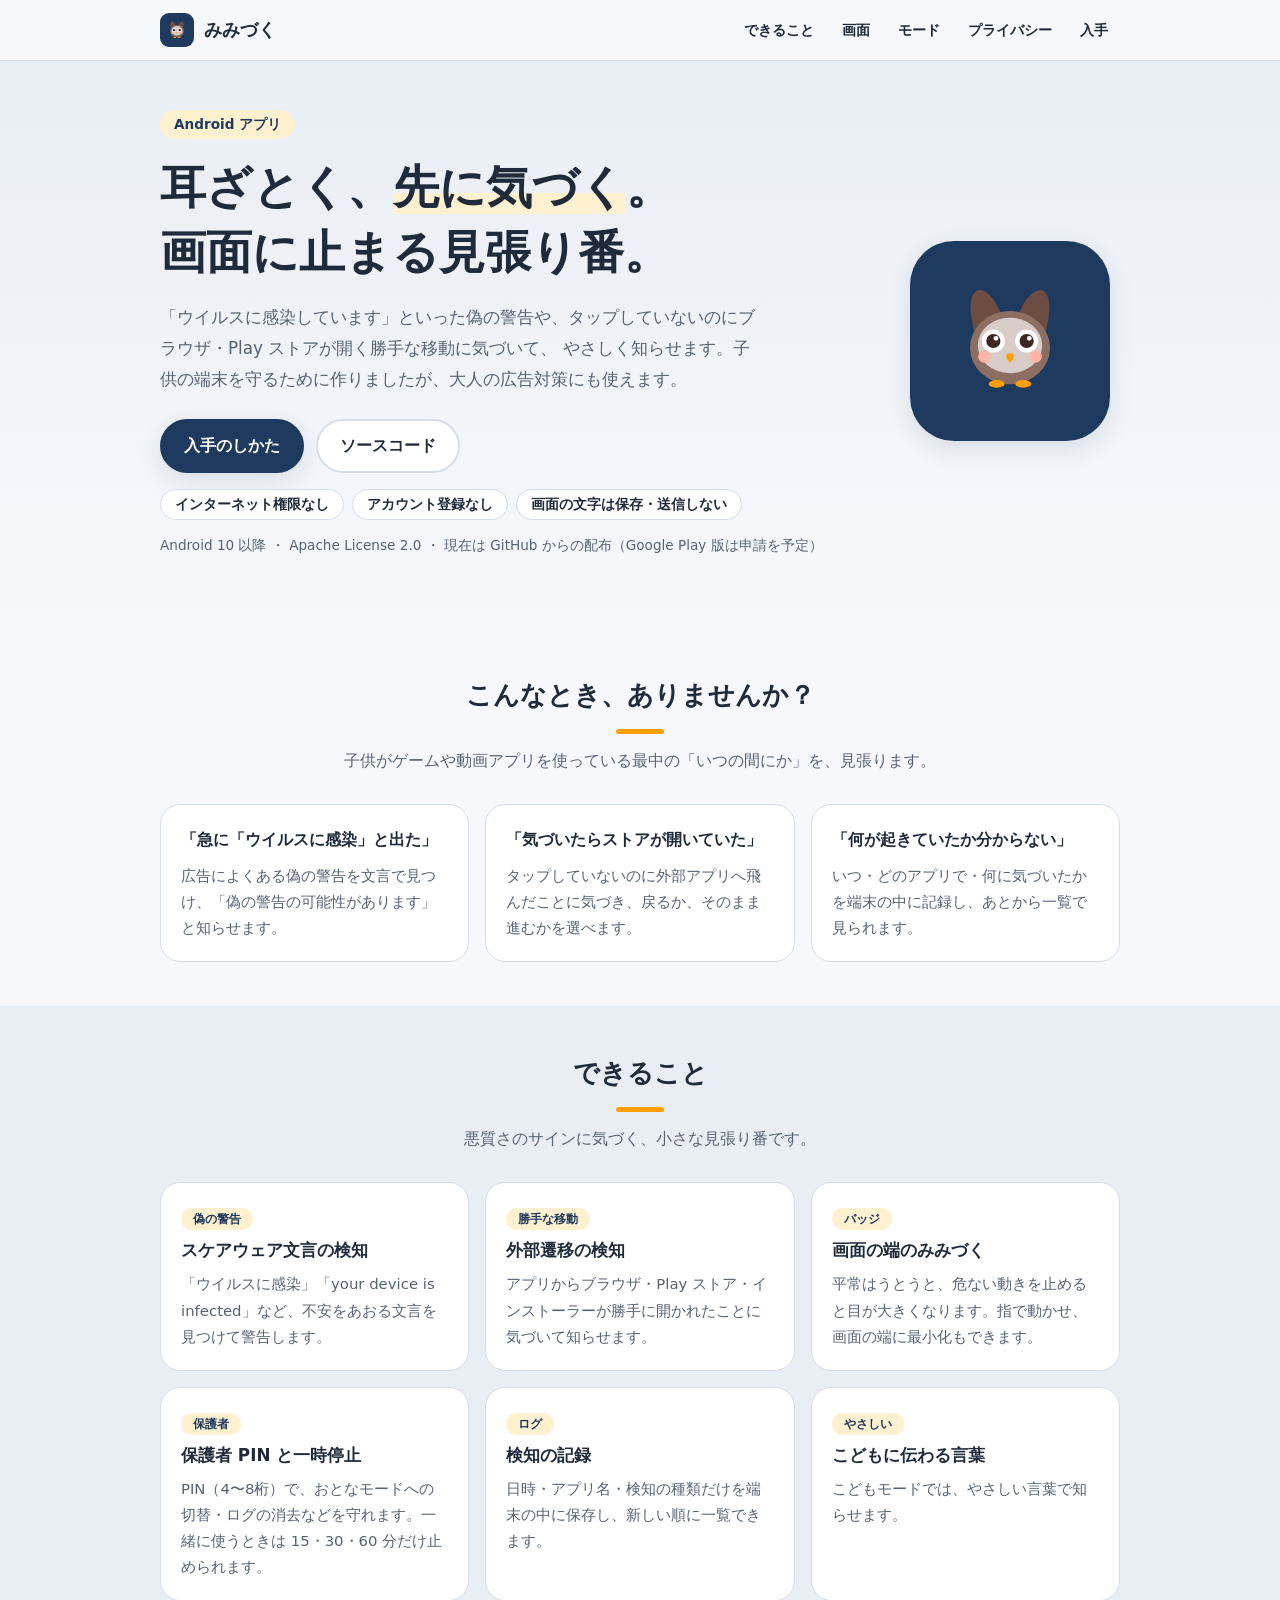
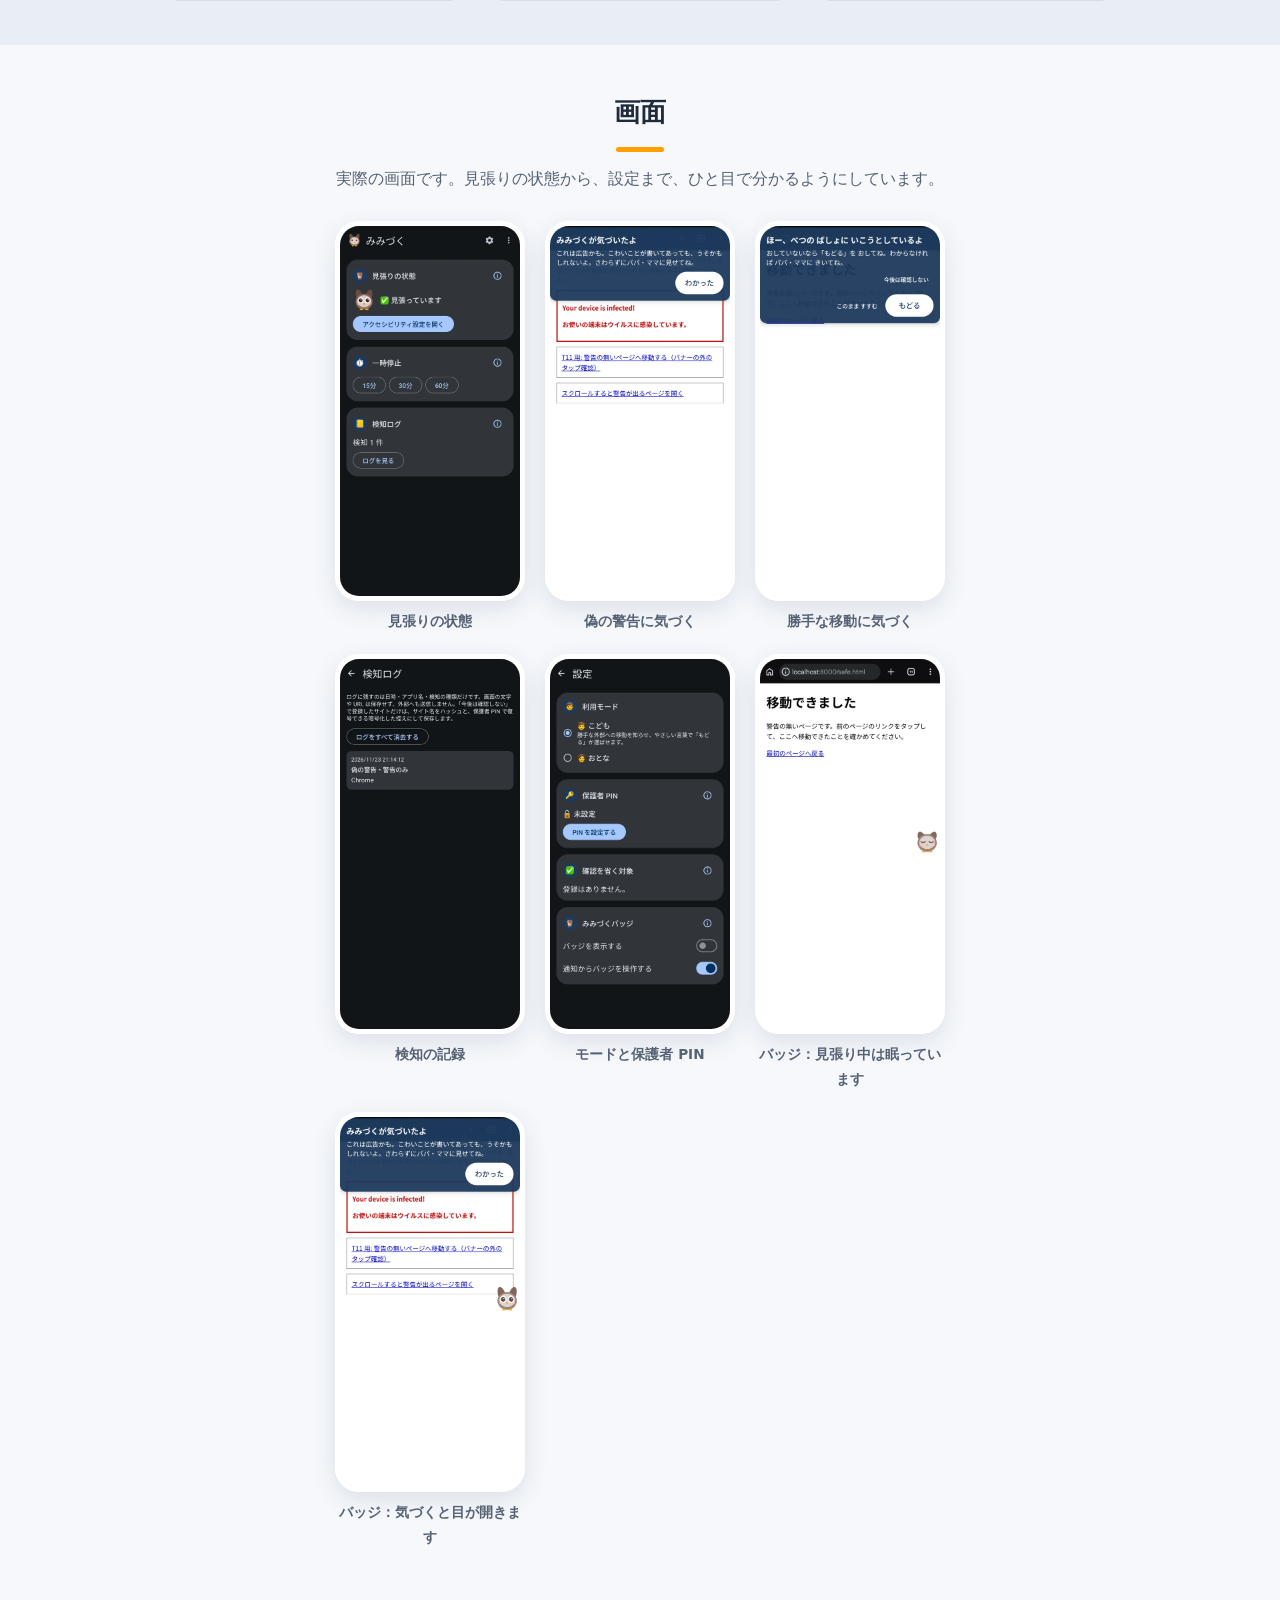
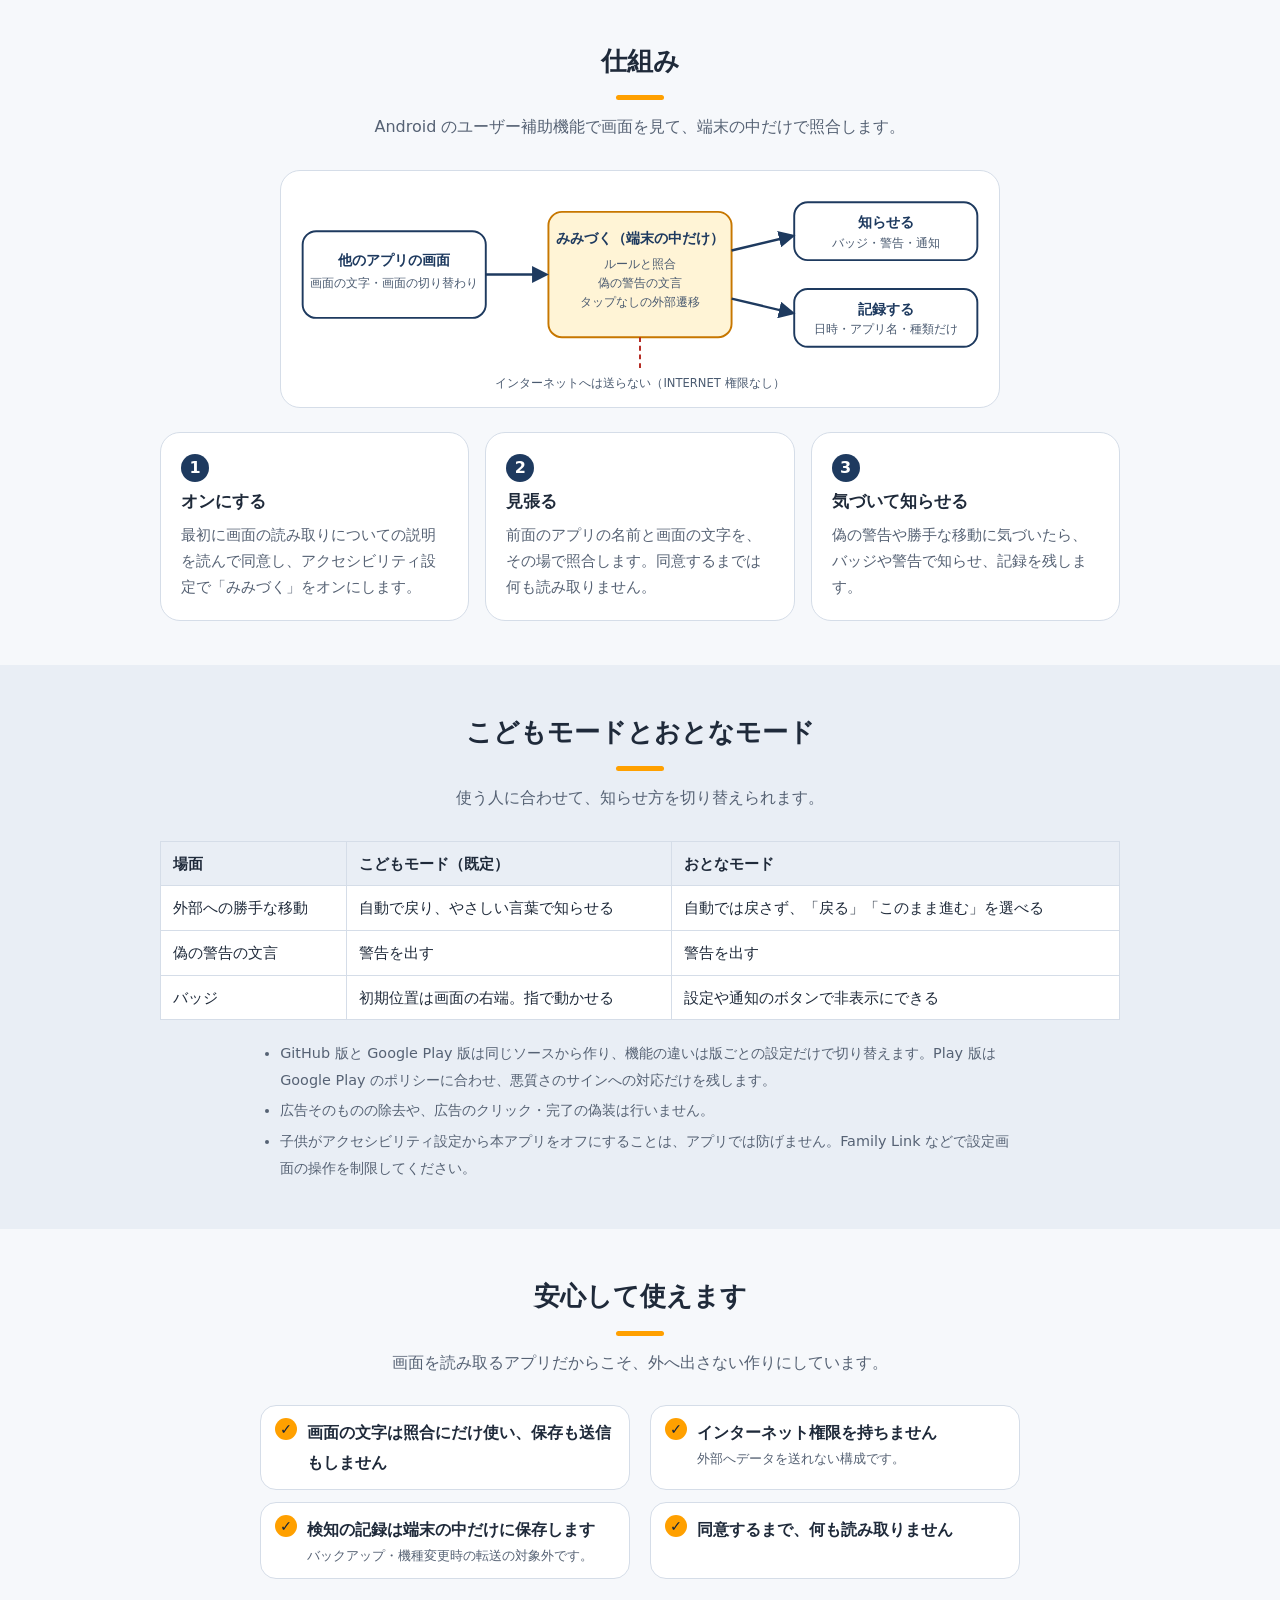
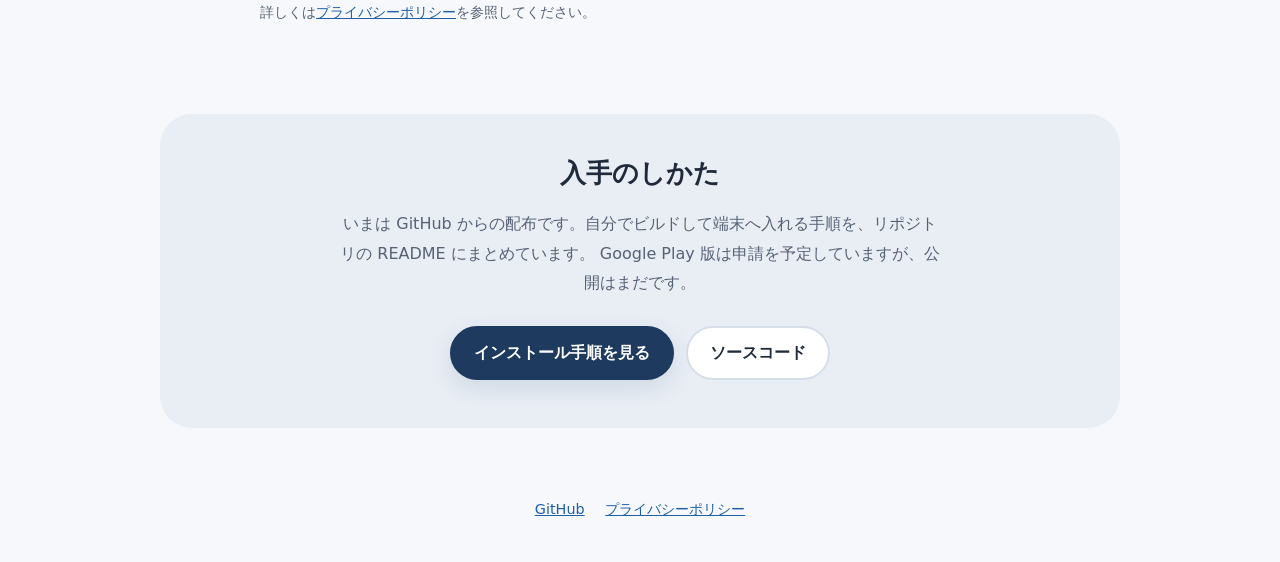
<file: index.html>
<!doctype html>
<!--
  みみづくの紹介ページ。公開の手順は site/README.md。
  外部フォント・外部スクリプト・アクセス解析は読み込まない（閲覧者の情報を第三者へ送らないため）。
-->
<html lang="ja">
<head>
  <meta charset="utf-8">
  <meta name="viewport" content="width=device-width, initial-scale=1">
  <title>みみづく — 偽の警告・勝手な移動に気づく見張り番</title>
  <meta name="description" content="「ウイルスに感染」などの偽の警告や、広告による勝手なブラウザ・ストアへの移動に気づいて知らせる Android アプリ。子供の端末を守るために作りました。">
  <meta name="theme-color" content="#1E3A5F">
  <meta property="og:type" content="website">
  <meta property="og:url" content="https://filderschoice.github.io/mimiduku/">
  <link rel="canonical" href="https://filderschoice.github.io/mimiduku/">
  <meta property="og:title" content="みみづく">
  <meta property="og:description" content="偽の警告や勝手な移動に気づいて知らせる、Android の見張り番。（Android）">
  <meta property="og:locale" content="ja_JP">
  <meta property="og:site_name" content="みみづく">
  <link rel="icon" href="assets/icon.svg" type="image/svg+xml">
  <link rel="stylesheet" href="style.css">
</head>
<body>
  <header class="site-header">
    <div class="container">
      <a class="brand" href="#top">
        <img src="assets/icon.svg" alt="" width="34" height="34">
        <span>みみづく</span>
      </a>
      <nav class="nav" aria-label="ページ内の移動">
        <a href="#features">できること</a>
        <a href="#screens">画面</a>
        <a href="#modes">モード</a>
        <a href="#privacy">プライバシー</a>
        <a href="#get">入手</a>
      </nav>
    </div>
  </header>

  <main id="top">
    <section class="hero">
      <div class="container hero-grid">
        <div>
          <span class="eyebrow">Android アプリ</span>
          <h1>耳ざとく、<em>先に気づく</em>。<br>画面に止まる見張り番。</h1>
          <p class="lead">
            「ウイルスに感染しています」といった偽の警告や、タップしていないのにブラウザ・Play ストアが開く勝手な移動に気づいて、
            やさしく知らせます。子供の端末を守るために作りましたが、大人の広告対策にも使えます。
          </p>
          <div class="actions">
            <a class="button primary" href="#get">入手のしかた</a>
            <a class="button" href="https://github.com/filderschoice/mimiduku">ソースコード</a>
          </div>
          <ul class="chips">
            <li>インターネット権限なし</li>
            <li>アカウント登録なし</li>
            <li>画面の文字は保存・送信しない</li>
          </ul>
          <p class="meta">Android 10 以降 ・ Apache License 2.0 ・ 現在は GitHub からの配布（Google Play 版は申請を予定）</p>
        </div>
        <img class="hero-icon" src="assets/icon.svg" alt="みみづくのアイコン。紺の背景に、くちばしの黄色い茶色のみみづく" width="200" height="200">
      </div>
    </section>

    <section id="scenes">
      <div class="container">
        <h2>こんなとき、ありませんか？</h2>
        <p class="section-lead">子供がゲームや動画アプリを使っている最中の「いつの間にか」を、見張ります。</p>
        <ul class="scenes">
          <li class="scene">
            <q>急に「ウイルスに感染」と出た</q>
            <p>広告によくある偽の警告を文言で見つけ、「偽の警告の可能性があります」と知らせます。</p>
          </li>
          <li class="scene">
            <q>気づいたらストアが開いていた</q>
            <p>タップしていないのに外部アプリへ飛んだことに気づき、戻るか、そのまま進むかを選べます。</p>
          </li>
          <li class="scene">
            <q>何が起きていたか分からない</q>
            <p>いつ・どのアプリで・何に気づいたかを端末の中に記録し、あとから一覧で見られます。</p>
          </li>
        </ul>
      </div>
    </section>

    <section id="features" class="alt">
      <div class="container">
        <h2>できること</h2>
        <p class="section-lead">悪質さのサインに気づく、小さな見張り番です。</p>
        <ul class="features">
          <li class="card">
            <span class="tag">偽の警告</span>
            <h3>スケアウェア文言の検知</h3>
            <p>「ウイルスに感染」「your device is infected」など、不安をあおる文言を見つけて警告します。</p>
          </li>
          <li class="card">
            <span class="tag">勝手な移動</span>
            <h3>外部遷移の検知</h3>
            <p>アプリからブラウザ・Play ストア・インストーラーが勝手に開かれたことに気づいて知らせます。</p>
          </li>
          <li class="card">
            <span class="tag">バッジ</span>
            <h3>画面の端のみみづく</h3>
            <p>平常はうとうと、危ない動きを止めると目が大きくなります。指で動かせ、画面の端に最小化もできます。</p>
          </li>
          <li class="card">
            <span class="tag">保護者</span>
            <h3>保護者 PIN と一時停止</h3>
            <p>PIN（4〜8桁）で、おとなモードへの切替・ログの消去などを守れます。一緒に使うときは 15・30・60 分だけ止められます。</p>
          </li>
          <li class="card">
            <span class="tag">ログ</span>
            <h3>検知の記録</h3>
            <p>日時・アプリ名・検知の種類だけを端末の中に保存し、新しい順に一覧できます。</p>
          </li>
          <li class="card">
            <span class="tag">やさしい</span>
            <h3>こどもに伝わる言葉</h3>
            <p>こどもモードでは、やさしい言葉で知らせます。</p>
          </li>
        </ul>
      </div>
    </section>

    <section id="screens">
      <div class="container">
        <h2>画面</h2>
        <p class="section-lead">実際の画面です。見張りの状態から、設定まで、ひと目で分かるようにしています。</p>
        <ul class="gallery">
          <li>
            <img class="shot" src="assets/screenshots/home.webp" alt="ホーム画面。「見張っています」の表示と、一時停止（15・30・60分）、検知ログの件数が並んでいる" width="540" height="1109" loading="lazy">
            <span>見張りの状態</span>
          </li>
          <li>
            <img class="shot" src="assets/screenshots/warn.webp" alt="ブラウザに「Your device is infected!」と出ているテストページの上に、みみづくの「気づいたよ」の警告が重なっている" width="540" height="1109" loading="lazy">
            <span>偽の警告に気づく</span>
          </li>
          <li>
            <img class="shot" src="assets/screenshots/external.webp" alt="ブラウザが勝手に開いたときの確認。「ほー、べつの ばしょに いこうとしているよ」と出て、「もどる」「このまま すすむ」「今後は確認しない」を選べる" width="540" height="1109" loading="lazy">
            <span>勝手な移動に気づく</span>
          </li>
          <li>
            <img class="shot" src="assets/screenshots/log.webp" alt="検知ログの画面。日時と「偽の警告・警告のみ」と、検知したアプリ名が1件並んでいる" width="540" height="1109" loading="lazy">
            <span>検知の記録</span>
          </li>
          <li>
            <img class="shot" src="assets/screenshots/settings.webp" alt="設定の画面。利用モード（こども・おとな）、保護者 PIN、確認を省く対象、バッジの設定がある" width="540" height="1109" loading="lazy">
            <span>モードと保護者 PIN</span>
          </li>
          <li>
            <img class="shot" src="assets/screenshots/badge-idle.webp" alt="ブラウザの画面の右の端に、目を閉じて眠っているみみづくのバッジが出ている" width="540" height="1109" loading="lazy">
            <span>バッジ：見張り中は眠っています</span>
          </li>
          <li>
            <img class="shot" src="assets/screenshots/badge-alert.webp" alt="警告を検知した直後。警告の上に重なる「気づいたよ」の案内と、目を開いたみみづくのバッジ" width="540" height="1109" loading="lazy">
            <span>バッジ：気づくと目が開きます</span>
          </li>
        </ul>
      </div>
    </section>

    <section id="how">
      <div class="container">
        <h2>仕組み</h2>
        <p class="section-lead">Android のユーザー補助機能で画面を見て、端末の中だけで照合します。</p>
        <img class="diagram" src="assets/how-it-works.svg" alt="仕組みの図解（実画面ではありません）。他のアプリの画面の文字と切り替わりを、端末の中でみみづくがルールと照合し、バッジ・警告・通知で知らせ、検知の記録を端末の中に残す。インターネットへは送らない" width="720" height="220">
        <ol class="steps">
          <li><h3>オンにする</h3><p>最初に画面の読み取りについての説明を読んで同意し、アクセシビリティ設定で「みみづく」をオンにします。</p></li>
          <li><h3>見張る</h3><p>前面のアプリの名前と画面の文字を、その場で照合します。同意するまでは何も読み取りません。</p></li>
          <li><h3>気づいて知らせる</h3><p>偽の警告や勝手な移動に気づいたら、バッジや警告で知らせ、記録を残します。</p></li>
        </ol>
      </div>
    </section>

    <section id="modes" class="alt">
      <div class="container">
        <h2>こどもモードとおとなモード</h2>
        <p class="section-lead">使う人に合わせて、知らせ方を切り替えられます。</p>
        <div class="table-wrap">
          <table>
            <thead><tr><th>場面</th><th>こどもモード（既定）</th><th>おとなモード</th></tr></thead>
            <tbody>
              <tr><td>外部への勝手な移動</td><td>自動で戻り、やさしい言葉で知らせる</td><td>自動では戻さず、「戻る」「このまま進む」を選べる</td></tr>
              <tr><td>偽の警告の文言</td><td>警告を出す</td><td>警告を出す</td></tr>
              <tr><td>バッジ</td><td>初期位置は画面の右端。指で動かせる</td><td>設定や通知のボタンで非表示にできる</td></tr>
            </tbody>
          </table>
        </div>
        <ul class="note">
          <li>GitHub 版と Google Play 版は同じソースから作り、機能の違いは版ごとの設定だけで切り替えます。Play 版は Google Play のポリシーに合わせ、悪質さのサインへの対応だけを残します。</li>
          <li>広告そのものの除去や、広告のクリック・完了の偽装は行いません。</li>
          <li>子供がアクセシビリティ設定から本アプリをオフにすることは、アプリでは防げません。Family Link などで設定画面の操作を制限してください。</li>
        </ul>
      </div>
    </section>

    <section id="privacy">
      <div class="container">
        <h2>安心して使えます</h2>
        <p class="section-lead">画面を読み取るアプリだからこそ、外へ出さない作りにしています。</p>
        <ul class="relief-list">
          <li>画面の文字は照合にだけ使い、保存も送信もしません</li>
          <li>インターネット権限を持ちません<small>外部へデータを送れない構成です。</small></li>
          <li>検知の記録は端末の中だけに保存します<small>バックアップ・機種変更時の転送の対象外です。</small></li>
          <li>同意するまで、何も読み取りません</li>
        </ul>
        <p class="note">詳しくは<a href="https://github.com/filderschoice/mimiduku/blob/main/docs/PRIVACY.md">プライバシーポリシー</a>を参照してください。</p>
      </div>
    </section>

    <section id="get" class="closing">
      <div class="container">
        <div class="closing-box">
          <h2>入手のしかた</h2>
          <p class="section-lead">
            いまは GitHub からの配布です。自分でビルドして端末へ入れる手順を、リポジトリの README にまとめています。
            Google Play 版は申請を予定していますが、公開はまだです。
          </p>
          <div class="actions">
            <a class="button primary" href="https://github.com/filderschoice/mimiduku#インストールサイドロード">インストール手順を見る</a>
            <a class="button" href="https://github.com/filderschoice/mimiduku">ソースコード</a>
          </div>
        </div>
      </div>
    </section>
  </main>

  <footer class="site-footer">
    <div class="container">
      <a href="https://github.com/filderschoice/mimiduku">GitHub</a>
      <a href="https://github.com/filderschoice/mimiduku/blob/main/docs/PRIVACY.md">プライバシーポリシー</a>
    </div>
  </footer>
</body>
</html>
</file>
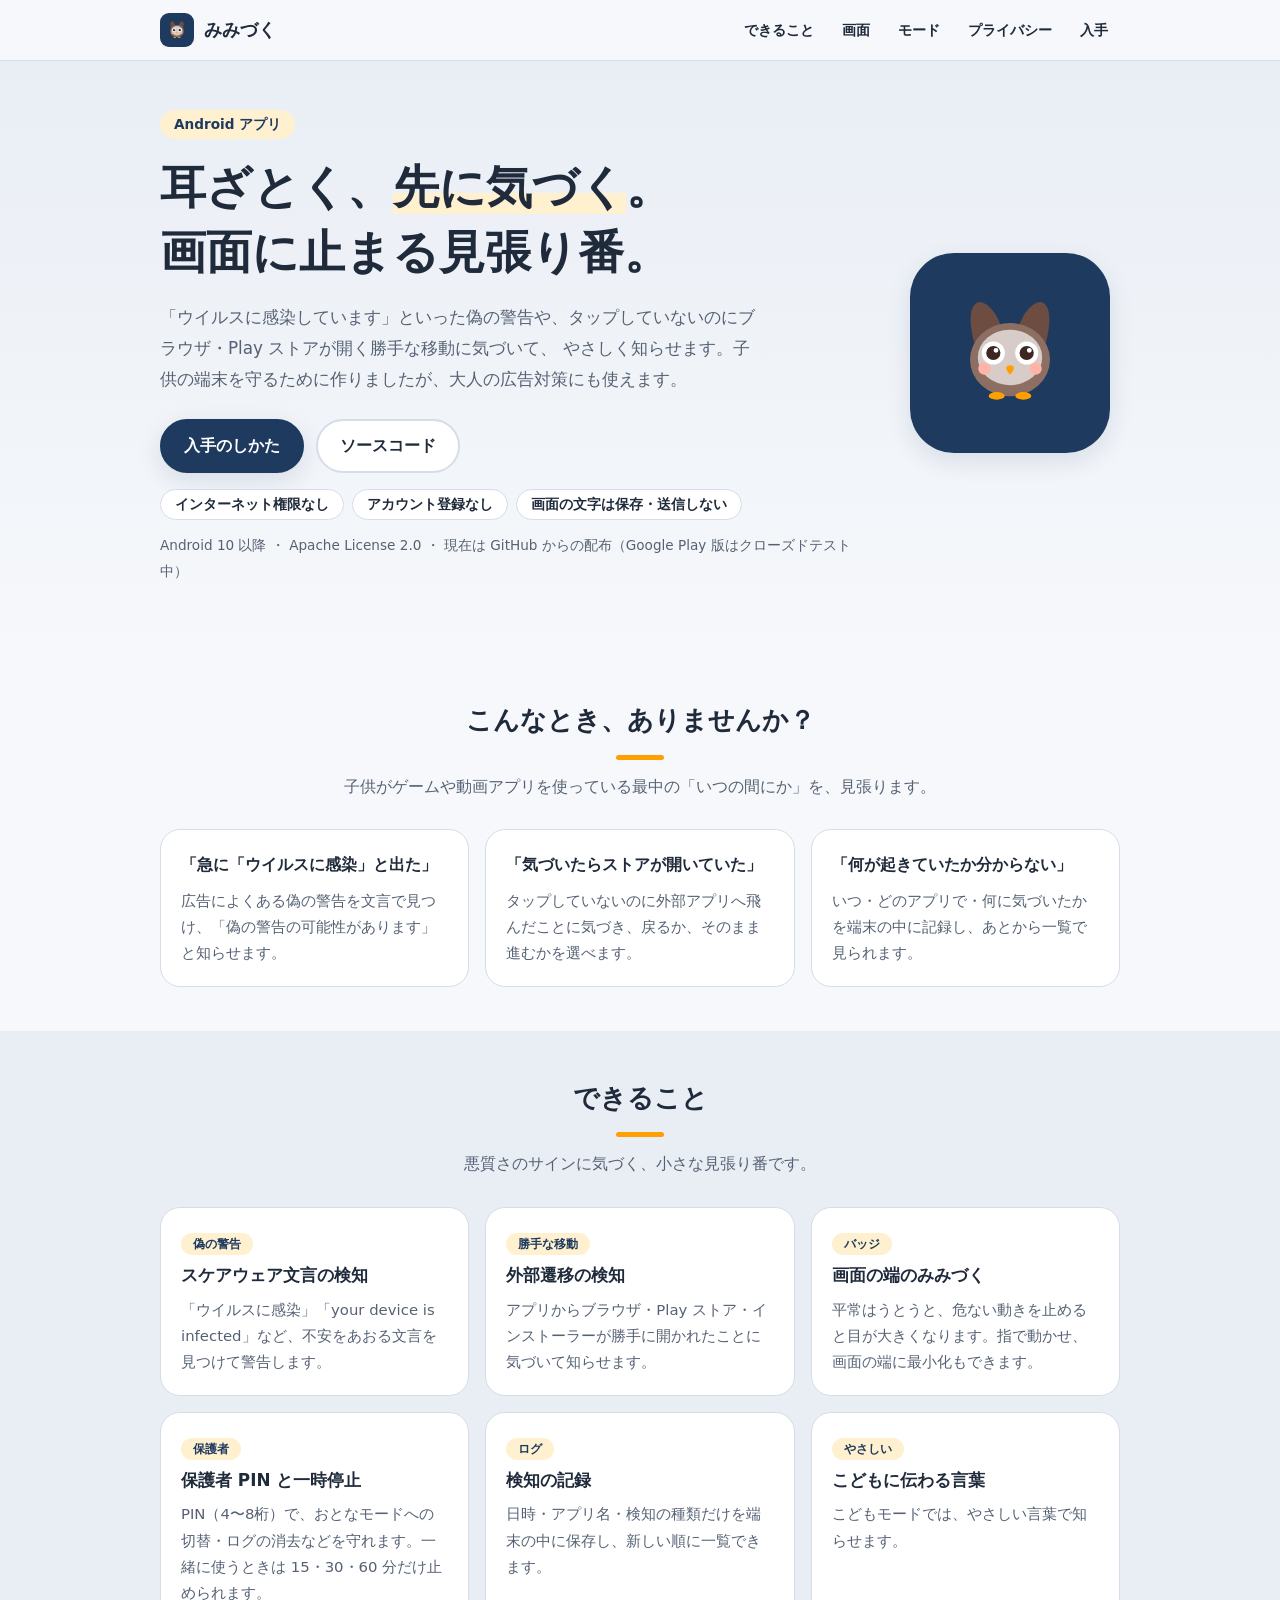
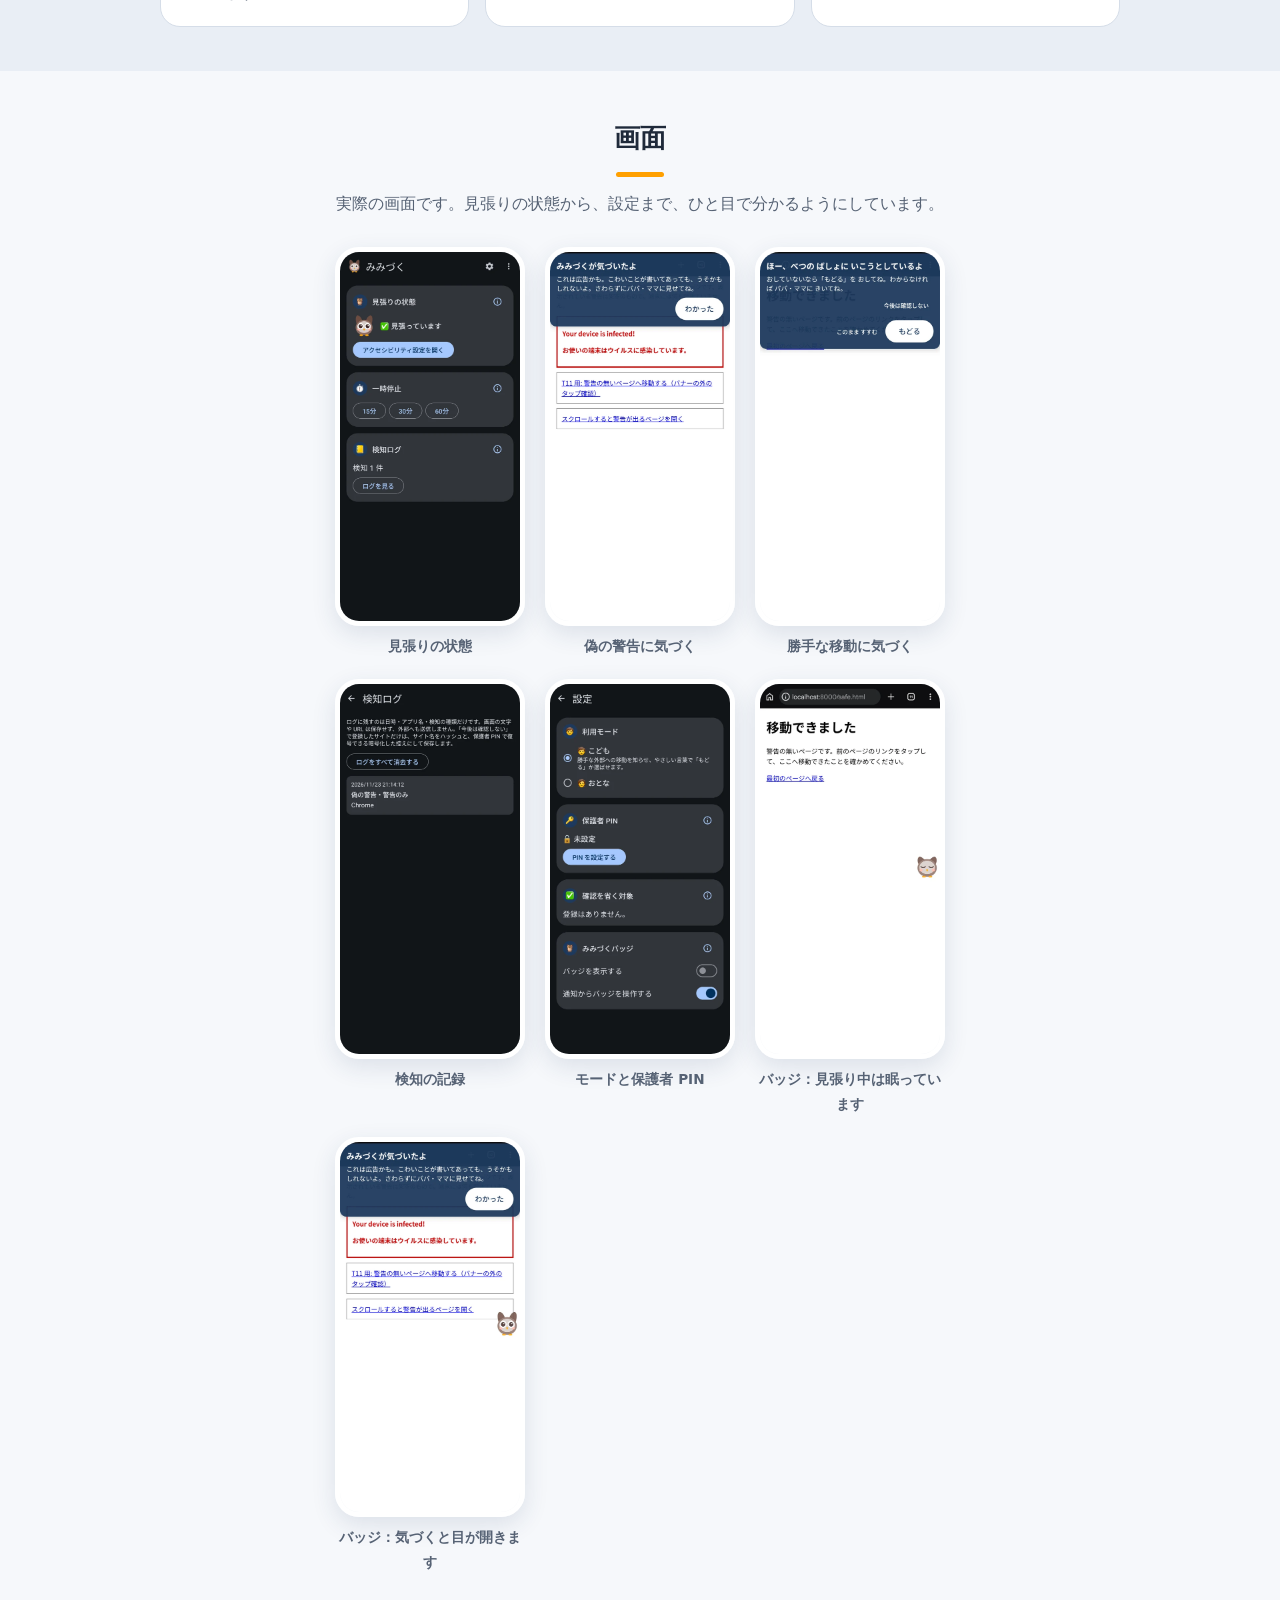
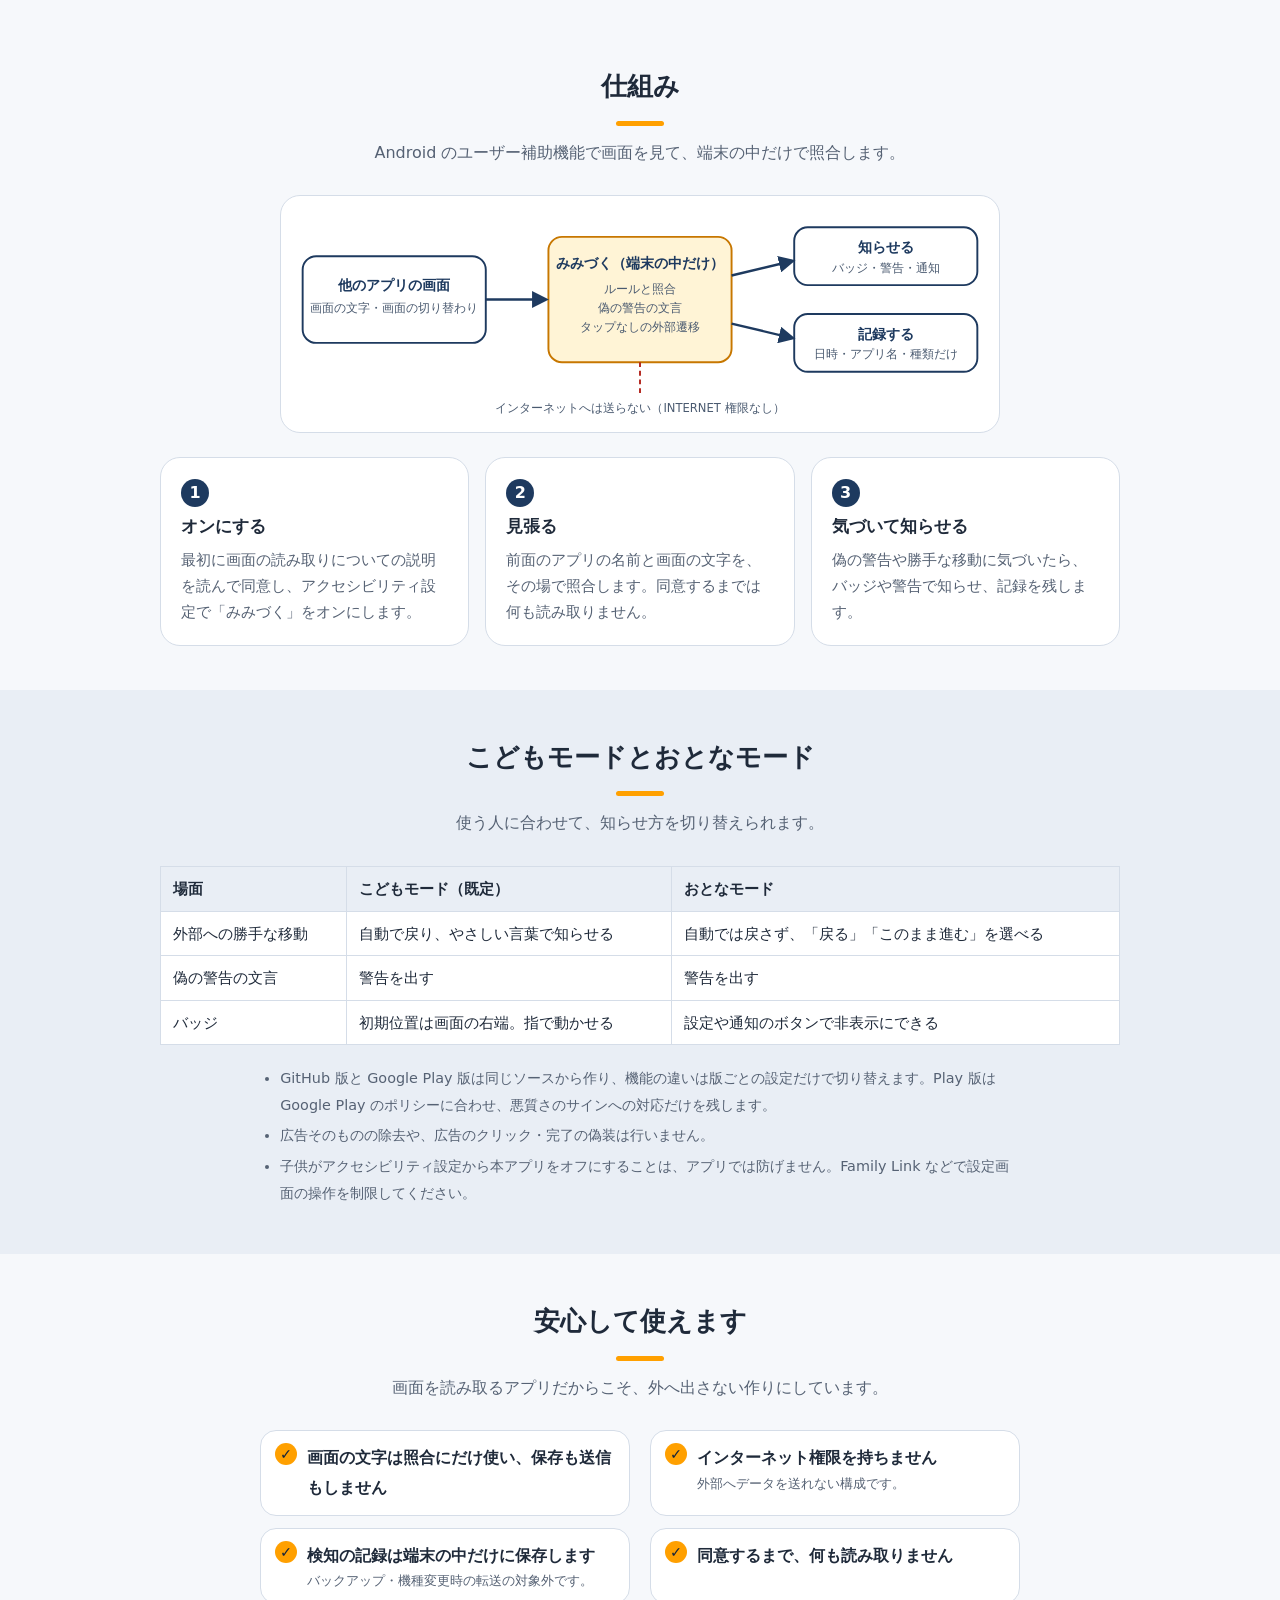
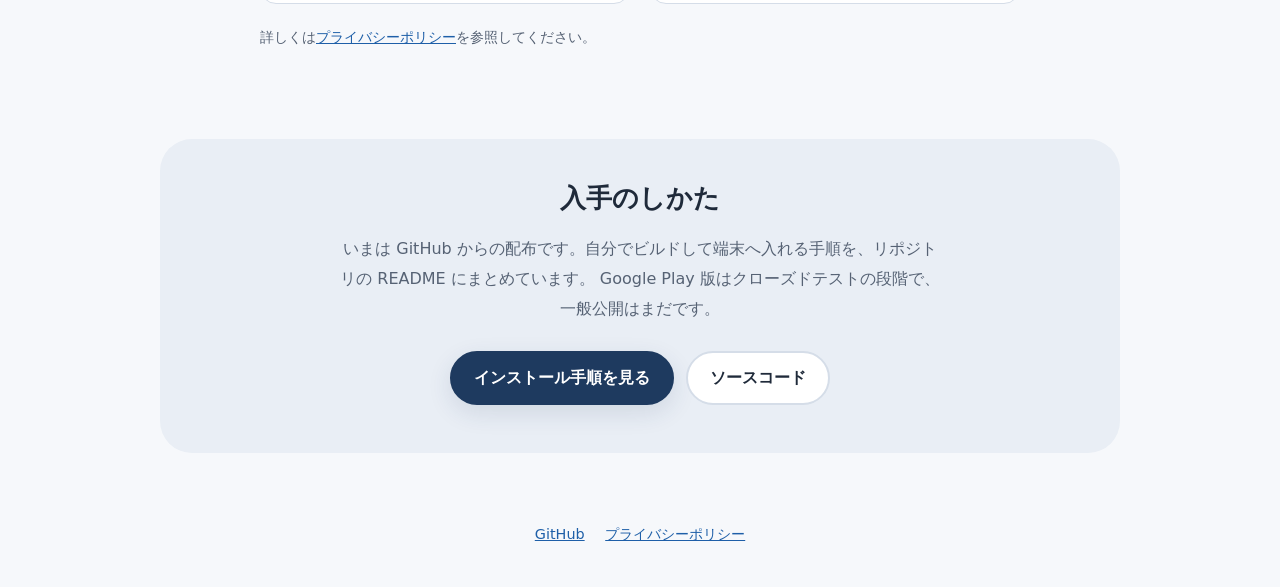
<file: site/index.html>
<!doctype html>
<!--
  みみづくの紹介ページ。公開の手順は site/README.md。
  外部フォント・外部スクリプト・アクセス解析は読み込まない（閲覧者の情報を第三者へ送らないため）。
-->
<html lang="ja">
<head>
  <meta charset="utf-8">
  <meta name="viewport" content="width=device-width, initial-scale=1">
  <title>みみづく — 偽の警告・勝手な移動に気づく見張り番</title>
  <meta name="description" content="「ウイルスに感染」などの偽の警告や、広告による勝手なブラウザ・ストアへの移動に気づいて知らせる Android アプリ。子供の端末を守るために作りました。">
  <meta name="theme-color" content="#1E3A5F">
  <meta property="og:type" content="website">
  <meta property="og:url" content="https://filderschoice.github.io/mimiduku/">
  <link rel="canonical" href="https://filderschoice.github.io/mimiduku/">
  <meta property="og:title" content="みみづく">
  <meta property="og:description" content="偽の警告や勝手な移動に気づいて知らせる、Android の見張り番。（Android）">
  <meta property="og:locale" content="ja_JP">
  <meta property="og:site_name" content="みみづく">
  <link rel="icon" href="assets/icon.svg" type="image/svg+xml">
  <link rel="stylesheet" href="style.css">
</head>
<body>
  <header class="site-header">
    <div class="container">
      <a class="brand" href="#top">
        <img src="assets/icon.svg" alt="" width="34" height="34">
        <span>みみづく</span>
      </a>
      <nav class="nav" aria-label="ページ内の移動">
        <a href="#features">できること</a>
        <a href="#screens">画面</a>
        <a href="#modes">モード</a>
        <a href="#privacy">プライバシー</a>
        <a href="#get">入手</a>
      </nav>
    </div>
  </header>

  <main id="top">
    <section class="hero">
      <div class="container hero-grid">
        <div>
          <span class="eyebrow">Android アプリ</span>
          <h1>耳ざとく、<em>先に気づく</em>。<br>画面に止まる見張り番。</h1>
          <p class="lead">
            「ウイルスに感染しています」といった偽の警告や、タップしていないのにブラウザ・Play ストアが開く勝手な移動に気づいて、
            やさしく知らせます。子供の端末を守るために作りましたが、大人の広告対策にも使えます。
          </p>
          <div class="actions">
            <a class="button primary" href="#get">入手のしかた</a>
            <a class="button" href="https://github.com/filderschoice/mimiduku">ソースコード</a>
          </div>
          <ul class="chips">
            <li>インターネット権限なし</li>
            <li>アカウント登録なし</li>
            <li>画面の文字は保存・送信しない</li>
          </ul>
          <p class="meta">Android 10 以降 ・ Apache License 2.0 ・ 現在は GitHub からの配布（Google Play 版はクローズドテスト中）</p>
        </div>
        <img class="hero-icon" src="assets/icon.svg" alt="みみづくのアイコン。紺の背景に、くちばしの黄色い茶色のみみづく" width="200" height="200">
      </div>
    </section>

    <section id="scenes">
      <div class="container">
        <h2>こんなとき、ありませんか？</h2>
        <p class="section-lead">子供がゲームや動画アプリを使っている最中の「いつの間にか」を、見張ります。</p>
        <ul class="scenes">
          <li class="scene">
            <q>急に「ウイルスに感染」と出た</q>
            <p>広告によくある偽の警告を文言で見つけ、「偽の警告の可能性があります」と知らせます。</p>
          </li>
          <li class="scene">
            <q>気づいたらストアが開いていた</q>
            <p>タップしていないのに外部アプリへ飛んだことに気づき、戻るか、そのまま進むかを選べます。</p>
          </li>
          <li class="scene">
            <q>何が起きていたか分からない</q>
            <p>いつ・どのアプリで・何に気づいたかを端末の中に記録し、あとから一覧で見られます。</p>
          </li>
        </ul>
      </div>
    </section>

    <section id="features" class="alt">
      <div class="container">
        <h2>できること</h2>
        <p class="section-lead">悪質さのサインに気づく、小さな見張り番です。</p>
        <ul class="features">
          <li class="card">
            <span class="tag">偽の警告</span>
            <h3>スケアウェア文言の検知</h3>
            <p>「ウイルスに感染」「your device is infected」など、不安をあおる文言を見つけて警告します。</p>
          </li>
          <li class="card">
            <span class="tag">勝手な移動</span>
            <h3>外部遷移の検知</h3>
            <p>アプリからブラウザ・Play ストア・インストーラーが勝手に開かれたことに気づいて知らせます。</p>
          </li>
          <li class="card">
            <span class="tag">バッジ</span>
            <h3>画面の端のみみづく</h3>
            <p>平常はうとうと、危ない動きを止めると目が大きくなります。指で動かせ、画面の端に最小化もできます。</p>
          </li>
          <li class="card">
            <span class="tag">保護者</span>
            <h3>保護者 PIN と一時停止</h3>
            <p>PIN（4〜8桁）で、おとなモードへの切替・ログの消去などを守れます。一緒に使うときは 15・30・60 分だけ止められます。</p>
          </li>
          <li class="card">
            <span class="tag">ログ</span>
            <h3>検知の記録</h3>
            <p>日時・アプリ名・検知の種類だけを端末の中に保存し、新しい順に一覧できます。</p>
          </li>
          <li class="card">
            <span class="tag">やさしい</span>
            <h3>こどもに伝わる言葉</h3>
            <p>こどもモードでは、やさしい言葉で知らせます。</p>
          </li>
        </ul>
      </div>
    </section>

    <section id="screens">
      <div class="container">
        <h2>画面</h2>
        <p class="section-lead">実際の画面です。見張りの状態から、設定まで、ひと目で分かるようにしています。</p>
        <ul class="gallery">
          <li>
            <img class="shot" src="assets/screenshots/home.webp" alt="ホーム画面。「見張っています」の表示と、一時停止（15・30・60分）、検知ログの件数が並んでいる" width="540" height="1109" loading="lazy">
            <span>見張りの状態</span>
          </li>
          <li>
            <img class="shot" src="assets/screenshots/warn.webp" alt="ブラウザに「Your device is infected!」と出ているテストページの上に、みみづくの「気づいたよ」の警告が重なっている" width="540" height="1109" loading="lazy">
            <span>偽の警告に気づく</span>
          </li>
          <li>
            <img class="shot" src="assets/screenshots/external.webp" alt="ブラウザが勝手に開いたときの確認。「ほー、べつの ばしょに いこうとしているよ」と出て、「もどる」「このまま すすむ」「今後は確認しない」を選べる" width="540" height="1109" loading="lazy">
            <span>勝手な移動に気づく</span>
          </li>
          <li>
            <img class="shot" src="assets/screenshots/log.webp" alt="検知ログの画面。日時と「偽の警告・警告のみ」と、検知したアプリ名が1件並んでいる" width="540" height="1109" loading="lazy">
            <span>検知の記録</span>
          </li>
          <li>
            <img class="shot" src="assets/screenshots/settings.webp" alt="設定の画面。利用モード（こども・おとな）、保護者 PIN、確認を省く対象、バッジの設定がある" width="540" height="1109" loading="lazy">
            <span>モードと保護者 PIN</span>
          </li>
          <li>
            <img class="shot" src="assets/screenshots/badge-idle.webp" alt="ブラウザの画面の右の端に、目を閉じて眠っているみみづくのバッジが出ている" width="540" height="1109" loading="lazy">
            <span>バッジ：見張り中は眠っています</span>
          </li>
          <li>
            <img class="shot" src="assets/screenshots/badge-alert.webp" alt="警告を検知した直後。警告の上に重なる「気づいたよ」の案内と、目を開いたみみづくのバッジ" width="540" height="1109" loading="lazy">
            <span>バッジ：気づくと目が開きます</span>
          </li>
        </ul>
      </div>
    </section>

    <section id="how">
      <div class="container">
        <h2>仕組み</h2>
        <p class="section-lead">Android のユーザー補助機能で画面を見て、端末の中だけで照合します。</p>
        <img class="diagram" src="assets/how-it-works.svg" alt="仕組みの図解（実画面ではありません）。他のアプリの画面の文字と切り替わりを、端末の中でみみづくがルールと照合し、バッジ・警告・通知で知らせ、検知の記録を端末の中に残す。インターネットへは送らない" width="720" height="220">
        <ol class="steps">
          <li><h3>オンにする</h3><p>最初に画面の読み取りについての説明を読んで同意し、アクセシビリティ設定で「みみづく」をオンにします。</p></li>
          <li><h3>見張る</h3><p>前面のアプリの名前と画面の文字を、その場で照合します。同意するまでは何も読み取りません。</p></li>
          <li><h3>気づいて知らせる</h3><p>偽の警告や勝手な移動に気づいたら、バッジや警告で知らせ、記録を残します。</p></li>
        </ol>
      </div>
    </section>

    <section id="modes" class="alt">
      <div class="container">
        <h2>こどもモードとおとなモード</h2>
        <p class="section-lead">使う人に合わせて、知らせ方を切り替えられます。</p>
        <div class="table-wrap">
          <table>
            <thead><tr><th>場面</th><th>こどもモード（既定）</th><th>おとなモード</th></tr></thead>
            <tbody>
              <tr><td>外部への勝手な移動</td><td>自動で戻り、やさしい言葉で知らせる</td><td>自動では戻さず、「戻る」「このまま進む」を選べる</td></tr>
              <tr><td>偽の警告の文言</td><td>警告を出す</td><td>警告を出す</td></tr>
              <tr><td>バッジ</td><td>初期位置は画面の右端。指で動かせる</td><td>設定や通知のボタンで非表示にできる</td></tr>
            </tbody>
          </table>
        </div>
        <ul class="note">
          <li>GitHub 版と Google Play 版は同じソースから作り、機能の違いは版ごとの設定だけで切り替えます。Play 版は Google Play のポリシーに合わせ、悪質さのサインへの対応だけを残します。</li>
          <li>広告そのものの除去や、広告のクリック・完了の偽装は行いません。</li>
          <li>子供がアクセシビリティ設定から本アプリをオフにすることは、アプリでは防げません。Family Link などで設定画面の操作を制限してください。</li>
        </ul>
      </div>
    </section>

    <section id="privacy">
      <div class="container">
        <h2>安心して使えます</h2>
        <p class="section-lead">画面を読み取るアプリだからこそ、外へ出さない作りにしています。</p>
        <ul class="relief-list">
          <li>画面の文字は照合にだけ使い、保存も送信もしません</li>
          <li>インターネット権限を持ちません<small>外部へデータを送れない構成です。</small></li>
          <li>検知の記録は端末の中だけに保存します<small>バックアップ・機種変更時の転送の対象外です。</small></li>
          <li>同意するまで、何も読み取りません</li>
        </ul>
        <p class="note">詳しくは<a href="https://github.com/filderschoice/mimiduku/blob/main/docs/PRIVACY.md">プライバシーポリシー</a>を参照してください。</p>
      </div>
    </section>

    <section id="get" class="closing">
      <div class="container">
        <div class="closing-box">
          <h2>入手のしかた</h2>
          <p class="section-lead">
            いまは GitHub からの配布です。自分でビルドして端末へ入れる手順を、リポジトリの README にまとめています。
            Google Play 版はクローズドテストの段階で、一般公開はまだです。
          </p>
          <div class="actions">
            <a class="button primary" href="https://github.com/filderschoice/mimiduku#インストールサイドロード">インストール手順を見る</a>
            <a class="button" href="https://github.com/filderschoice/mimiduku">ソースコード</a>
          </div>
        </div>
      </div>
    </section>
  </main>

  <footer class="site-footer">
    <div class="container">
      <a href="https://github.com/filderschoice/mimiduku">GitHub</a>
      <a href="https://github.com/filderschoice/mimiduku/blob/main/docs/PRIVACY.md">プライバシーポリシー</a>
    </div>
  </footer>
</body>
</html>
</file>
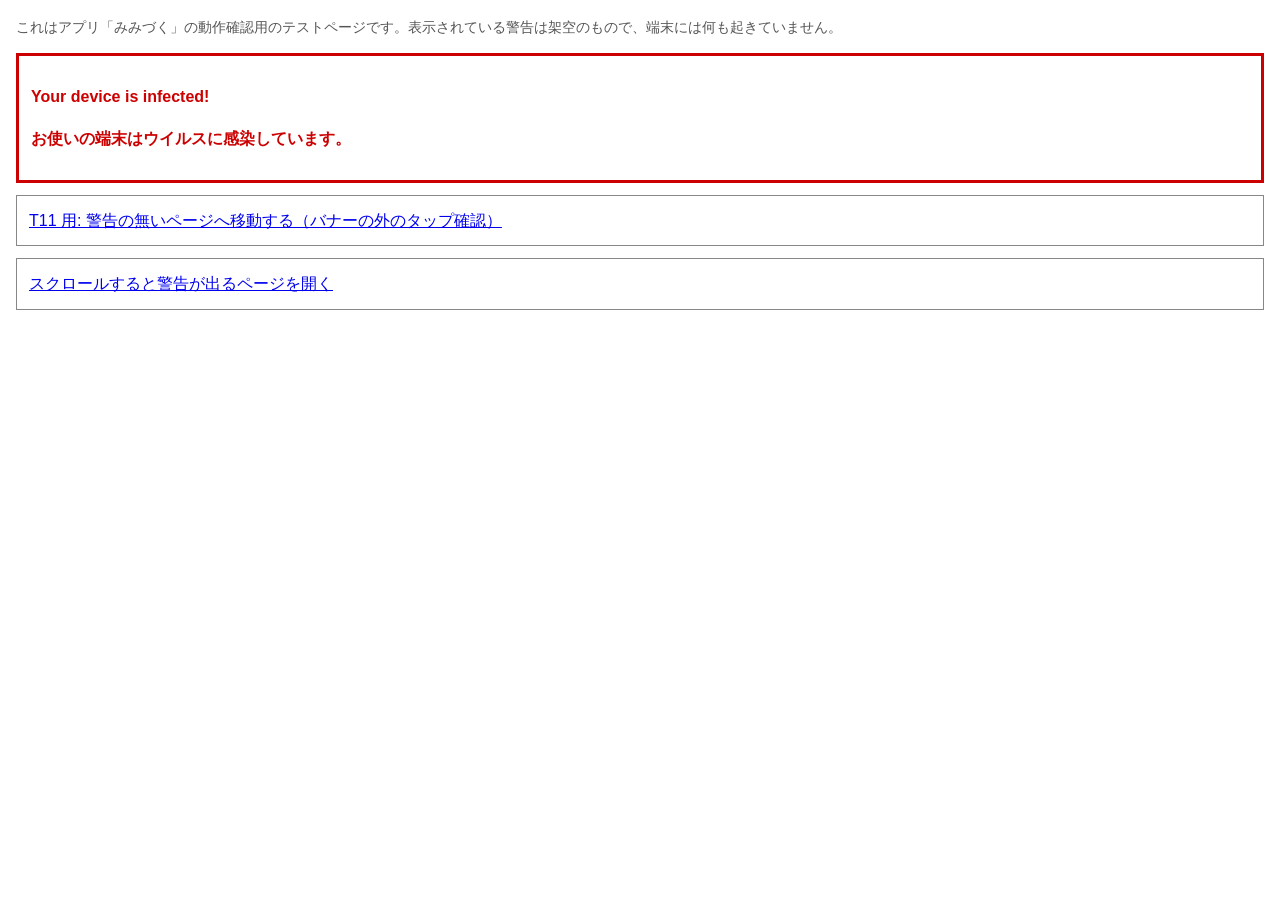
<file: tools/verification/scareware-page/index.html>
<!doctype html>
<!--
  みみづくの実機確認用のテストページ（docs/TESTING.md 2.3 の T9〜T11。BL-073）。
  - 偽の警告の文言は、検知ルール（mobile/src/main/assets/rules.json の scarewarePhrases）の照合語だけを使った架空のもの。
    実在のサイト・企業・製品の名前、ロゴ、電話番号は入れない。
  - 外部への通信をしない（外部の画像・スクリプト・フォント・リンクを置かない）。リンク先は同じフォルダのページだけ。
  - 配布物（APK）には入らない（mobile/ の外に置いている）。PC で配信して端末の Chrome から開く手順は TESTING.md 2.2。
  - 本文が警告の対象になることは ScarewarePageTest（単体テスト）で確かめている。文言を変えたらテストも見直す。
-->
<html lang="ja">
<head>
<meta charset="utf-8">
<meta name="viewport" content="width=device-width, initial-scale=1">
<title>みみづく 確認用ページ（読み込み直後）</title>
<style>
  body { font-family: sans-serif; margin: 16px; line-height: 1.6; }
  .alert { border: 3px solid #c00; padding: 12px; color: #c00; font-weight: bold; }
  .note { color: #555; font-size: 0.9em; }
  nav a { display: block; margin: 12px 0; padding: 12px; border: 1px solid #888; }
</style>
</head>
<body>
<p class="note">これはアプリ「みみづく」の動作確認用のテストページです。表示されている警告は架空のもので、端末には何も起きていません。</p>

<div class="alert">
  <p>Your device is infected!</p>
  <p>お使いの端末はウイルスに感染しています。</p>
</div>

<nav>
  <!-- T11: バナーが出ている間にこのリンクをタップし、遷移できればバナーがタップを吸収していない -->
  <a id="outside-link" href="safe.html">T11 用: 警告の無いページへ移動する（バナーの外のタップ確認）</a>
  <a href="scroll.html">スクロールすると警告が出るページを開く</a>
</nav>
</body>
</html>
</file>
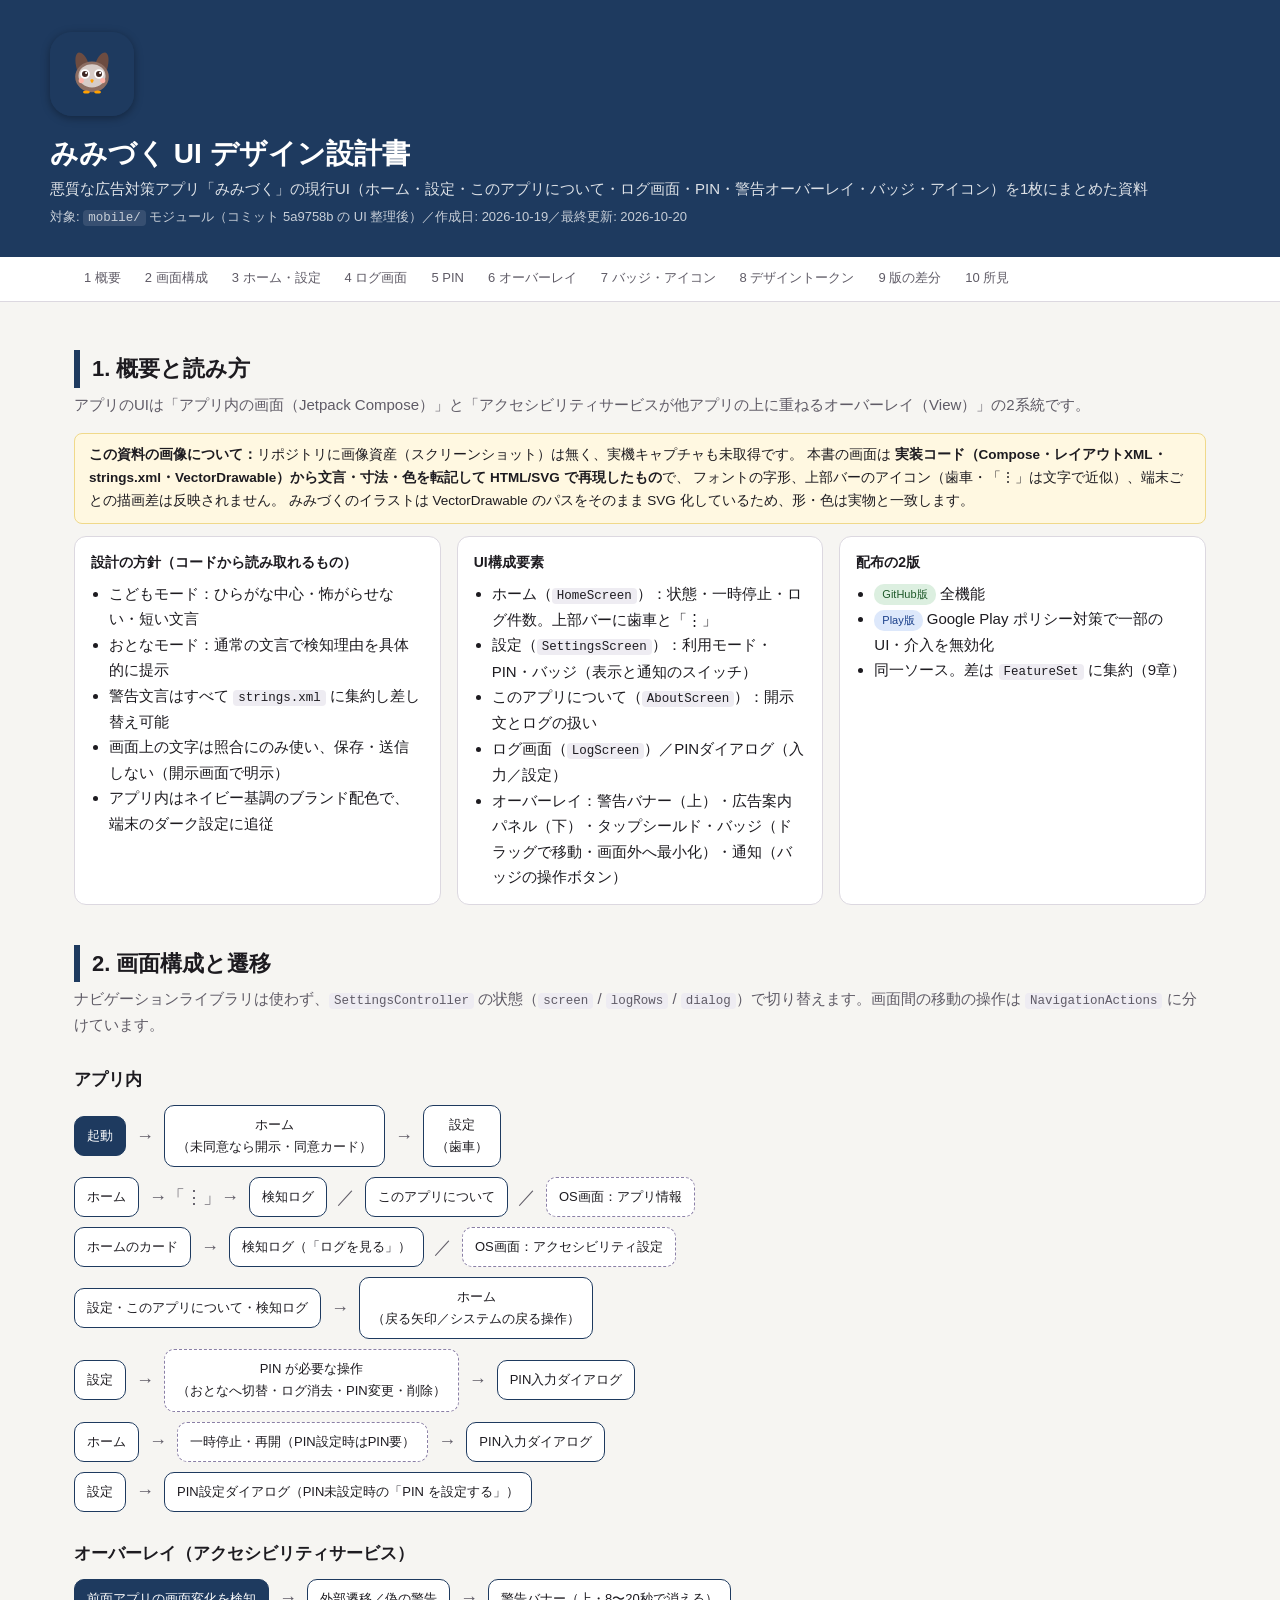
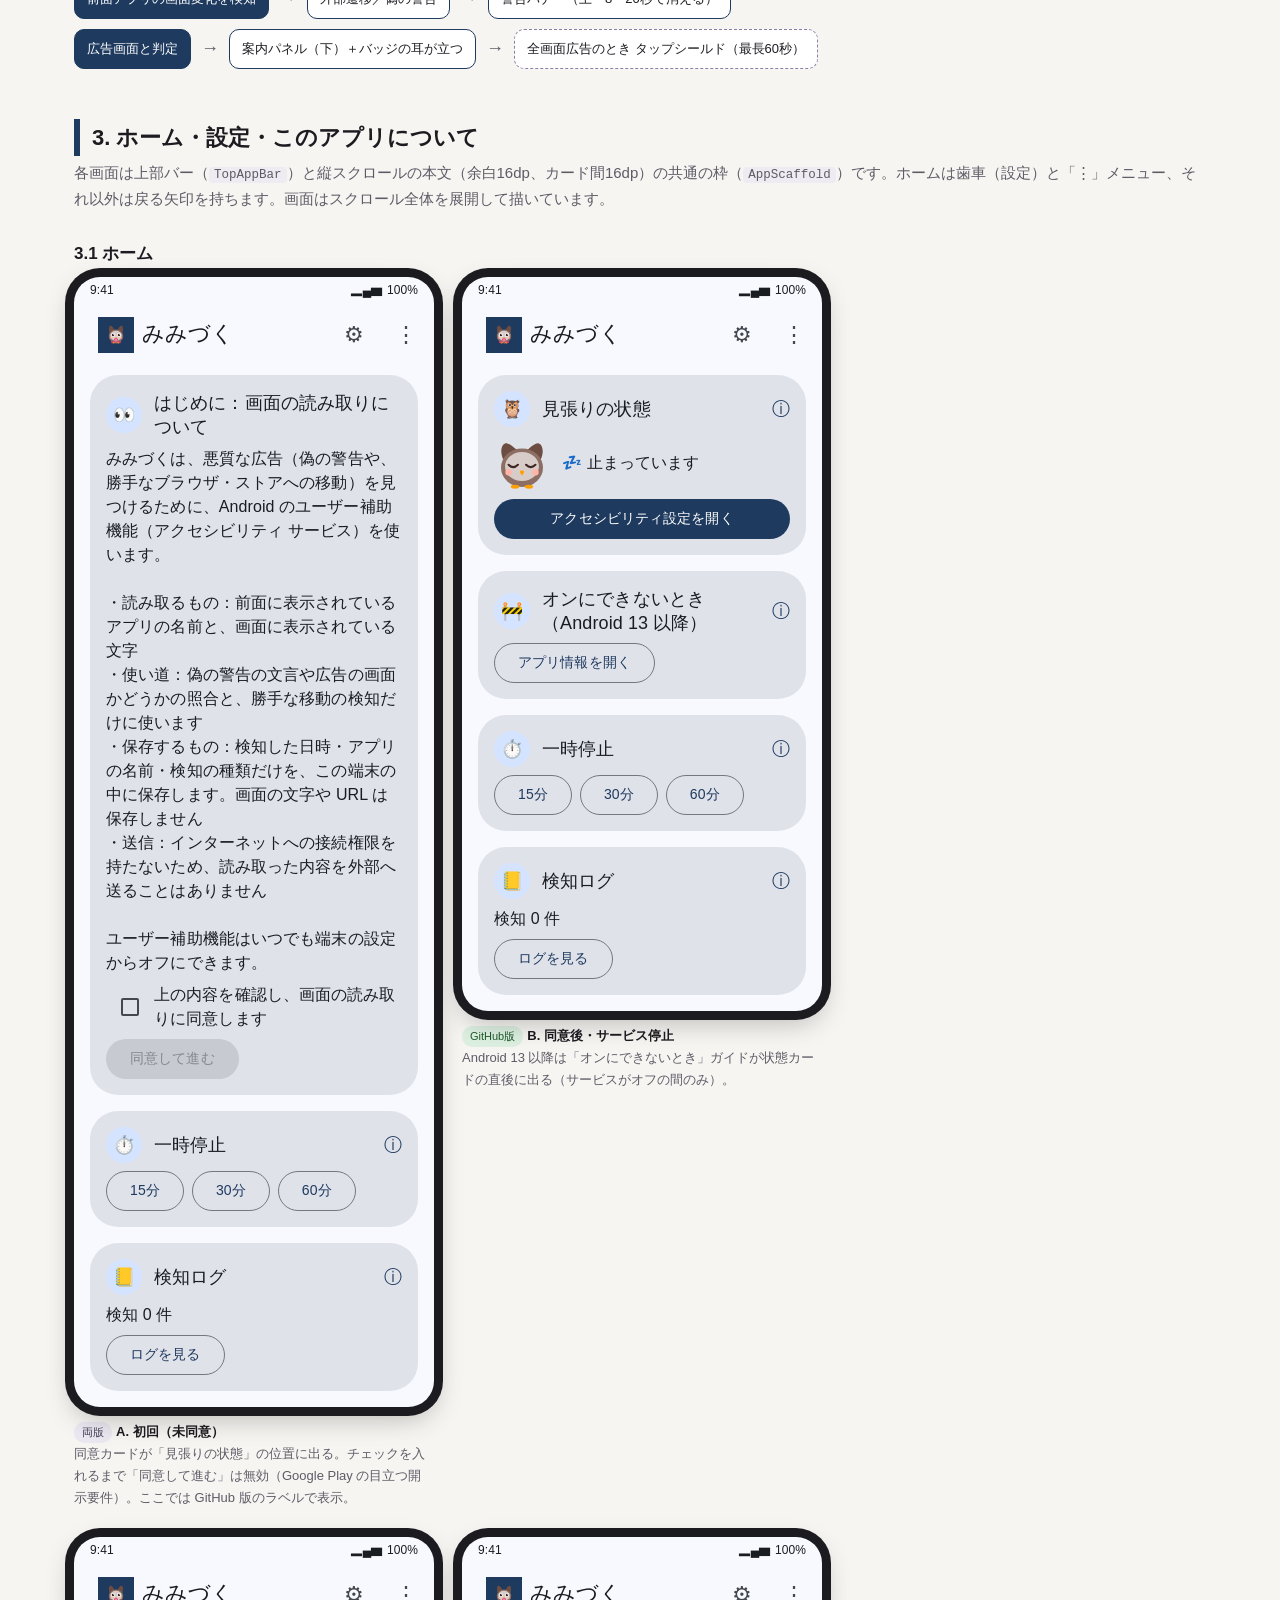
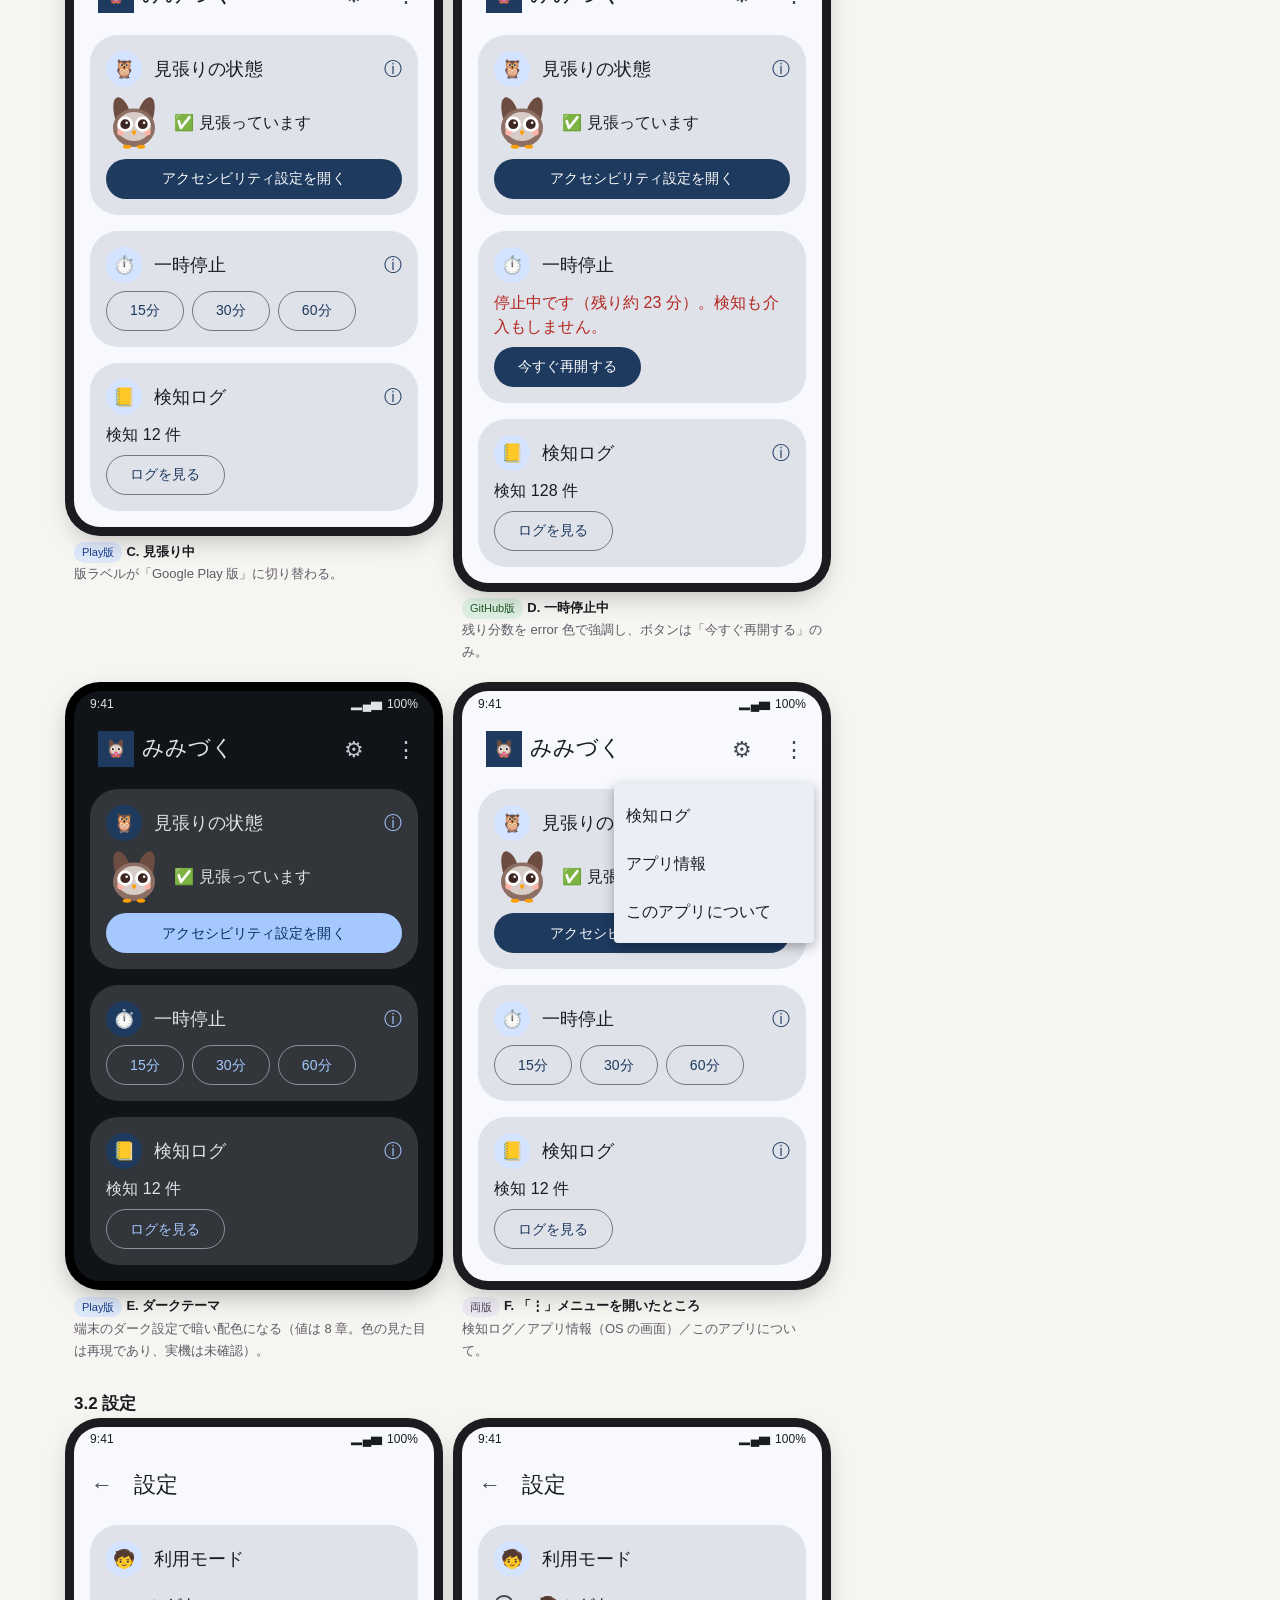
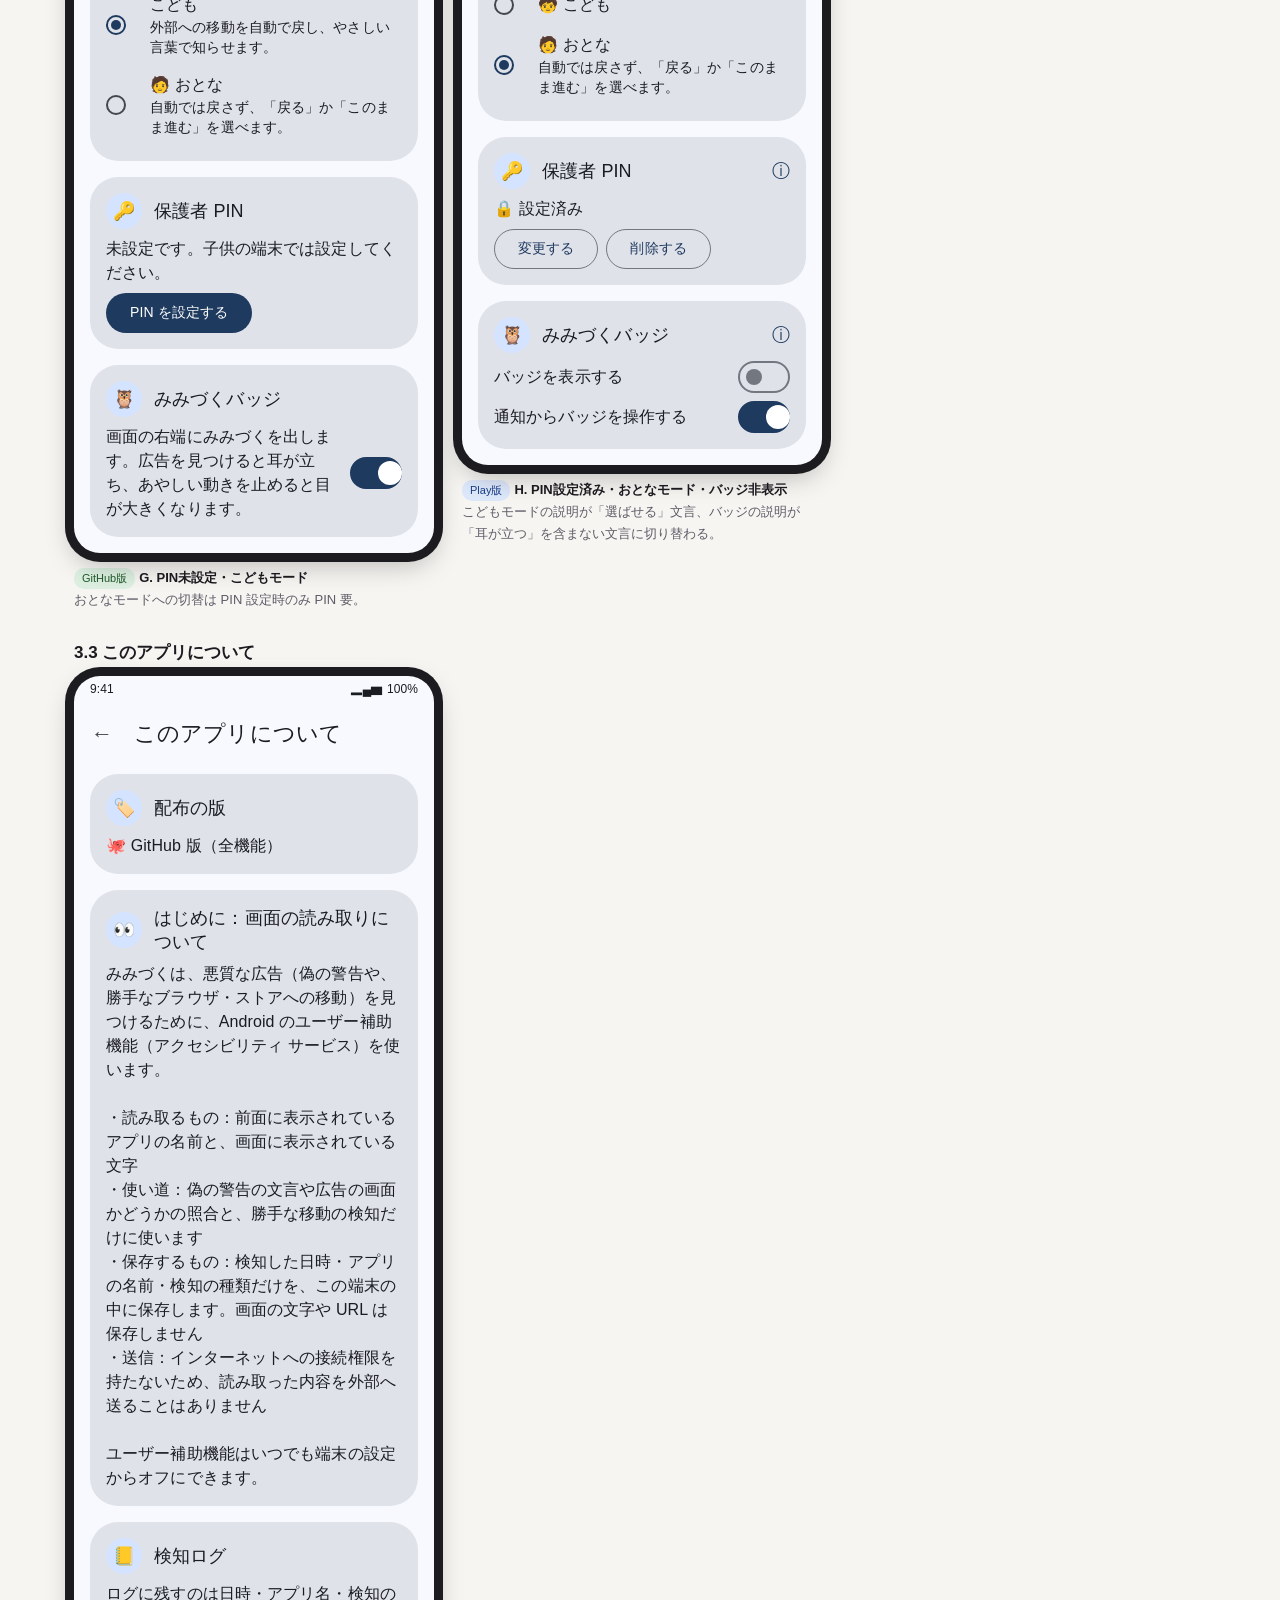
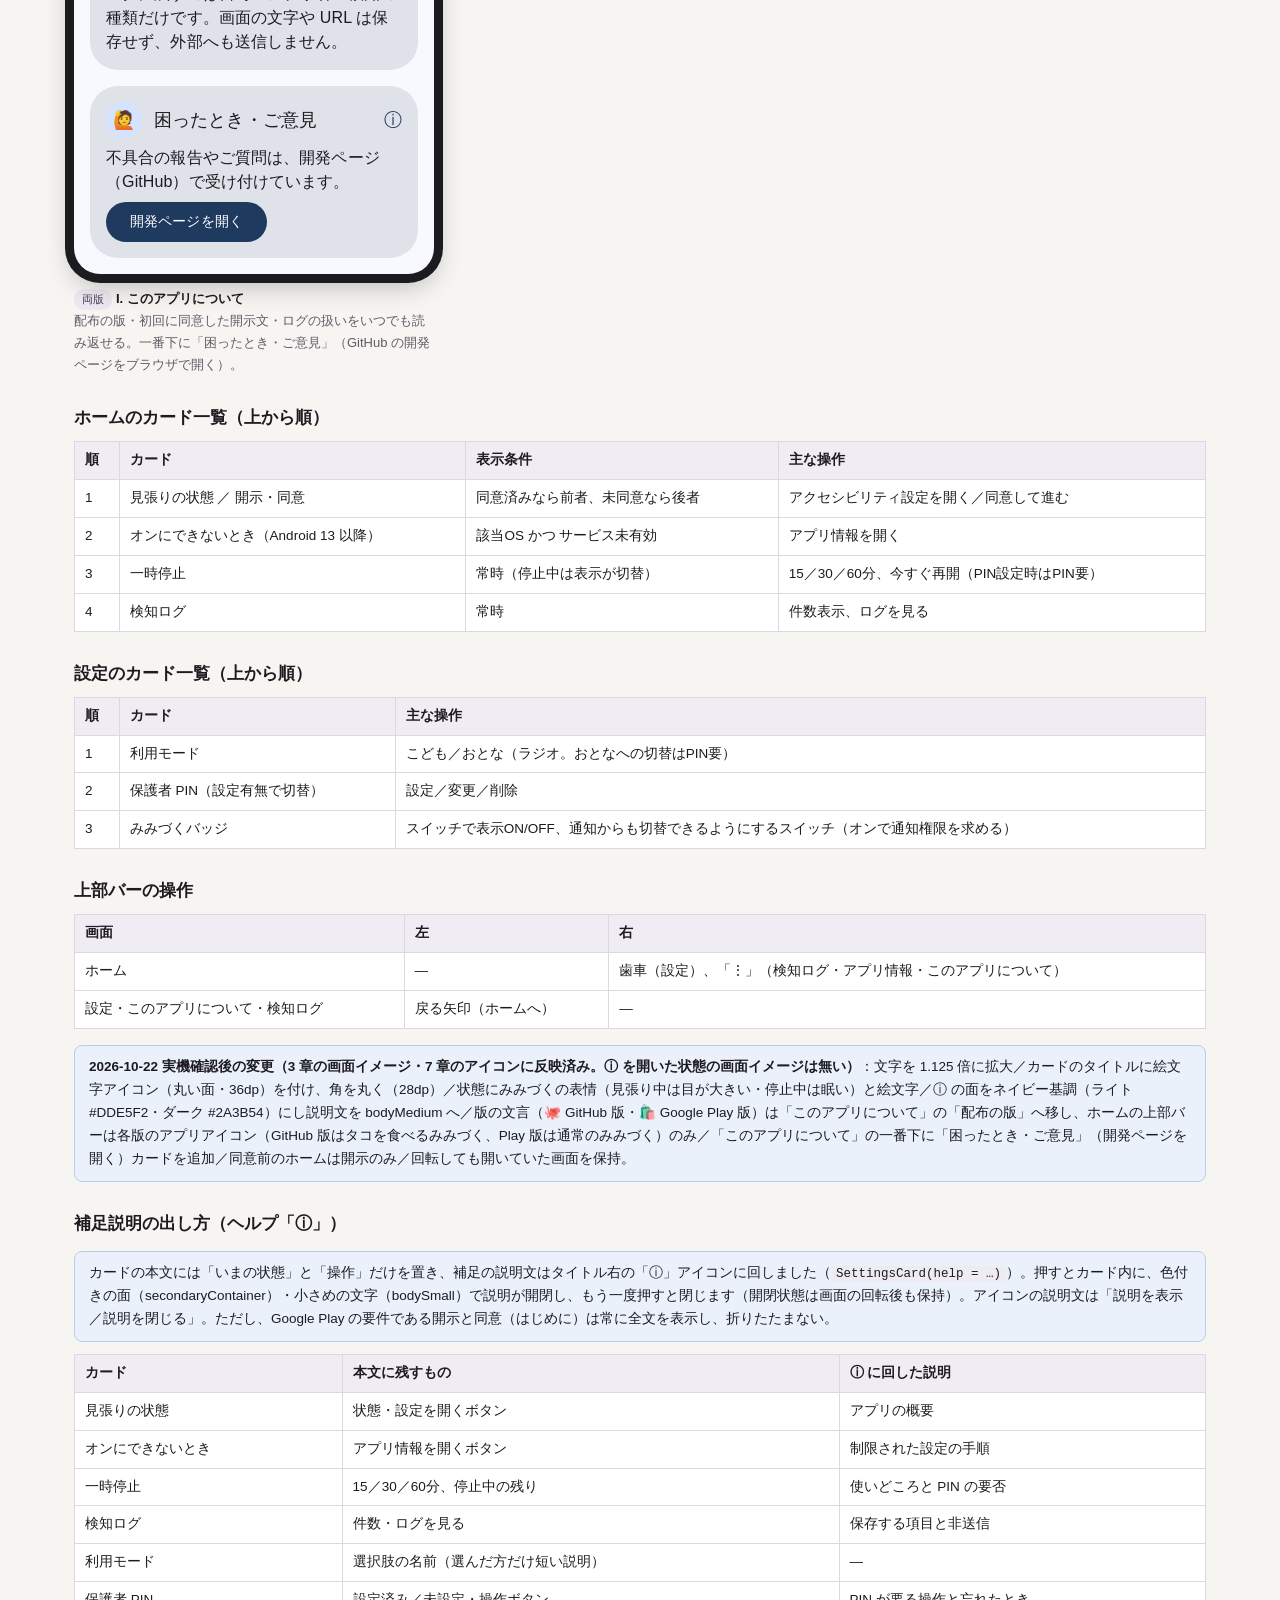
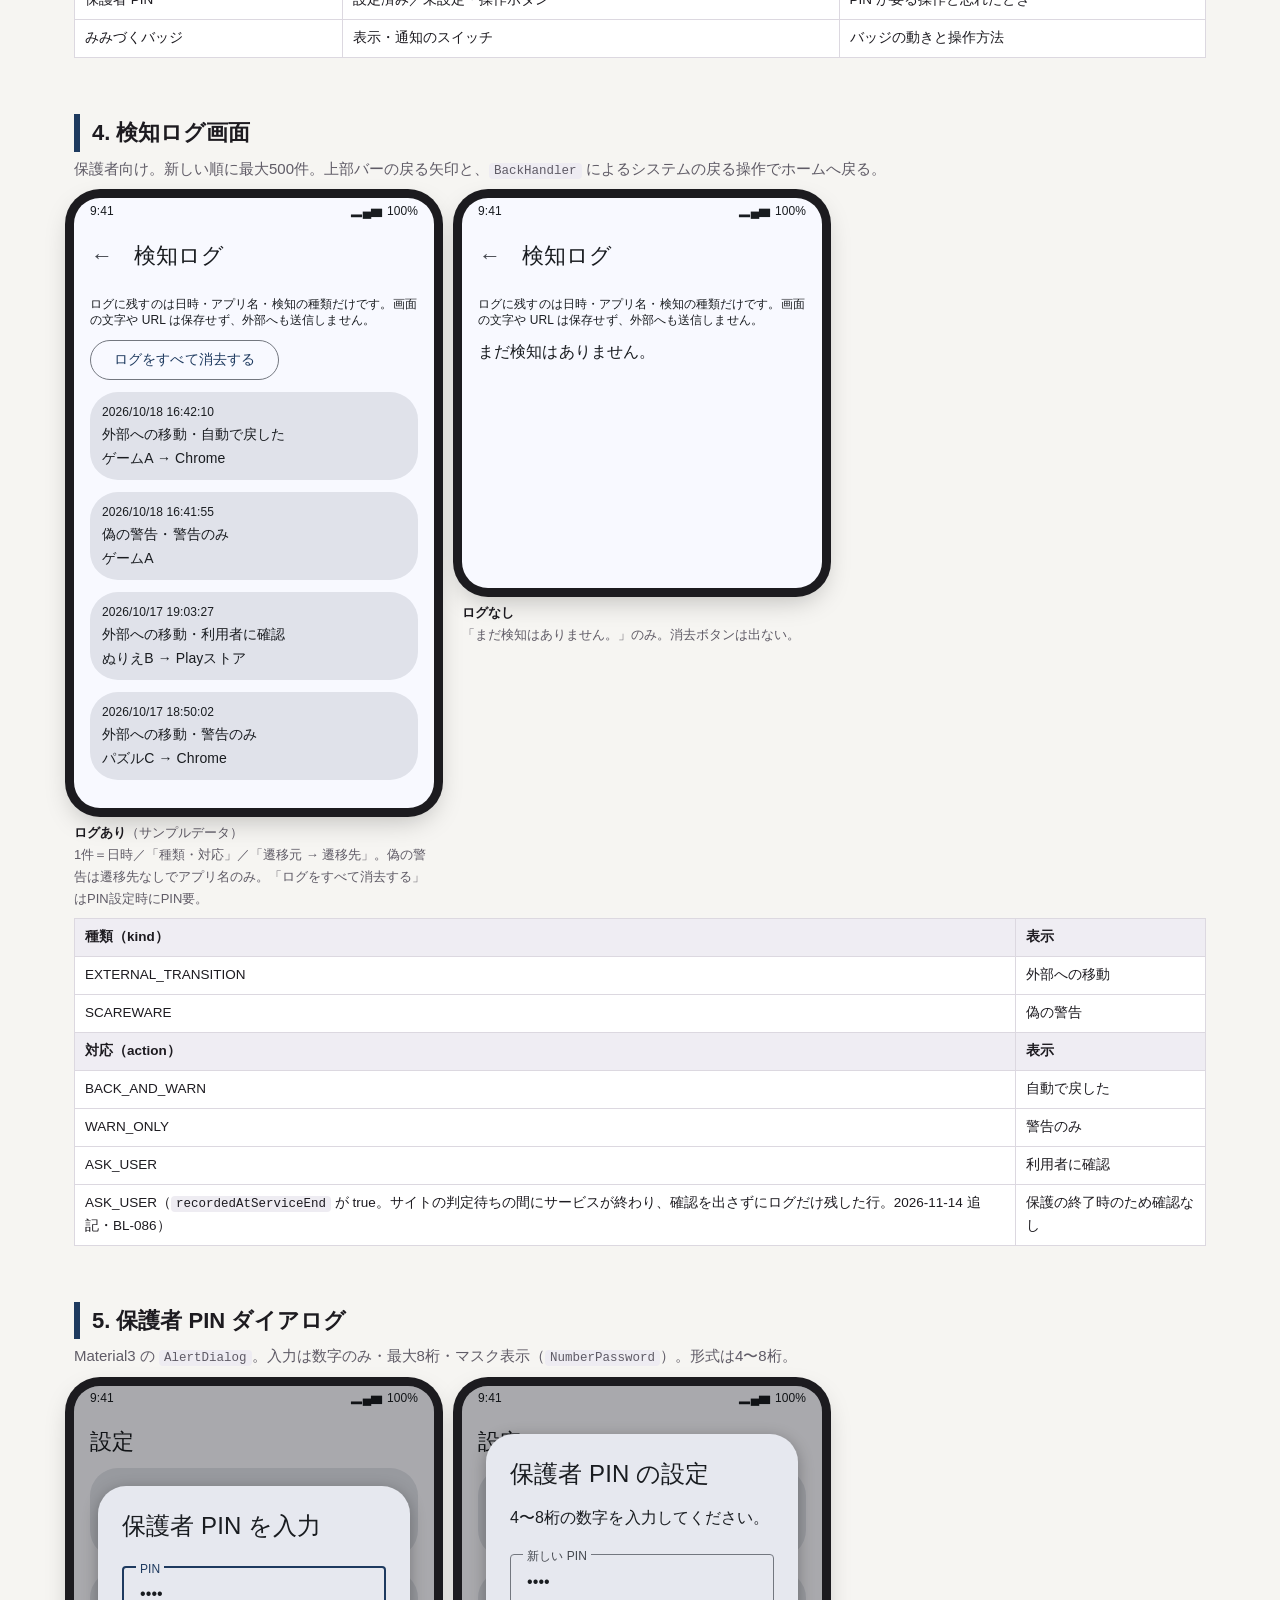
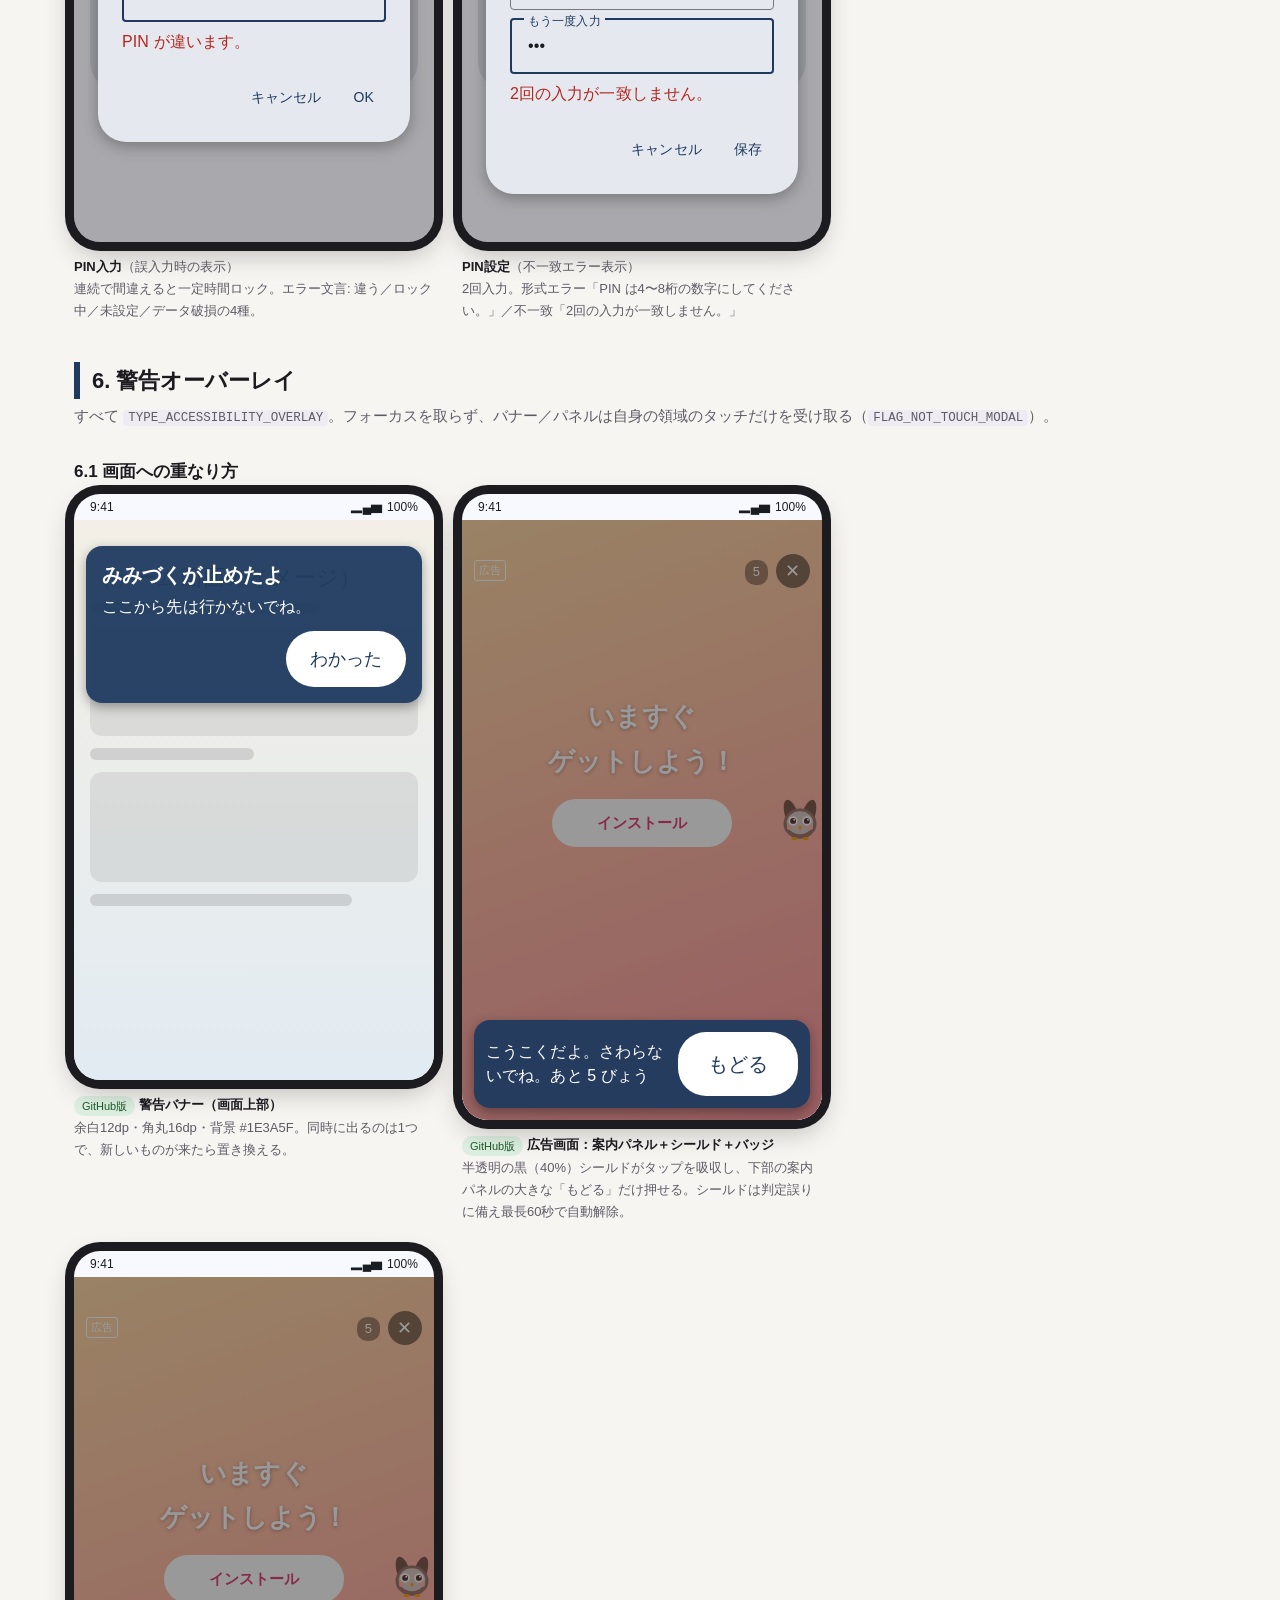
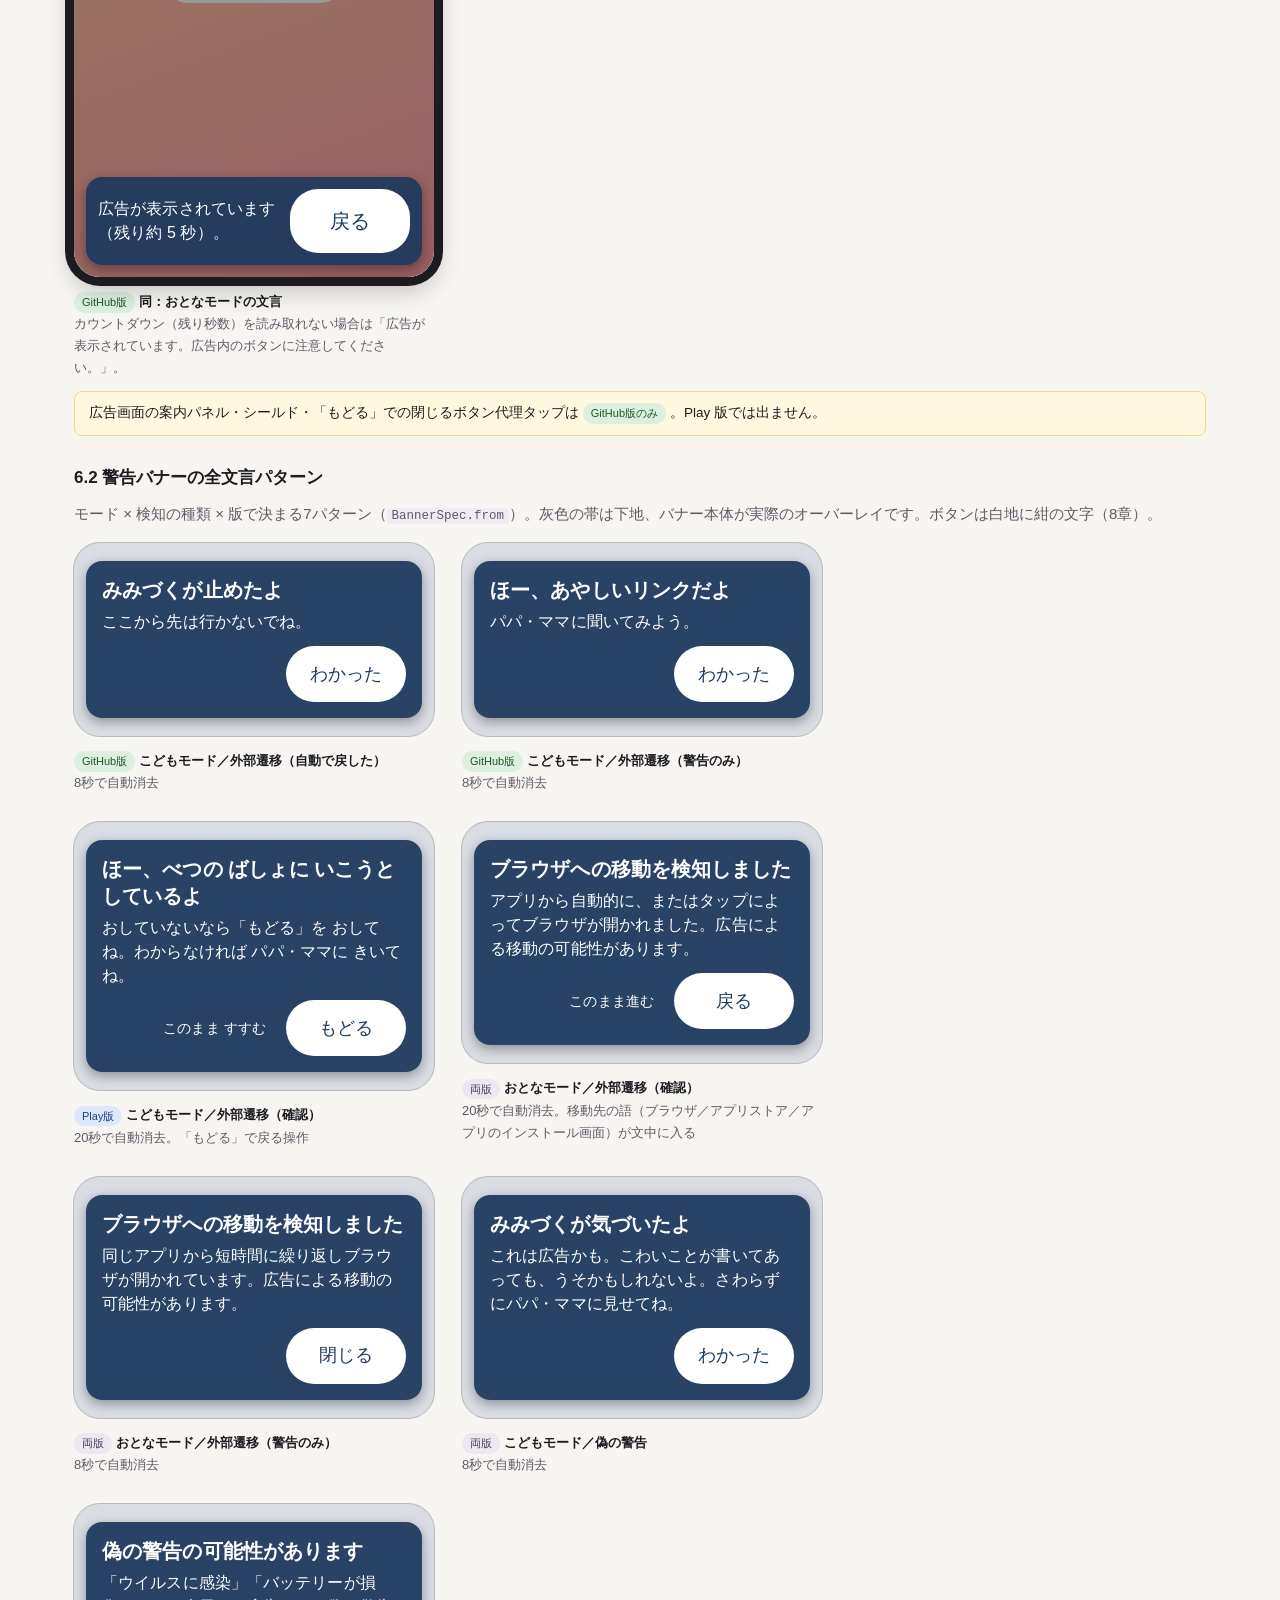
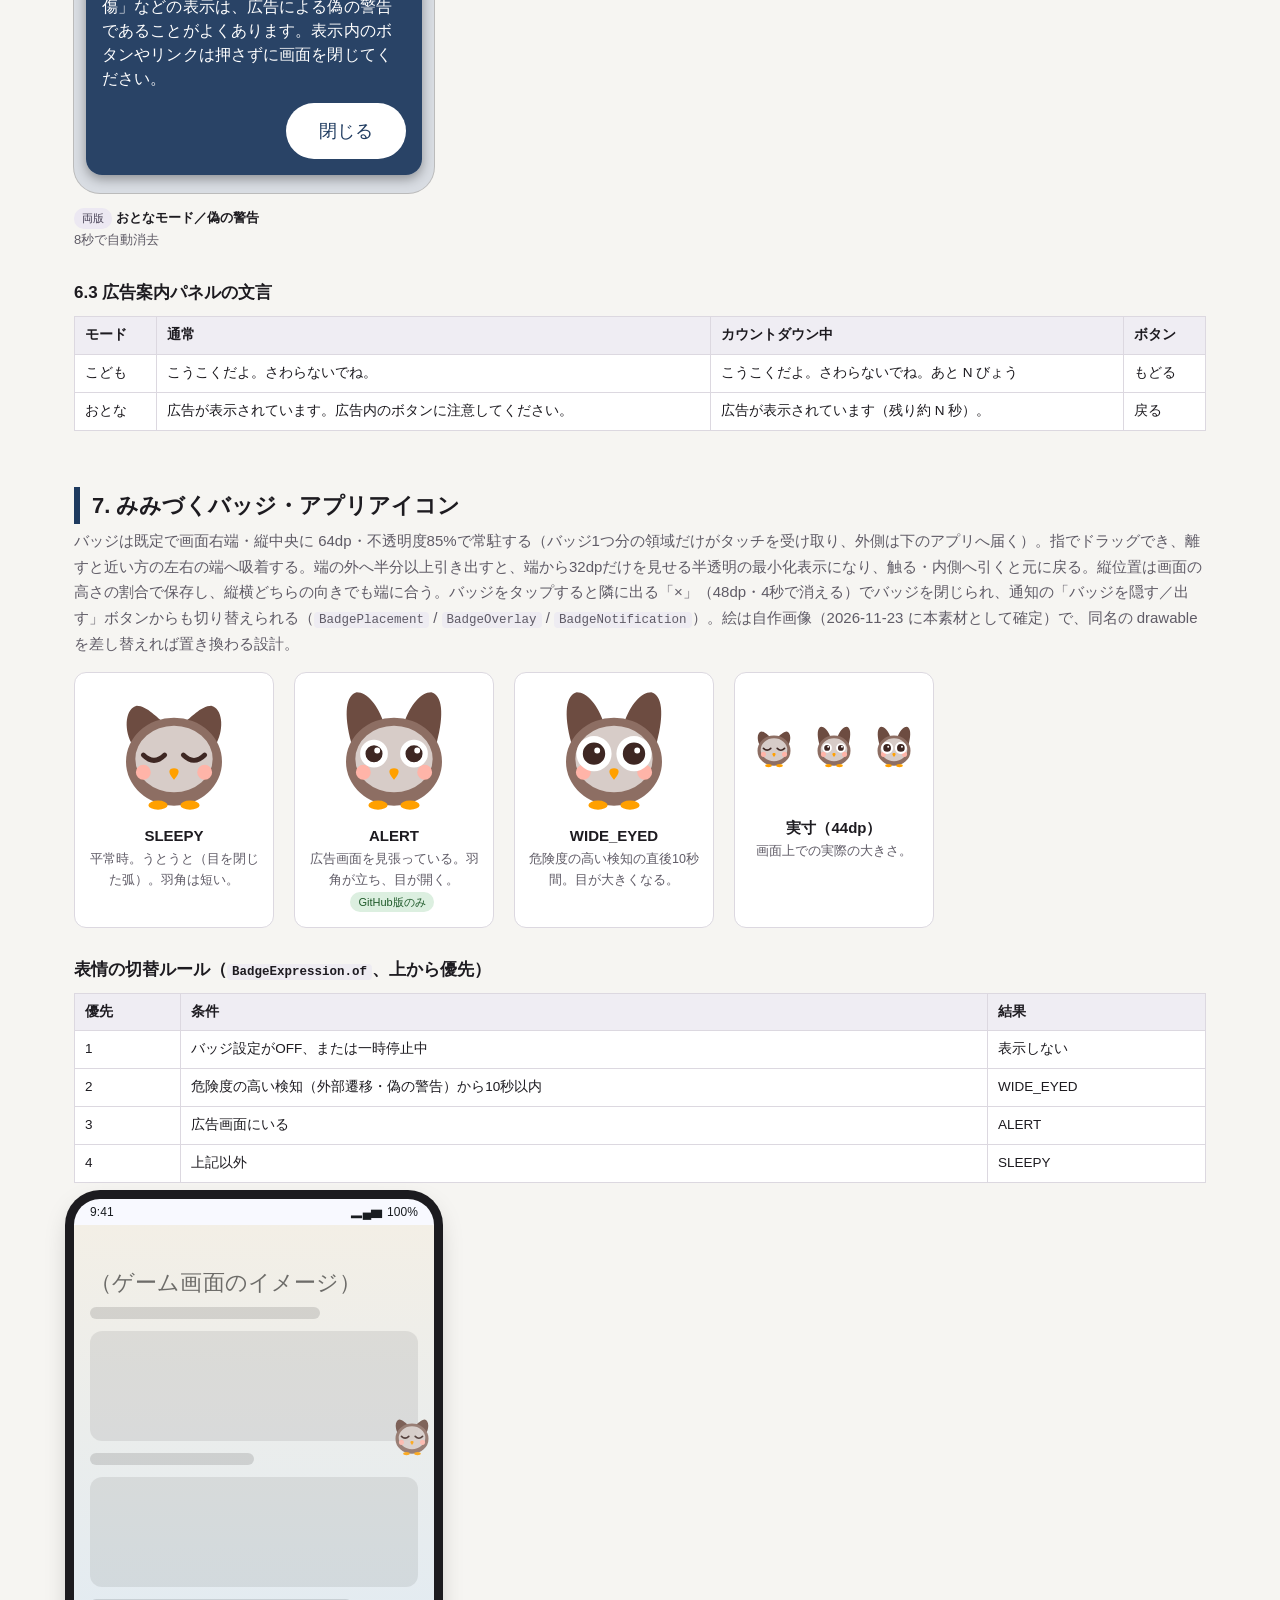
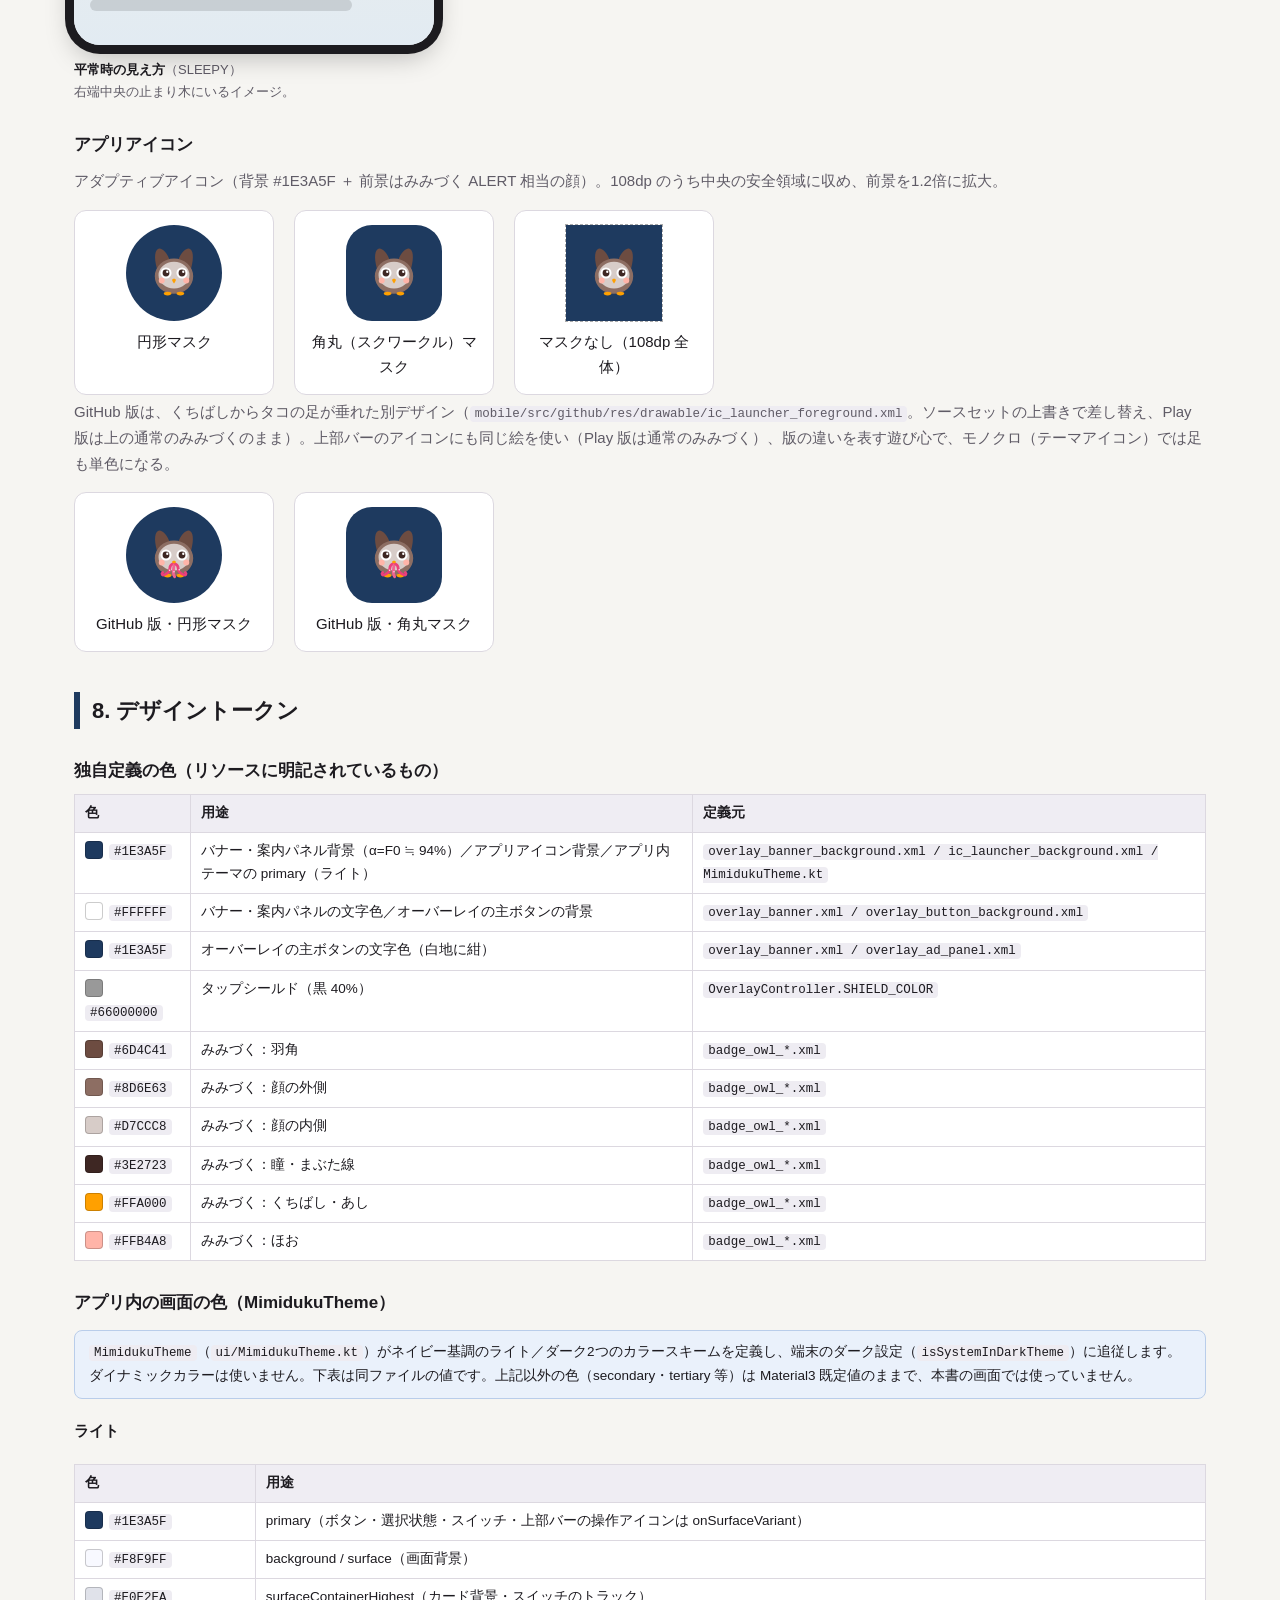
<file: docs/design/UI_DESIGN.html>
<!doctype html>
<html lang="ja">
<head>
<meta charset="utf-8">
<meta name="viewport" content="width=device-width,initial-scale=1">
<title>みみづく UI デザイン設計書</title>
<style>
:root{--bg:#f6f5f2;--ink:#1d1b20;--sub:#5f5b66;--line:#dcd8e0;--navy:#1e3a5f;--accent:#6750a4;--card:#fff;--warn:#b3261e;--ok:#2e7d32}
*{box-sizing:border-box}
html{scroll-behavior:smooth}
body{margin:0;background:var(--bg);color:var(--ink);font-family:"Noto Sans JP","Yu Gothic UI","Hiragino Sans",Roboto,sans-serif;line-height:1.7;font-size:15px}
header.top{background:var(--navy);color:#fff;padding:32px 24px 28px}
header.top .in{max-width:1180px;margin:0 auto;display:flex;gap:20px;align-items:center;flex-wrap:wrap}
header.top h1{margin:0;font-size:28px;line-height:1.3}
header.top p{margin:4px 0 0;opacity:.85}
.iconwrap{width:84px;height:84px;border-radius:22px;overflow:hidden;flex:none;box-shadow:0 2px 8px rgba(0,0,0,.35)}
nav.toc{position:sticky;top:0;z-index:20;background:#fff;border-bottom:1px solid var(--line)}
nav.toc .in{max-width:1180px;margin:0 auto;padding:0 24px;display:flex;gap:4px;overflow-x:auto;white-space:nowrap}
nav.toc a{padding:10px 10px;color:var(--sub);text-decoration:none;font-size:13px;border-bottom:2px solid transparent}
nav.toc a:hover{color:var(--navy);border-color:var(--navy)}
main{max-width:1180px;margin:0 auto;padding:8px 24px 80px}
section{padding-top:40px}
h2{font-size:22px;margin:0 0 4px;padding-left:12px;border-left:6px solid var(--navy)}
h3{font-size:17px;margin:28px 0 8px}
.lead{color:var(--sub);margin:4px 0 16px}
.note{background:#fff8e1;border:1px solid #f0d98a;border-radius:8px;padding:10px 14px;font-size:13.5px;margin:12px 0}
.note.info{background:#eaf1fb;border-color:#b9cdea}
.tag{display:inline-block;font-size:11px;padding:1px 8px;border-radius:10px;background:#e8e4ee;color:#4a4458;margin-right:4px;vertical-align:middle}
.tag.gh{background:#dcefe0;color:#1f5a2a}.tag.pl{background:#dde8fb;color:#1a3f8a}.tag.both{background:#ece8f2}
.tag.unk{background:#fde7d6;color:#8a4a12}
table{border-collapse:collapse;width:100%;background:#fff;font-size:13.5px;margin:8px 0 16px}
th,td{border:1px solid var(--line);padding:7px 10px;vertical-align:top;text-align:left}
th{background:#efedf3;font-weight:600}
td.c,th.c{text-align:center}
code{background:#eeecf2;border-radius:4px;padding:1px 5px;font-size:12.5px;font-family:Consolas,"Cascadia Mono",monospace}
.grid{display:flex;flex-wrap:wrap;gap:28px;align-items:flex-start}
figure{margin:0}
figcaption{font-size:13px;color:var(--sub);margin-top:14px;max-width:360px}
figcaption b{color:var(--ink)}
.cols{display:grid;grid-template-columns:repeat(auto-fit,minmax(300px,1fr));gap:16px}
.panel{background:#fff;border:1px solid var(--line);border-radius:12px;padding:14px 16px}
.panel h4{margin:0 0 6px;font-size:14px}
.panel ul{margin:0;padding-left:18px}
.sw{display:inline-block;width:18px;height:18px;border-radius:4px;border:1px solid rgba(0,0,0,.2);vertical-align:-4px;margin-right:6px}
.checker{background:conic-gradient(#ddd 25%,#fff 0 50%,#ddd 0 75%,#fff 0) 0 0/12px 12px}

/* ---- 端末フレームと Material3 既定テーマの再現 ---- */
.phone{width:360px;background:#F8F9FF;border-radius:26px;box-shadow:0 0 0 9px #1c1b1f,0 10px 28px rgba(0,0,0,.28);overflow:hidden;position:relative;color:#191C20;font-family:Roboto,"Noto Sans JP","Yu Gothic UI",sans-serif;letter-spacing:.1px}
.sb{height:26px;display:flex;justify-content:space-between;align-items:center;padding:0 16px;font-size:12px;color:#191C20}
.scr{padding:16px;display:flex;flex-direction:column;gap:16px}
.t-hm{font-size:28px;line-height:36px}.t-hs{font-size:24px;line-height:32px}.t-tl{font-size:22px;line-height:28px}
.t-tm{font-size:16px;line-height:24px;font-weight:500}.t-ts{font-size:14px;line-height:20px;font-weight:500}
.t-b{font-size:16px;line-height:24px}.t-bm{font-size:14px;line-height:20px}.t-bs{font-size:12px;line-height:16px}.t-lm{font-size:12px;line-height:16px;font-weight:500}
.ib{display:inline-flex;width:36px;height:36px;border-radius:50%;background:#D4E3FF;align-items:center;justify-content:center;font-size:18px;margin-right:12px;flex:none}.dark .ib{background:#1E3A5F}.t-tl.hd{display:flex;align-items:center;font-size:18px;line-height:24px}.t-tl.hd span.tt{flex:1}.hi{font-size:18px}.owlrow{display:flex;align-items:center;gap:12px}.owlrow svg{width:56px;height:56px;flex:none}.hp{background:#DDE5F2;color:#191C20;border-radius:12px;padding:12px;font-size:14px;line-height:20px}.dark .hp{background:#2A3B54;color:#D4E3FF}.mcard{border-radius:28px !important}.hrow{display:flex;align-items:center;justify-content:space-between}.hi{font-size:18px;color:#1E3A5F;line-height:1}.dark .hi{color:#A5C8FF}.mcard{background:#E0E2EA;border-radius:12px;padding:16px;display:flex;flex-direction:column;gap:8px}
.mcard.log{padding:12px;gap:4px}
.btn{display:inline-flex;align-items:center;justify-content:center;height:40px;padding:0 24px;border-radius:20px;font-size:14px;font-weight:500;white-space:nowrap}
.btn.f{background:#1E3A5F;color:#fff}.btn.f.dis{background:rgba(29,27,32,.12);color:rgba(29,27,32,.38)}
.btn.o{border:1px solid #73777F;color:#1E3A5F;padding:0 23px}.btn.t{color:#1E3A5F;padding:0 12px}
.row{display:flex;gap:8px;flex-wrap:wrap}
.spread{display:flex;justify-content:space-between;align-items:center}
.err{color:#B3261E}
.radio{width:48px;height:48px;flex:none;display:flex;align-items:center;justify-content:center;margin:-14px 0 -14px -14px}
.radio i{width:20px;height:20px;border:2px solid #43474E;border-radius:50%;display:block;position:relative}
.radio.on i{border-color:#1E3A5F}.radio.on i::after{content:"";position:absolute;inset:3px;background:#1E3A5F;border-radius:50%}
.mode{display:flex;align-items:center;padding:8px 0;gap:12px}
.mode .txt{margin-left:-2px}
.sw-t{width:52px;height:32px;border-radius:16px;flex:none;position:relative;background:#E0E2EA;border:2px solid #73777F}
.sw-t::after{content:"";position:absolute;top:6px;left:6px;width:16px;height:16px;border-radius:50%;background:#73777F}
.sw-t.on{background:#1E3A5F;border-color:#1E3A5F}.sw-t.on::after{left:26px;top:2px;width:24px;height:24px;background:#fff}
.chk{display:flex;align-items:center;gap:0}
.chk i{width:18px;height:18px;border:2px solid #43474E;border-radius:2px;display:inline-block;margin:15px;flex:none;position:relative}
.chk.on i{background:#1E3A5F;border-color:#1E3A5F}.chk.on i::after{content:"";position:absolute;left:4px;top:0;width:5px;height:10px;border:solid #fff;border-width:0 2px 2px 0;transform:rotate(45deg)}
.fld{position:relative;border:1px solid #73777F;border-radius:4px;height:56px;padding:0 16px;display:flex;align-items:center;font-size:16px;margin-top:8px}
.fld label{position:absolute;left:12px;top:-9px;background:#E6E8EF;padding:0 4px;font-size:12px;color:#43474E}
.fld.focus{border:2px solid #1E3A5F}.fld.focus label{color:#1E3A5F}
.dlg{background:#E6E8EF;border-radius:28px;padding:24px;width:312px;box-shadow:0 4px 16px rgba(0,0,0,.3);display:flex;flex-direction:column;gap:16px}
.dlg .acts{display:flex;justify-content:flex-end;gap:8px;margin-top:8px}
.scrim{position:absolute;inset:0;background:rgba(0,0,0,.32);display:flex;align-items:center;justify-content:center}

.abar{height:64px;display:flex;align-items:center;padding:0 4px;gap:4px}
.abar .ttl{flex:1;font-size:22px;line-height:28px;padding-left:4px}
.abar .ic{width:48px;height:48px;display:flex;align-items:center;justify-content:center;font-size:22px;color:#43474E}
.menu{position:absolute;right:8px;top:92px;width:200px;background:#ECEEF5;border-radius:4px;box-shadow:0 4px 12px rgba(0,0,0,.3);padding:8px 0;z-index:6}
.menu div{height:48px;display:flex;align-items:center;padding:0 12px;font-size:16px}
.phone.dark{background:#101418;color:#E0E2E8;box-shadow:0 0 0 9px #000,0 10px 28px rgba(0,0,0,.4)}
.dark .sb{color:#E0E2E8}.dark .mcard{background:#32353A}.dark .btn.f{background:#A5C8FF;color:#00315E}
.dark .btn.o{border-color:#8D9199;color:#A5C8FF}.dark .btn.t{color:#A5C8FF}.dark .abar .ic{color:#C3C6CF}
.dark .err{color:#F2B8B5}.dark .sw-t{background:#32353A;border-color:#8D9199}
.dark .sw-t::after{background:#8D9199}.dark .sw-t.on{background:#A5C8FF;border-color:#A5C8FF}.dark .sw-t.on::after{background:#00315E}
.dark .radio i{border-color:#C3C6CF}.dark .radio.on i{border-color:#A5C8FF}.dark .radio.on i::after{background:#A5C8FF}
.dark .menu{background:#1D2024}
.btn.f.dis{background:rgba(25,28,32,.12);color:rgba(25,28,32,.38)}

/* ---- オーバーレイ ---- */
.fakeapp{position:absolute;inset:0;background:linear-gradient(180deg,#f3efe6,#e2ebf2);padding:44px 16px 16px}
.fakeapp .bar{height:12px;border-radius:6px;background:rgba(0,0,0,.12);margin:10px 0}
.fakeapp .blk{height:110px;border-radius:12px;background:rgba(0,0,0,.08);margin:12px 0}
.fakeapp .cap{position:absolute;left:0;right:0;bottom:6px;text-align:center;font-size:10px;color:rgba(0,0,0,.4)}
.ban{background:rgba(30,58,95,.941);border-radius:16px;padding:16px;margin:12px;box-shadow:0 4px 12px rgba(0,0,0,.35);color:#fff;position:relative;z-index:3;font-family:Roboto,"Noto Sans JP","Yu Gothic UI",sans-serif}
.ban .bt{font-size:20px;font-weight:700;line-height:1.35}.ban .bm{font-size:16px;margin-top:6px;line-height:1.5}
.ban .ba{display:flex;justify-content:flex-end;align-items:center;margin-top:12px;gap:8px}
.ban .b1{min-width:120px;min-height:56px;padding:0 16px;background:#fff;color:#1E3A5F;border-radius:28px;display:inline-flex;align-items:center;justify-content:center;font-size:18px}
.ban .b2{min-height:56px;padding:0 12px;color:#fff;display:inline-flex;align-items:center;font-size:14px;text-transform:none}
.panel-ad{background:rgba(30,58,95,.941);border-radius:16px;padding:12px;margin:12px;box-shadow:0 4px 12px rgba(0,0,0,.35);display:flex;align-items:center;gap:12px;color:#fff;font-size:16px;line-height:1.5;position:absolute;left:0;right:0;bottom:0;z-index:5;font-family:Roboto,"Noto Sans JP","Yu Gothic UI",sans-serif}
.panel-ad .msg{flex:1}
.panel-ad .bk{min-width:120px;min-height:64px;padding:0 16px;background:#fff;color:#1E3A5F;border-radius:28px;display:inline-flex;align-items:center;justify-content:center;font-size:20px}
.shield{position:absolute;inset:0;background:rgba(0,0,0,.4);z-index:4}
.badge{position:absolute;right:0;top:50%;width:44px;height:44px;margin-top:-22px;opacity:.85;z-index:2}
.adscreen{position:absolute;inset:0;background:linear-gradient(160deg,#ffd9a8,#ff9aa2);z-index:1;padding:44px 20px}
.adscreen .big{margin-top:130px;text-align:center;font-weight:700;font-size:26px;color:#fff;text-shadow:0 1px 4px rgba(0,0,0,.3)}
.adscreen .cta{margin:16px auto 0;width:180px;height:48px;border-radius:24px;background:#fff;color:#e0457b;display:flex;align-items:center;justify-content:center;font-weight:700}
.adscreen .x{position:absolute;right:12px;top:34px;width:34px;height:34px;border-radius:50%;background:rgba(0,0,0,.45);color:#fff;display:flex;align-items:center;justify-content:center;font-size:18px}
.adscreen .cd{position:absolute;right:54px;top:40px;font-size:13px;color:#fff;background:rgba(0,0,0,.35);padding:1px 8px;border-radius:10px}
.adscreen .adtag{position:absolute;left:12px;top:40px;font-size:11px;color:#fff;border:1px solid #fff;border-radius:3px;padding:0 4px}
.owlbox{display:flex;gap:20px;flex-wrap:wrap}
.owlcell{background:#fff;border:1px solid var(--line);border-radius:12px;padding:14px;text-align:center;width:200px}
.owlcell svg{display:block;margin:0 auto 8px}
.flow{display:flex;flex-wrap:wrap;gap:10px;align-items:center;margin:10px 0}
.fb{background:#fff;border:1.5px solid var(--navy);border-radius:10px;padding:8px 12px;font-size:13px;text-align:center}
.fb.s{background:var(--navy);color:#fff}.fb.d{border-style:dashed;border-color:#8a7fa6}
.ar{color:var(--sub);font-size:18px}
footer{max-width:1180px;margin:0 auto;padding:0 24px 40px;color:var(--sub);font-size:12.5px}
@media print{nav.toc{display:none}.phone{break-inside:avoid}}
</style>
</head>
<body>
<svg width="0" height="0" style="position:absolute" aria-hidden="true"><defs><symbol id="owl-sleepy" viewBox="0 0 48 48"><path d="M8,21 C5,15 6,8 10,7 C14,7 18,12 20,13 Z M40,21 C43,15 42,8 38,7 C34,7 30,12 28,13 Z" fill="#6D4C41"/><path d="M6,28 a18,16.5 0 1,0 36,0 a18,16.5 0 1,0 -36,0" fill="#8D6E63"/><path d="M9.5,27 a14.5,12.5 0 1,0 29,0 a14.5,12.5 0 1,0 -29,0" fill="#D7CCC8"/><path d="M9.7,32 a2.8,2.8 0 1,0 5.6,0 a2.8,2.8 0 1,0 -5.6,0 M32.7,32 a2.8,2.8 0 1,0 5.6,0 a2.8,2.8 0 1,0 -5.6,0" fill="#FFB4A8"/><path d="M14.4,44.3 a3.6,1.7 0 1,0 7.2,0 a3.6,1.7 0 1,0 -7.2,0 M26.4,44.3 a3.6,1.7 0 1,0 7.2,0 a3.6,1.7 0 1,0 -7.2,0" fill="#FFA000"/><path d="M12.5,25.5 Q16.5,29.5 20.5,25.5 M27.5,25.5 Q31.5,29.5 35.5,25.5" fill="none" stroke="#3E2723" stroke-width="1.8" stroke-linecap="round"/><path d="M24,30.5 C22,30.5 21.4,32 24,34.8 C26.6,32 26,30.5 24,30.5 Z" fill="#FFA000"/></symbol><symbol id="owl-alert" viewBox="0 0 48 48"><path d="M8,21 C5,10 6,3 10,2 C14,2 18,7 20,13 Z M40,21 C43,10 42,3 38,2 C34,2 30,7 28,13 Z" fill="#6D4C41"/><path d="M6,28 a18,16.5 0 1,0 36,0 a18,16.5 0 1,0 -36,0" fill="#8D6E63"/><path d="M9.5,27 a14.5,12.5 0 1,0 29,0 a14.5,12.5 0 1,0 -29,0" fill="#D7CCC8"/><path d="M9.7,32 a2.8,2.8 0 1,0 5.6,0 a2.8,2.8 0 1,0 -5.6,0 M32.7,32 a2.8,2.8 0 1,0 5.6,0 a2.8,2.8 0 1,0 -5.6,0" fill="#FFB4A8"/><path d="M14.4,44.3 a3.6,1.7 0 1,0 7.2,0 a3.6,1.7 0 1,0 -7.2,0 M26.4,44.3 a3.6,1.7 0 1,0 7.2,0 a3.6,1.7 0 1,0 -7.2,0" fill="#FFA000"/><path d="M11.3,25 a5.2,5.2 0 1,0 10.4,0 a5.2,5.2 0 1,0 -10.4,0 M26.3,25 a5.2,5.2 0 1,0 10.4,0 a5.2,5.2 0 1,0 -10.4,0" fill="#FFFFFF"/><path d="M13.3,25 a3.2,3.2 0 1,0 6.4,0 a3.2,3.2 0 1,0 -6.4,0 M28.3,25 a3.2,3.2 0 1,0 6.4,0 a3.2,3.2 0 1,0 -6.4,0" fill="#3E2723"/><path d="M16.6,23.8 a1.1,1.1 0 1,0 2.2,0 a1.1,1.1 0 1,0 -2.2,0 M31.6,23.8 a1.1,1.1 0 1,0 2.2,0 a1.1,1.1 0 1,0 -2.2,0" fill="#FFFFFF"/><path d="M24,30.5 C22,30.5 21.4,32 24,34.8 C26.6,32 26,30.5 24,30.5 Z" fill="#FFA000"/></symbol><symbol id="owl-wide" viewBox="0 0 48 48"><path d="M8,21 C5,10 6,3 10,2 C14,2 18,7 20,13 Z M40,21 C43,10 42,3 38,2 C34,2 30,7 28,13 Z" fill="#6D4C41"/><path d="M6,28 a18,16.5 0 1,0 36,0 a18,16.5 0 1,0 -36,0" fill="#8D6E63"/><path d="M9.5,27 a14.5,12.5 0 1,0 29,0 a14.5,12.5 0 1,0 -29,0" fill="#D7CCC8"/><path d="M9.7,32 a2.8,2.8 0 1,0 5.6,0 a2.8,2.8 0 1,0 -5.6,0 M32.7,32 a2.8,2.8 0 1,0 5.6,0 a2.8,2.8 0 1,0 -5.6,0" fill="#FFB4A8"/><path d="M14.4,44.3 a3.6,1.7 0 1,0 7.2,0 a3.6,1.7 0 1,0 -7.2,0 M26.4,44.3 a3.6,1.7 0 1,0 7.2,0 a3.6,1.7 0 1,0 -7.2,0" fill="#FFA000"/><path d="M9.9,25 a6.6,6.6 0 1,0 13.2,0 a6.6,6.6 0 1,0 -13.2,0 M24.9,25 a6.6,6.6 0 1,0 13.2,0 a6.6,6.6 0 1,0 -13.2,0" fill="#FFFFFF"/><path d="M12.3,25 a4.2,4.2 0 1,0 8.4,0 a4.2,4.2 0 1,0 -8.4,0 M27.3,25 a4.2,4.2 0 1,0 8.4,0 a4.2,4.2 0 1,0 -8.4,0" fill="#3E2723"/><path d="M16.6,23.8 a1.1,1.1 0 1,0 2.2,0 a1.1,1.1 0 1,0 -2.2,0 M31.6,23.8 a1.1,1.1 0 1,0 2.2,0 a1.1,1.1 0 1,0 -2.2,0" fill="#FFFFFF"/><path d="M24,30.5 C22,30.5 21.4,32 24,34.8 C26.6,32 26,30.5 24,30.5 Z" fill="#FFA000"/></symbol><symbol id="launcher" viewBox="0 0 108 108"><rect width="108" height="108" fill="#1E3A5F"/><g transform="translate(25.2 24) scale(1.2)"><path d="M8,21 C5,10 6,3 10,2 C14,2 18,7 20,13 Z M40,21 C43,10 42,3 38,2 C34,2 30,7 28,13 Z" fill="#6D4C41"/><path d="M6,28 a18,16.5 0 1,0 36,0 a18,16.5 0 1,0 -36,0" fill="#8D6E63"/><path d="M9.5,27 a14.5,12.5 0 1,0 29,0 a14.5,12.5 0 1,0 -29,0" fill="#D7CCC8"/><path d="M9.7,32 a2.8,2.8 0 1,0 5.6,0 a2.8,2.8 0 1,0 -5.6,0 M32.7,32 a2.8,2.8 0 1,0 5.6,0 a2.8,2.8 0 1,0 -5.6,0" fill="#FFB4A8"/><path d="M14.4,44.3 a3.6,1.7 0 1,0 7.2,0 a3.6,1.7 0 1,0 -7.2,0 M26.4,44.3 a3.6,1.7 0 1,0 7.2,0 a3.6,1.7 0 1,0 -7.2,0" fill="#FFA000"/><path d="M11.3,25 a5.2,5.2 0 1,0 10.4,0 a5.2,5.2 0 1,0 -10.4,0 M26.3,25 a5.2,5.2 0 1,0 10.4,0 a5.2,5.2 0 1,0 -10.4,0" fill="#FFFFFF"/><path d="M13.3,25 a3.2,3.2 0 1,0 6.4,0 a3.2,3.2 0 1,0 -6.4,0 M28.3,25 a3.2,3.2 0 1,0 6.4,0 a3.2,3.2 0 1,0 -6.4,0" fill="#3E2723"/><path d="M16.6,23.8 a1.1,1.1 0 1,0 2.2,0 a1.1,1.1 0 1,0 -2.2,0 M31.6,23.8 a1.1,1.1 0 1,0 2.2,0 a1.1,1.1 0 1,0 -2.2,0" fill="#FFFFFF"/><path d="M24,30.5 C22,30.5 21.4,32 24,34.8 C26.6,32 26,30.5 24,30.5 Z" fill="#FFA000"/></g></symbol><symbol id="launcher-github" viewBox="0 0 108 108"><rect width="108" height="108" fill="#1E3A5F"/><g transform="translate(25.2 24) scale(1.2)"><path d="M8,21 C5,10 6,3 10,2 C14,2 18,7 20,13 Z M40,21 C43,10 42,3 38,2 C34,2 30,7 28,13 Z" fill="#6D4C41"/><path d="M6,28 a18,16.5 0 1,0 36,0 a18,16.5 0 1,0 -36,0" fill="#8D6E63"/><path d="M9.5,27 a14.5,12.5 0 1,0 29,0 a14.5,12.5 0 1,0 -29,0" fill="#D7CCC8"/><path d="M9.7,32 a2.8,2.8 0 1,0 5.6,0 a2.8,2.8 0 1,0 -5.6,0 M32.7,32 a2.8,2.8 0 1,0 5.6,0 a2.8,2.8 0 1,0 -5.6,0" fill="#FFB4A8"/><path d="M14.4,44.3 a3.6,1.7 0 1,0 7.2,0 a3.6,1.7 0 1,0 -7.2,0 M26.4,44.3 a3.6,1.7 0 1,0 7.2,0 a3.6,1.7 0 1,0 -7.2,0" fill="#FFA000"/><path d="M11.3,25 a5.2,5.2 0 1,0 10.4,0 a5.2,5.2 0 1,0 -10.4,0 M26.3,25 a5.2,5.2 0 1,0 10.4,0 a5.2,5.2 0 1,0 -10.4,0" fill="#FFFFFF"/><path d="M13.3,25 a3.2,3.2 0 1,0 6.4,0 a3.2,3.2 0 1,0 -6.4,0 M28.3,25 a3.2,3.2 0 1,0 6.4,0 a3.2,3.2 0 1,0 -6.4,0" fill="#3E2723"/><path d="M16.6,23.8 a1.1,1.1 0 1,0 2.2,0 a1.1,1.1 0 1,0 -2.2,0 M31.6,23.8 a1.1,1.1 0 1,0 2.2,0 a1.1,1.1 0 1,0 -2.2,0" fill="#FFFFFF"/><path d="M24,30.5 C22,30.5 21.4,32 24,34.8 C26.6,32 26,30.5 24,30.5 Z" fill="#FFA000"/><path d="M22.6,33.5 C17,36 24,40 15,43.5 C13,44.3 12,42.5 13.4,41.4" fill="none" stroke="#EC407A" stroke-width="2.6" stroke-linecap="round"/><path d="M24,34.5 C23.6,38.5 22.2,41.5 24.6,45.4" fill="none" stroke="#F06292" stroke-width="2.6" stroke-linecap="round"/><path d="M25.4,33.5 C31,36 24,40 33,43.5 C35,44.3 36,42.5 34.6,41.4" fill="none" stroke="#EC407A" stroke-width="2.6" stroke-linecap="round"/><path d="M19.2,39.3 a0.7,0.7 0 1,0 1.4,0 a0.7,0.7 0 1,0 -1.4,0 M23.3,40.6 a0.7,0.7 0 1,0 1.4,0 a0.7,0.7 0 1,0 -1.4,0 M28.2,38.8 a0.7,0.7 0 1,0 1.4,0 a0.7,0.7 0 1,0 -1.4,0" fill="#FCE4EC"/></g></symbol></defs></svg>
<header class="top"><div class="in">
<div class="iconwrap"><svg width="84" height="84"><use href="#launcher"/></svg></div>
<div><h1>みみづく UI デザイン設計書</h1>
<p>悪質な広告対策アプリ「みみづく」の現行UI（ホーム・設定・このアプリについて・ログ画面・PIN・警告オーバーレイ・バッジ・アイコン）を1枚にまとめた資料</p>
<p style="font-size:13px;opacity:.75">対象: <code style="background:rgba(255,255,255,.15)">mobile/</code> モジュール（コミット 5a9758b の UI 整理後）／作成日: 2026-10-19／最終更新: 2026-10-20</p></div>
</div></header>
<nav class="toc"><div class="in">
<a href="#overview">1 概要</a><a href="#flow">2 画面構成</a><a href="#settings">3 ホーム・設定</a><a href="#log">4 ログ画面</a><a href="#pin">5 PIN</a>
<a href="#overlay">6 オーバーレイ</a><a href="#badge">7 バッジ・アイコン</a><a href="#tokens">8 デザイントークン</a><a href="#diff">9 版の差分</a><a href="#issues">10 所見</a>
</div></nav>
<main>

<section id="overview">
<h2>1. 概要と読み方</h2>
<p class="lead">アプリのUIは「アプリ内の画面（Jetpack Compose）」と「アクセシビリティサービスが他アプリの上に重ねるオーバーレイ（View）」の2系統です。</p>
<div class="note"><b>この資料の画像について：</b>リポジトリに画像資産（スクリーンショット）は無く、実機キャプチャも未取得です。
本書の画面は <b>実装コード（Compose・レイアウトXML・strings.xml・VectorDrawable）から文言・寸法・色を転記して HTML/SVG で再現したもの</b>で、
フォントの字形、上部バーのアイコン（歯車・「⋮」は文字で近似）、端末ごとの描画差は反映されません。
みみづくのイラストは VectorDrawable のパスをそのまま SVG 化しているため、形・色は実物と一致します。</div>
<div class="cols">
<div class="panel"><h4>設計の方針（コードから読み取れるもの）</h4><ul>
<li>こどもモード：ひらがな中心・怖がらせない・短い文言</li>
<li>おとなモード：通常の文言で検知理由を具体的に提示</li>
<li>警告文言はすべて <code>strings.xml</code> に集約し差し替え可能</li>
<li>画面上の文字は照合にのみ使い、保存・送信しない（開示画面で明示）</li>
<li>アプリ内はネイビー基調のブランド配色で、端末のダーク設定に追従</li>
</ul></div>
<div class="panel"><h4>UI構成要素</h4><ul>
<li>ホーム（<code>HomeScreen</code>）：状態・一時停止・ログ件数。上部バーに歯車と「⋮」</li>
<li>設定（<code>SettingsScreen</code>）：利用モード・PIN・バッジ（表示と通知のスイッチ）</li>
<li>このアプリについて（<code>AboutScreen</code>）：開示文とログの扱い</li>
<li>ログ画面（<code>LogScreen</code>）／PINダイアログ（入力／設定）</li>
<li>オーバーレイ：警告バナー（上）・広告案内パネル（下）・タップシールド・バッジ（ドラッグで移動・画面外へ最小化）・通知（バッジの操作ボタン）</li>
</ul></div>
<div class="panel"><h4>配布の2版</h4><ul>
<li><span class="tag gh">GitHub版</span>全機能</li>
<li><span class="tag pl">Play版</span>Google Play ポリシー対策で一部のUI・介入を無効化</li>
<li>同一ソース。差は <code>FeatureSet</code> に集約（9章）</li>
</ul></div>
</div>
</section>

<section id="flow">
<h2>2. 画面構成と遷移</h2>
<p class="lead">ナビゲーションライブラリは使わず、<code>SettingsController</code> の状態（<code>screen</code> / <code>logRows</code> / <code>dialog</code>）で切り替えます。画面間の移動の操作は <code>NavigationActions</code> に分けています。</p>
<h3>アプリ内</h3>
<div class="flow">
<span class="fb s">起動</span><span class="ar">→</span>
<span class="fb">ホーム<br>（未同意なら開示・同意カード）</span><span class="ar">→</span>
<span class="fb">設定<br>（歯車）</span>
</div>
<div class="flow">
<span class="fb">ホーム</span><span class="ar">→「⋮」→</span>
<span class="fb">検知ログ</span><span class="ar">／</span><span class="fb">このアプリについて</span><span class="ar">／</span><span class="fb d">OS画面：アプリ情報</span>
</div>
<div class="flow">
<span class="fb">ホームのカード</span><span class="ar">→</span><span class="fb">検知ログ（「ログを見る」）</span><span class="ar">／</span><span class="fb d">OS画面：アクセシビリティ設定</span>
</div>
<div class="flow">
<span class="fb">設定・このアプリについて・検知ログ</span><span class="ar">→</span><span class="fb">ホーム<br>（戻る矢印／システムの戻る操作）</span>
</div>
<div class="flow">
<span class="fb">設定</span><span class="ar">→</span>
<span class="fb d">PIN が必要な操作<br>（おとなへ切替・ログ消去・PIN変更・削除）</span><span class="ar">→</span><span class="fb">PIN入力ダイアログ</span>
</div>
<div class="flow">
<span class="fb">ホーム</span><span class="ar">→</span>
<span class="fb d">一時停止・再開（PIN設定時はPIN要）</span><span class="ar">→</span><span class="fb">PIN入力ダイアログ</span>
</div>
<div class="flow">
<span class="fb">設定</span><span class="ar">→</span><span class="fb">PIN設定ダイアログ（PIN未設定時の「PIN を設定する」）</span>
</div>
<h3>オーバーレイ（アクセシビリティサービス）</h3>
<div class="flow">
<span class="fb s">前面アプリの画面変化を検知</span><span class="ar">→</span>
<span class="fb">外部遷移／偽の警告</span><span class="ar">→</span><span class="fb">警告バナー（上・8〜20秒で消える）</span>
</div>
<div class="flow">
<span class="fb s">広告画面と判定</span><span class="ar">→</span>
<span class="fb">案内パネル（下）＋バッジの耳が立つ</span><span class="ar">→</span>
<span class="fb d">全画面広告のとき タップシールド（最長60秒）</span>
</div>
</section>

<section id="settings">
<h2>3. ホーム・設定・このアプリについて</h2>
<p class="lead">各画面は上部バー（<code>TopAppBar</code>）と縦スクロールの本文（余白16dp、カード間16dp）の共通の枠（<code>AppScaffold</code>）です。ホームは歯車（設定）と「⋮」メニュー、それ以外は戻る矢印を持ちます。画面はスクロール全体を展開して描いています。</p>
<h3>3.1 ホーム</h3>
<div class="grid">
<figure><div class="phone" style=""><div class="sb"><span>9:41</span><span>▂▄▆ 100%</span></div><div class="abar"><span style="width:12px"></span><span class="ttl"><svg width="36" height="36" style="vertical-align:middle;margin-right:8px"><use href="#launcher-github"/></svg>みみづく</span><span class="ic">⚙</span><span class="ic">⋮</span></div><div class="scr" style="padding-top:8px"><div class="mcard"><div class="t-tl hd"><span class="ib">👀</span><span class="tt">はじめに：画面の読み取りについて</span></div><div class="t-b">みみづくは、悪質な広告（偽の警告や、勝手なブラウザ・ストアへの移動）を見つけるために、Android のユーザー補助機能（アクセシビリティ サービス）を使います。<br><br>・読み取るもの：前面に表示されているアプリの名前と、画面に表示されている文字<br>・使い道：偽の警告の文言や広告の画面かどうかの照合と、勝手な移動の検知だけに使います<br>・保存するもの：検知した日時・アプリの名前・検知の種類だけを、この端末の中に保存します。画面の文字や URL は保存しません<br>・送信：インターネットへの接続権限を持たないため、読み取った内容を外部へ送ることはありません<br><br>ユーザー補助機能はいつでも端末の設定からオフにできます。</div><div class="chk"><i></i><span class="t-b">上の内容を確認し、画面の読み取りに同意します</span></div><div><span class="btn f dis">同意して進む</span></div></div><div class="mcard"><div class="t-tl hd"><span class="ib">⏱️</span><span class="tt">一時停止</span><span class="hi">ⓘ</span></div><div class="row"><span class="btn o">15分</span><span class="btn o">30分</span><span class="btn o">60分</span></div></div><div class="mcard"><div class="t-tl hd"><span class="ib">📒</span><span class="tt">検知ログ</span><span class="hi">ⓘ</span></div><div class="t-b">検知 0 件</div><div><span class="btn o">ログを見る</span></div></div></div></div><figcaption><span class="tag both">両版</span><b>A. 初回（未同意）</b><br>同意カードが「見張りの状態」の位置に出る。チェックを入れるまで「同意して進む」は無効（Google Play の目立つ開示要件）。ここでは GitHub 版のラベルで表示。</figcaption></figure>
<figure><div class="phone" style=""><div class="sb"><span>9:41</span><span>▂▄▆ 100%</span></div><div class="abar"><span style="width:12px"></span><span class="ttl"><svg width="36" height="36" style="vertical-align:middle;margin-right:8px"><use href="#launcher-github"/></svg>みみづく</span><span class="ic">⚙</span><span class="ic">⋮</span></div><div class="scr" style="padding-top:8px"><div class="mcard"><div class="t-tl hd"><span class="ib">🦉</span><span class="tt">見張りの状態</span><span class="hi">ⓘ</span></div><div class="owlrow"><svg><use href="#owl-sleepy"/></svg><div class="t-tm">💤 止まっています</div></div><span class="btn f">アクセシビリティ設定を開く</span></div><div class="mcard"><div class="t-tl hd"><span class="ib">🚧</span><span class="tt">オンにできないとき（Android 13 以降）</span><span class="hi">ⓘ</span></div><div><span class="btn o">アプリ情報を開く</span></div></div><div class="mcard"><div class="t-tl hd"><span class="ib">⏱️</span><span class="tt">一時停止</span><span class="hi">ⓘ</span></div><div class="row"><span class="btn o">15分</span><span class="btn o">30分</span><span class="btn o">60分</span></div></div><div class="mcard"><div class="t-tl hd"><span class="ib">📒</span><span class="tt">検知ログ</span><span class="hi">ⓘ</span></div><div class="t-b">検知 0 件</div><div><span class="btn o">ログを見る</span></div></div></div></div><figcaption><span class="tag gh">GitHub版</span><b>B. 同意後・サービス停止</b><br>Android 13 以降は「オンにできないとき」ガイドが状態カードの直後に出る（サービスがオフの間のみ）。</figcaption></figure>
<figure><div class="phone" style=""><div class="sb"><span>9:41</span><span>▂▄▆ 100%</span></div><div class="abar"><span style="width:12px"></span><span class="ttl"><svg width="36" height="36" style="vertical-align:middle;margin-right:8px"><use href="#launcher-github"/></svg>みみづく</span><span class="ic">⚙</span><span class="ic">⋮</span></div><div class="scr" style="padding-top:8px"><div class="mcard"><div class="t-tl hd"><span class="ib">🦉</span><span class="tt">見張りの状態</span><span class="hi">ⓘ</span></div><div class="owlrow"><svg><use href="#owl-wide"/></svg><div class="t-tm">✅ 見張っています</div></div><span class="btn f">アクセシビリティ設定を開く</span></div><div class="mcard"><div class="t-tl hd"><span class="ib">⏱️</span><span class="tt">一時停止</span><span class="hi">ⓘ</span></div><div class="row"><span class="btn o">15分</span><span class="btn o">30分</span><span class="btn o">60分</span></div></div><div class="mcard"><div class="t-tl hd"><span class="ib">📒</span><span class="tt">検知ログ</span><span class="hi">ⓘ</span></div><div class="t-b">検知 12 件</div><div><span class="btn o">ログを見る</span></div></div></div></div><figcaption><span class="tag pl">Play版</span><b>C. 見張り中</b><br>版ラベルが「Google Play 版」に切り替わる。</figcaption></figure>
<figure><div class="phone" style=""><div class="sb"><span>9:41</span><span>▂▄▆ 100%</span></div><div class="abar"><span style="width:12px"></span><span class="ttl"><svg width="36" height="36" style="vertical-align:middle;margin-right:8px"><use href="#launcher-github"/></svg>みみづく</span><span class="ic">⚙</span><span class="ic">⋮</span></div><div class="scr" style="padding-top:8px"><div class="mcard"><div class="t-tl hd"><span class="ib">🦉</span><span class="tt">見張りの状態</span><span class="hi">ⓘ</span></div><div class="owlrow"><svg><use href="#owl-wide"/></svg><div class="t-tm">✅ 見張っています</div></div><span class="btn f">アクセシビリティ設定を開く</span></div><div class="mcard"><div class="t-tl hd"><span class="ib">⏱️</span><span class="tt">一時停止</span></div><div class="t-tm err">停止中です（残り約 23 分）。検知も介入もしません。</div><div><span class="btn f">今すぐ再開する</span></div></div><div class="mcard"><div class="t-tl hd"><span class="ib">📒</span><span class="tt">検知ログ</span><span class="hi">ⓘ</span></div><div class="t-b">検知 128 件</div><div><span class="btn o">ログを見る</span></div></div></div></div><figcaption><span class="tag gh">GitHub版</span><b>D. 一時停止中</b><br>残り分数を error 色で強調し、ボタンは「今すぐ再開する」のみ。</figcaption></figure>
<figure><div class="phone dark" style=""><div class="sb"><span>9:41</span><span>▂▄▆ 100%</span></div><div class="abar"><span style="width:12px"></span><span class="ttl"><svg width="36" height="36" style="vertical-align:middle;margin-right:8px"><use href="#launcher-github"/></svg>みみづく</span><span class="ic">⚙</span><span class="ic">⋮</span></div><div class="scr" style="padding-top:8px"><div class="mcard"><div class="t-tl hd"><span class="ib">🦉</span><span class="tt">見張りの状態</span><span class="hi">ⓘ</span></div><div class="owlrow"><svg><use href="#owl-wide"/></svg><div class="t-tm">✅ 見張っています</div></div><span class="btn f">アクセシビリティ設定を開く</span></div><div class="mcard"><div class="t-tl hd"><span class="ib">⏱️</span><span class="tt">一時停止</span><span class="hi">ⓘ</span></div><div class="row"><span class="btn o">15分</span><span class="btn o">30分</span><span class="btn o">60分</span></div></div><div class="mcard"><div class="t-tl hd"><span class="ib">📒</span><span class="tt">検知ログ</span><span class="hi">ⓘ</span></div><div class="t-b">検知 12 件</div><div><span class="btn o">ログを見る</span></div></div></div></div><figcaption><span class="tag pl">Play版</span><b>E. ダークテーマ</b><br>端末のダーク設定で暗い配色になる（値は 8 章。色の見た目は再現であり、実機は未確認）。</figcaption></figure>
<figure><div class="phone" style=""><div class="sb"><span>9:41</span><span>▂▄▆ 100%</span></div><div class="abar"><span style="width:12px"></span><span class="ttl"><svg width="36" height="36" style="vertical-align:middle;margin-right:8px"><use href="#launcher-github"/></svg>みみづく</span><span class="ic">⚙</span><span class="ic">⋮</span></div><div class="scr" style="padding-top:8px"><div class="mcard"><div class="t-tl hd"><span class="ib">🦉</span><span class="tt">見張りの状態</span><span class="hi">ⓘ</span></div><div class="owlrow"><svg><use href="#owl-wide"/></svg><div class="t-tm">✅ 見張っています</div></div><span class="btn f">アクセシビリティ設定を開く</span></div><div class="mcard"><div class="t-tl hd"><span class="ib">⏱️</span><span class="tt">一時停止</span><span class="hi">ⓘ</span></div><div class="row"><span class="btn o">15分</span><span class="btn o">30分</span><span class="btn o">60分</span></div></div><div class="mcard"><div class="t-tl hd"><span class="ib">📒</span><span class="tt">検知ログ</span><span class="hi">ⓘ</span></div><div class="t-b">検知 12 件</div><div><span class="btn o">ログを見る</span></div></div></div><div class="menu"><div>検知ログ</div><div>アプリ情報</div><div>このアプリについて</div></div></div><figcaption><span class="tag both">両版</span><b>F. 「⋮」メニューを開いたところ</b><br>検知ログ／アプリ情報（OS の画面）／このアプリについて。</figcaption></figure>
</div>
<h3>3.2 設定</h3>
<div class="grid">
<figure><div class="phone" style=""><div class="sb"><span>9:41</span><span>▂▄▆ 100%</span></div><div class="abar"><span class="ic">←</span><span class="ttl">設定</span></div><div class="scr" style="padding-top:8px"><div class="mcard"><div class="t-tl hd"><span class="ib">🧒</span><span class="tt">利用モード</span></div><div><div class="mode"><span class="radio on"><i></i></span><div class="txt"><div class="t-tm">こども</div><div class="t-bm">外部への移動を自動で戻し、やさしい言葉で知らせます。</div></div></div><div class="mode"><span class="radio"><i></i></span><div class="txt"><div class="t-tm">🧑 おとな</div><div class="t-bm">自動では戻さず、「戻る」か「このまま進む」を選べます。</div></div></div></div></div><div class="mcard"><div class="t-tl hd"><span class="ib">🔑</span><span class="tt">保護者 PIN</span></div><div class="t-b">未設定です。子供の端末では設定してください。</div><div><span class="btn f">PIN を設定する</span></div></div><div class="mcard"><div class="t-tl hd"><span class="ib">🦉</span><span class="tt">みみづくバッジ</span></div><div class="spread" style="gap:12px"><div class="t-b" style="flex:1">画面の右端にみみづくを出します。広告を見つけると耳が立ち、あやしい動きを止めると目が大きくなります。</div><span class="sw-t on"></span></div></div></div></div><figcaption><span class="tag gh">GitHub版</span><b>G. PIN未設定・こどもモード</b><br>おとなモードへの切替は PIN 設定時のみ PIN 要。</figcaption></figure>
<figure><div class="phone" style=""><div class="sb"><span>9:41</span><span>▂▄▆ 100%</span></div><div class="abar"><span class="ic">←</span><span class="ttl">設定</span></div><div class="scr" style="padding-top:8px"><div class="mcard"><div class="t-tl hd"><span class="ib">🧒</span><span class="tt">利用モード</span></div><div><div class="mode"><span class="radio"><i></i></span><div class="txt"><div class="t-tm">🧒 こども</div></div></div><div class="mode"><span class="radio on"><i></i></span><div class="txt"><div class="t-tm">🧑 おとな</div><div class="t-bm">自動では戻さず、「戻る」か「このまま進む」を選べます。</div></div></div></div></div><div class="mcard"><div class="t-tl hd"><span class="ib">🔑</span><span class="tt">保護者 PIN</span><span class="hi">ⓘ</span></div><div class="t-tm">🔒 設定済み</div><div class="row"><span class="btn o">変更する</span><span class="btn o">削除する</span></div></div><div class="mcard"><div class="t-tl hd"><span class="ib">🦉</span><span class="tt">みみづくバッジ</span><span class="hi">ⓘ</span></div><div class="spread" style="gap:12px"><div class="t-b" style="flex:1">バッジを表示する</div><span class="sw-t"></span></div><div class="spread" style="gap:12px"><div class="t-b" style="flex:1">通知からバッジを操作する</div><span class="sw-t on"></span></div></div></div></div><figcaption><span class="tag pl">Play版</span><b>H. PIN設定済み・おとなモード・バッジ非表示</b><br>こどもモードの説明が「選ばせる」文言、バッジの説明が「耳が立つ」を含まない文言に切り替わる。</figcaption></figure>
</div>
<h3>3.3 このアプリについて</h3>
<div class="grid">
<figure><div class="phone" style=""><div class="sb"><span>9:41</span><span>▂▄▆ 100%</span></div><div class="abar"><span class="ic">←</span><span class="ttl">このアプリについて</span></div><div class="scr" style="padding-top:8px"><div class="mcard"><div class="t-tl hd"><span class="ib">🏷️</span><span class="tt">配布の版</span></div><div class="t-tm">🐙 GitHub 版（全機能）</div></div><div class="mcard"><div class="t-tl hd"><span class="ib">👀</span><span class="tt">はじめに：画面の読み取りについて</span></div><div class="t-b">みみづくは、悪質な広告（偽の警告や、勝手なブラウザ・ストアへの移動）を見つけるために、Android のユーザー補助機能（アクセシビリティ サービス）を使います。<br><br>・読み取るもの：前面に表示されているアプリの名前と、画面に表示されている文字<br>・使い道：偽の警告の文言や広告の画面かどうかの照合と、勝手な移動の検知だけに使います<br>・保存するもの：検知した日時・アプリの名前・検知の種類だけを、この端末の中に保存します。画面の文字や URL は保存しません<br>・送信：インターネットへの接続権限を持たないため、読み取った内容を外部へ送ることはありません<br><br>ユーザー補助機能はいつでも端末の設定からオフにできます。</div></div><div class="mcard"><div class="t-tl hd"><span class="ib">📒</span><span class="tt">検知ログ</span></div><div class="t-b">ログに残すのは日時・アプリ名・検知の種類だけです。画面の文字や URL は保存せず、外部へも送信しません。</div></div><div class="mcard"><div class="t-tl hd"><span class="ib">🙋</span><span class="tt">困ったとき・ご意見</span><span class="hi">ⓘ</span></div><div class="t-b">不具合の報告やご質問は、開発ページ（GitHub）で受け付けています。</div><div><span class="btn f">開発ページを開く</span></div></div></div></div><figcaption><span class="tag both">両版</span><b>I. このアプリについて</b><br>配布の版・初回に同意した開示文・ログの扱いをいつでも読み返せる。一番下に「困ったとき・ご意見」（GitHub の開発ページをブラウザで開く）。</figcaption></figure>
</div>
<h3>ホームのカード一覧（上から順）</h3>
<table><tr><th>順</th><th>カード</th><th>表示条件</th><th>主な操作</th></tr>
<tr><td>1</td><td>見張りの状態 ／ 開示・同意</td><td>同意済みなら前者、未同意なら後者</td><td>アクセシビリティ設定を開く／同意して進む</td></tr>
<tr><td>2</td><td>オンにできないとき（Android 13 以降）</td><td>該当OS かつ サービス未有効</td><td>アプリ情報を開く</td></tr>
<tr><td>3</td><td>一時停止</td><td>常時（停止中は表示が切替）</td><td>15／30／60分、今すぐ再開（PIN設定時はPIN要）</td></tr>
<tr><td>4</td><td>検知ログ</td><td>常時</td><td>件数表示、ログを見る</td></tr></table>
<h3>設定のカード一覧（上から順）</h3>
<table><tr><th>順</th><th>カード</th><th>主な操作</th></tr>
<tr><td>1</td><td>利用モード</td><td>こども／おとな（ラジオ。おとなへの切替はPIN要）</td></tr>
<tr><td>2</td><td>保護者 PIN（設定有無で切替）</td><td>設定／変更／削除</td></tr>
<tr><td>3</td><td>みみづくバッジ</td><td>スイッチで表示ON/OFF、通知からも切替できるようにするスイッチ（オンで通知権限を求める）</td></tr></table>
<h3>上部バーの操作</h3>
<table><tr><th>画面</th><th>左</th><th>右</th></tr>
<tr><td>ホーム</td><td>—</td><td>歯車（設定）、「⋮」（検知ログ・アプリ情報・このアプリについて）</td></tr>
<tr><td>設定・このアプリについて・検知ログ</td><td>戻る矢印（ホームへ）</td><td>—</td></tr></table>
<div class="note info"><b>2026-10-22 実機確認後の変更（3 章の画面イメージ・7 章のアイコンに反映済み。ⓘ を開いた状態の画面イメージは無い）</b>：文字を 1.125 倍に拡大／カードのタイトルに絵文字アイコン（丸い面・36dp）を付け、角を丸く（28dp）／状態にみみづくの表情（見張り中は目が大きい・停止中は眠い）と絵文字／ⓘ の面をネイビー基調（ライト #DDE5F2・ダーク #2A3B54）にし説明文を bodyMedium へ／版の文言（🐙 GitHub 版・🛍️ Google Play 版）は「このアプリについて」の「配布の版」へ移し、ホームの上部バーは各版のアプリアイコン（GitHub 版はタコを食べるみみづく、Play 版は通常のみみづく）のみ／「このアプリについて」の一番下に「困ったとき・ご意見」（開発ページを開く）カードを追加／同意前のホームは開示のみ／回転しても開いていた画面を保持。</div>
<h3>補足説明の出し方（ヘルプ「ⓘ」）</h3>
<div class="note info">カードの本文には「いまの状態」と「操作」だけを置き、補足の説明文はタイトル右の「ⓘ」アイコンに回しました（<code>SettingsCard(help = …)</code>）。押すとカード内に、色付きの面（secondaryContainer）・小さめの文字（bodySmall）で説明が開閉し、もう一度押すと閉じます（開閉状態は画面の回転後も保持）。アイコンの説明文は「説明を表示／説明を閉じる」。ただし、Google Play の要件である開示と同意（はじめに）は常に全文を表示し、折りたたまない。</div>
<table><tr><th>カード</th><th>本文に残すもの</th><th>ⓘ に回した説明</th></tr>
<tr><td>見張りの状態</td><td>状態・設定を開くボタン</td><td>アプリの概要</td></tr>
<tr><td>オンにできないとき</td><td>アプリ情報を開くボタン</td><td>制限された設定の手順</td></tr>
<tr><td>一時停止</td><td>15／30／60分、停止中の残り</td><td>使いどころと PIN の要否</td></tr>
<tr><td>検知ログ</td><td>件数・ログを見る</td><td>保存する項目と非送信</td></tr>
<tr><td>利用モード</td><td>選択肢の名前（選んだ方だけ短い説明）</td><td>—</td></tr>
<tr><td>保護者 PIN</td><td>設定済み／未設定・操作ボタン</td><td>PIN が要る操作と忘れたとき</td></tr>
<tr><td>みみづくバッジ</td><td>表示・通知のスイッチ</td><td>バッジの動きと操作方法</td></tr></table>
</section>

<section id="log">
<h2>4. 検知ログ画面</h2>
<p class="lead">保護者向け。新しい順に最大500件。上部バーの戻る矢印と、<code>BackHandler</code> によるシステムの戻る操作でホームへ戻る。</p>
<div class="grid">
<figure><div class="phone" style=""><div class="sb"><span>9:41</span><span>▂▄▆ 100%</span></div><div class="abar"><span class="ic">←</span><span class="ttl">検知ログ</span></div><div class="scr" style="gap:12px;padding-top:8px;min-height:520px"><div class="t-bs">ログに残すのは日時・アプリ名・検知の種類だけです。画面の文字や URL は保存せず、外部へも送信しません。</div><div><span class="btn o">ログをすべて消去する</span></div><div class="mcard log"><div class="t-bs">2026/10/18 16:42:10</div><div class="t-ts">外部への移動・自動で戻した</div><div class="t-bm">ゲームA → Chrome</div></div><div class="mcard log"><div class="t-bs">2026/10/18 16:41:55</div><div class="t-ts">偽の警告・警告のみ</div><div class="t-bm">ゲームA</div></div><div class="mcard log"><div class="t-bs">2026/10/17 19:03:27</div><div class="t-ts">外部への移動・利用者に確認</div><div class="t-bm">ぬりえB → Playストア</div></div><div class="mcard log"><div class="t-bs">2026/10/17 18:50:02</div><div class="t-ts">外部への移動・警告のみ</div><div class="t-bm">パズルC → Chrome</div></div></div></div><figcaption><b>ログあり</b>（サンプルデータ）<br>1件＝日時／「種類・対応」／「遷移元 → 遷移先」。偽の警告は遷移先なしでアプリ名のみ。「ログをすべて消去する」はPIN設定時にPIN要。</figcaption></figure>
<figure><div class="phone" style=""><div class="sb"><span>9:41</span><span>▂▄▆ 100%</span></div><div class="abar"><span class="ic">←</span><span class="ttl">検知ログ</span></div><div class="scr" style="gap:12px;padding-top:8px;min-height:300px"><div class="t-bs">ログに残すのは日時・アプリ名・検知の種類だけです。画面の文字や URL は保存せず、外部へも送信しません。</div><div class="t-b">まだ検知はありません。</div></div></div><figcaption><b>ログなし</b><br>「まだ検知はありません。」のみ。消去ボタンは出ない。</figcaption></figure>
</div>
<table><tr><th>種類（kind）</th><th>表示</th></tr><tr><td>EXTERNAL_TRANSITION</td><td>外部への移動</td></tr><tr><td>SCAREWARE</td><td>偽の警告</td></tr>
<tr><th>対応（action）</th><th>表示</th></tr><tr><td>BACK_AND_WARN</td><td>自動で戻した</td></tr><tr><td>WARN_ONLY</td><td>警告のみ</td></tr><tr><td>ASK_USER</td><td>利用者に確認</td></tr><tr><td>ASK_USER（<code>recordedAtServiceEnd</code> が true。サイトの判定待ちの間にサービスが終わり、確認を出さずにログだけ残した行。2026-11-14 追記・BL-086）</td><td>保護の終了時のため確認なし</td></tr></table>
</section>

<section id="pin">
<h2>5. 保護者 PIN ダイアログ</h2>
<p class="lead">Material3 の <code>AlertDialog</code>。入力は数字のみ・最大8桁・マスク表示（<code>NumberPassword</code>）。形式は4〜8桁。</p>
<div class="grid">
<figure><div class="phone" style=""><div class="sb"><span>9:41</span><span>▂▄▆ 100%</span></div><div class="scr" style="height:430px;gap:12px"><div class="t-tl">設定</div><div class="mcard" style="height:90px"></div><div class="mcard" style="height:120px"></div></div><div class="scrim"><div class="dlg"><div class="t-hs">保護者 PIN を入力</div><div><div class="fld focus"><label>PIN</label><span>••••</span></div><div class="t-b err" style="margin-top:8px">PIN が違います。</div></div><div class="acts"><span class="btn t">キャンセル</span><span class="btn t">OK</span></div></div></div></div><figcaption><b>PIN入力</b>（誤入力時の表示）<br>連続で間違えると一定時間ロック。エラー文言: 違う／ロック中／未設定／データ破損の4種。</figcaption></figure>
<figure><div class="phone" style=""><div class="sb"><span>9:41</span><span>▂▄▆ 100%</span></div><div class="scr" style="height:430px;gap:12px"><div class="t-tl">設定</div><div class="mcard" style="height:90px"></div><div class="mcard" style="height:120px"></div></div><div class="scrim"><div class="dlg"><div class="t-hs">保護者 PIN の設定</div><div class="t-b">4〜8桁の数字を入力してください。</div><div><div class="fld"><label>新しい PIN</label><span>••••</span></div><div class="fld focus"><label>もう一度入力</label><span>•••</span></div><div class="t-b err" style="margin-top:8px">2回の入力が一致しません。</div></div><div class="acts"><span class="btn t">キャンセル</span><span class="btn t">保存</span></div></div></div></div><figcaption><b>PIN設定</b>（不一致エラー表示）<br>2回入力。形式エラー「PIN は4〜8桁の数字にしてください。」／不一致「2回の入力が一致しません。」</figcaption></figure>
</div>
</section>

<section id="overlay">
<h2>6. 警告オーバーレイ</h2>
<p class="lead">すべて <code>TYPE_ACCESSIBILITY_OVERLAY</code>。フォーカスを取らず、バナー／パネルは自身の領域のタッチだけを受け取る（<code>FLAG_NOT_TOUCH_MODAL</code>）。</p>
<h3>6.1 画面への重なり方</h3>
<div class="grid">
<figure><div class="phone" style=""><div class="sb"><span>9:41</span><span>▂▄▆ 100%</span></div><div style="height:560px;position:relative"><div class="fakeapp"><div class="t-tl" style="color:rgba(0,0,0,.55)">（ゲーム画面のイメージ）</div><div class="bar" style="width:70%"></div><div class="blk"></div><div class="bar" style="width:50%"></div><div class="blk"></div><div class="bar" style="width:80%"></div></div><div style="position:relative;z-index:3;padding-top:14px"><div class="ban"><div class="bt">みみづくが止めたよ</div><div class="bm">ここから先は行かないでね。</div><div class="ba"><span class="b1">わかった</span></div></div></div></div></div><figcaption><span class="tag gh">GitHub版</span><b>警告バナー（画面上部）</b><br>余白12dp・角丸16dp・背景 #1E3A5F。同時に出るのは1つで、新しいものが来たら置き換える。</figcaption></figure>
<figure><div class="phone" style=""><div class="sb"><span>9:41</span><span>▂▄▆ 100%</span></div><div style="height:600px;position:relative"><div class="fakeapp"><div class="t-tl" style="color:rgba(0,0,0,.55)">（ゲーム画面のイメージ）</div><div class="bar" style="width:70%"></div><div class="blk"></div><div class="bar" style="width:50%"></div><div class="blk"></div><div class="bar" style="width:80%"></div></div><div class="adscreen"><span class="adtag">広告</span><span class="cd">5</span><span class="x">✕</span><div class="big">いますぐ<br>ゲットしよう！</div><div class="cta">インストール</div></div><div class="shield"></div><span class="badge"><svg width="44" height="44"><use href="#owl-alert"/></svg></span><div class="panel-ad"><div class="msg">こうこくだよ。さわらないでね。あと 5 びょう</div><span class="bk">もどる</span></div></div></div><figcaption><span class="tag gh">GitHub版</span><b>広告画面：案内パネル＋シールド＋バッジ</b><br>半透明の黒（40%）シールドがタップを吸収し、下部の案内パネルの大きな「もどる」だけ押せる。シールドは判定誤りに備え最長60秒で自動解除。</figcaption></figure>
<figure><div class="phone" style=""><div class="sb"><span>9:41</span><span>▂▄▆ 100%</span></div><div style="height:600px;position:relative"><div class="fakeapp"><div class="t-tl" style="color:rgba(0,0,0,.55)">（ゲーム画面のイメージ）</div><div class="bar" style="width:70%"></div><div class="blk"></div><div class="bar" style="width:50%"></div><div class="blk"></div><div class="bar" style="width:80%"></div></div><div class="adscreen"><span class="adtag">広告</span><span class="cd">5</span><span class="x">✕</span><div class="big">いますぐ<br>ゲットしよう！</div><div class="cta">インストール</div></div><div class="shield"></div><span class="badge"><svg width="44" height="44"><use href="#owl-alert"/></svg></span><div class="panel-ad"><div class="msg">広告が表示されています（残り約 5 秒）。</div><span class="bk">戻る</span></div></div></div><figcaption><span class="tag gh">GitHub版</span><b>同：おとなモードの文言</b><br>カウントダウン（残り秒数）を読み取れない場合は「広告が表示されています。広告内のボタンに注意してください。」。</figcaption></figure>
</div>
<div class="note">広告画面の案内パネル・シールド・「もどる」での閉じるボタン代理タップは <span class="tag gh">GitHub版のみ</span>。Play 版では出ません。</div>
<h3>6.2 警告バナーの全文言パターン</h3>
<p class="lead">モード × 検知の種類 × 版で決まる7パターン（<code>BannerSpec.from</code>）。灰色の帯は下地、バナー本体が実際のオーバーレイです。ボタンは白地に紺の文字（8章）。</p>
<div class="grid"><figure><div class="phone" style="box-shadow:0 0 0 1px #bbb;background:#d9dde3;padding:6px 0"><div class="ban"><div class="bt">みみづくが止めたよ</div><div class="bm">ここから先は行かないでね。</div><div class="ba"><span class="b1">わかった</span></div></div></div><figcaption><span class="tag gh">GitHub版</span><b>こどもモード／外部遷移（自動で戻した）</b><br>8秒で自動消去</figcaption></figure><figure><div class="phone" style="box-shadow:0 0 0 1px #bbb;background:#d9dde3;padding:6px 0"><div class="ban"><div class="bt">ほー、あやしいリンクだよ</div><div class="bm">パパ・ママに聞いてみよう。</div><div class="ba"><span class="b1">わかった</span></div></div></div><figcaption><span class="tag gh">GitHub版</span><b>こどもモード／外部遷移（警告のみ）</b><br>8秒で自動消去</figcaption></figure><figure><div class="phone" style="box-shadow:0 0 0 1px #bbb;background:#d9dde3;padding:6px 0"><div class="ban"><div class="bt">ほー、べつの ばしょに いこうとしているよ</div><div class="bm">おしていないなら「もどる」を おしてね。わからなければ パパ・ママに きいてね。</div><div class="ba"><span class="b2">このまま すすむ</span><span class="b1">もどる</span></div></div></div><figcaption><span class="tag pl">Play版</span><b>こどもモード／外部遷移（確認）</b><br>20秒で自動消去。「もどる」で戻る操作</figcaption></figure><figure><div class="phone" style="box-shadow:0 0 0 1px #bbb;background:#d9dde3;padding:6px 0"><div class="ban"><div class="bt">ブラウザへの移動を検知しました</div><div class="bm">アプリから自動的に、またはタップによってブラウザが開かれました。広告による移動の可能性があります。</div><div class="ba"><span class="b2">このまま進む</span><span class="b1">戻る</span></div></div></div><figcaption><span class="tag both">両版</span><b>おとなモード／外部遷移（確認）</b><br>20秒で自動消去。移動先の語（ブラウザ／アプリストア／アプリのインストール画面）が文中に入る</figcaption></figure><figure><div class="phone" style="box-shadow:0 0 0 1px #bbb;background:#d9dde3;padding:6px 0"><div class="ban"><div class="bt">ブラウザへの移動を検知しました</div><div class="bm">同じアプリから短時間に繰り返しブラウザが開かれています。広告による移動の可能性があります。</div><div class="ba"><span class="b1">閉じる</span></div></div></div><figcaption><span class="tag both">両版</span><b>おとなモード／外部遷移（警告のみ）</b><br>8秒で自動消去</figcaption></figure><figure><div class="phone" style="box-shadow:0 0 0 1px #bbb;background:#d9dde3;padding:6px 0"><div class="ban"><div class="bt">みみづくが気づいたよ</div><div class="bm">これは広告かも。こわいことが書いてあっても、うそかもしれないよ。さわらずにパパ・ママに見せてね。</div><div class="ba"><span class="b1">わかった</span></div></div></div><figcaption><span class="tag both">両版</span><b>こどもモード／偽の警告</b><br>8秒で自動消去</figcaption></figure><figure><div class="phone" style="box-shadow:0 0 0 1px #bbb;background:#d9dde3;padding:6px 0"><div class="ban"><div class="bt">偽の警告の可能性があります</div><div class="bm">「ウイルスに感染」「バッテリーが損傷」などの表示は、広告による偽の警告であることがよくあります。表示内のボタンやリンクは押さずに画面を閉じてください。</div><div class="ba"><span class="b1">閉じる</span></div></div></div><figcaption><span class="tag both">両版</span><b>おとなモード／偽の警告</b><br>8秒で自動消去</figcaption></figure></div>
<h3>6.3 広告案内パネルの文言</h3>
<table><tr><th>モード</th><th>通常</th><th>カウントダウン中</th><th>ボタン</th></tr>
<tr><td>こども</td><td>こうこくだよ。さわらないでね。</td><td>こうこくだよ。さわらないでね。あと N びょう</td><td>もどる</td></tr>
<tr><td>おとな</td><td>広告が表示されています。広告内のボタンに注意してください。</td><td>広告が表示されています（残り約 N 秒）。</td><td>戻る</td></tr></table>
</section>

<section id="badge">
<h2>7. みみづくバッジ・アプリアイコン</h2>
<p class="lead">バッジは既定で画面右端・縦中央に 64dp・不透明度85%で常駐する（バッジ1つ分の領域だけがタッチを受け取り、外側は下のアプリへ届く）。指でドラッグでき、離すと近い方の左右の端へ吸着する。端の外へ半分以上引き出すと、端から32dpだけを見せる半透明の最小化表示になり、触る・内側へ引くと元に戻る。縦位置は画面の高さの割合で保存し、縦横どちらの向きでも端に合う。バッジをタップすると隣に出る「×」（48dp・4秒で消える）でバッジを閉じられ、通知の「バッジを隠す／出す」ボタンからも切り替えられる（<code>BadgePlacement</code> / <code>BadgeOverlay</code> / <code>BadgeNotification</code>）。絵は自作画像（2026-11-23 に本素材として確定）で、同名の drawable を差し替えれば置き換わる設計。</p>
<div class="owlbox">
<div class="owlcell"><svg width="128" height="128"><use href="#owl-sleepy"/></svg><b>SLEEPY</b><div style="font-size:12.5px;color:var(--sub)">平常時。うとうと（目を閉じた弧）。羽角は短い。</div></div>
<div class="owlcell"><svg width="128" height="128"><use href="#owl-alert"/></svg><b>ALERT</b><div style="font-size:12.5px;color:var(--sub)">広告画面を見張っている。羽角が立ち、目が開く。<span class="tag gh">GitHub版のみ</span></div></div>
<div class="owlcell"><svg width="128" height="128"><use href="#owl-wide"/></svg><b>WIDE_EYED</b><div style="font-size:12.5px;color:var(--sub)">危険度の高い検知の直後10秒間。目が大きくなる。</div></div>
<div class="owlcell"><div style="display:flex;gap:10px;justify-content:center;align-items:center;height:128px"><svg width="44" height="44"><use href="#owl-sleepy"/></svg><svg width="44" height="44"><use href="#owl-alert"/></svg><svg width="44" height="44"><use href="#owl-wide"/></svg></div><b>実寸（44dp）</b><div style="font-size:12.5px;color:var(--sub)">画面上での実際の大きさ。</div></div>
</div>
<h3>表情の切替ルール（<code>BadgeExpression.of</code>、上から優先）</h3>
<table><tr><th>優先</th><th>条件</th><th>結果</th></tr>
<tr><td>1</td><td>バッジ設定がOFF、または一時停止中</td><td>表示しない</td></tr>
<tr><td>2</td><td>危険度の高い検知（外部遷移・偽の警告）から10秒以内</td><td>WIDE_EYED</td></tr>
<tr><td>3</td><td>広告画面にいる</td><td>ALERT</td></tr>
<tr><td>4</td><td>上記以外</td><td>SLEEPY</td></tr></table>
<div class="grid" style="margin-top:12px"><figure><div class="phone" style=""><div class="sb"><span>9:41</span><span>▂▄▆ 100%</span></div><div style="height:420px;position:relative"><div class="fakeapp"><div class="t-tl" style="color:rgba(0,0,0,.55)">（ゲーム画面のイメージ）</div><div class="bar" style="width:70%"></div><div class="blk"></div><div class="bar" style="width:50%"></div><div class="blk"></div><div class="bar" style="width:80%"></div></div><span class="badge"><svg width="44" height="44"><use href="#owl-sleepy"/></svg></span></div></div><figcaption><b>平常時の見え方</b>（SLEEPY）<br>右端中央の止まり木にいるイメージ。</figcaption></figure></div>
<h3>アプリアイコン</h3>
<p class="lead">アダプティブアイコン（背景 #1E3A5F ＋ 前景はみみづく ALERT 相当の顔）。108dp のうち中央の安全領域に収め、前景を1.2倍に拡大。</p>
<div class="owlbox">
<div class="owlcell"><div style="width:96px;height:96px;border-radius:50%;overflow:hidden;margin:0 auto 8px"><svg width="96" height="96"><use href="#launcher"/></svg></div>円形マスク</div>
<div class="owlcell"><div style="width:96px;height:96px;border-radius:26px;overflow:hidden;margin:0 auto 8px"><svg width="96" height="96"><use href="#launcher"/></svg></div>角丸（スクワークル）マスク</div>
<div class="owlcell"><div style="width:96px;height:96px;margin:0 auto 8px;outline:1px dashed #aaa"><svg width="96" height="96"><use href="#launcher"/></svg></div>マスクなし（108dp 全体）</div>
</div>
<p class="lead">GitHub 版は、くちばしからタコの足が垂れた別デザイン（<code>mobile/src/github/res/drawable/ic_launcher_foreground.xml</code>。ソースセットの上書きで差し替え、Play 版は上の通常のみみづくのまま）。上部バーのアイコンにも同じ絵を使い（Play 版は通常のみみづく）、版の違いを表す遊び心で、モノクロ（テーマアイコン）では足も単色になる。</p>
<div class="owlbox">
<div class="owlcell"><div style="width:96px;height:96px;border-radius:50%;overflow:hidden;margin:0 auto 8px"><svg width="96" height="96"><use href="#launcher-github"/></svg></div>GitHub 版・円形マスク</div>
<div class="owlcell"><div style="width:96px;height:96px;border-radius:26px;overflow:hidden;margin:0 auto 8px"><svg width="96" height="96"><use href="#launcher-github"/></svg></div>GitHub 版・角丸マスク</div>
</div>
</section>

<section id="tokens">
<h2>8. デザイントークン</h2>
<h3>独自定義の色（リソースに明記されているもの）</h3><table><tr><th>色</th><th>用途</th><th>定義元</th></tr><tr><td><span class="sw" style="background:#1E3A5F"></span><code>#1E3A5F</code></td><td>バナー・案内パネル背景（α=F0 ≒ 94%）／アプリアイコン背景／アプリ内テーマの primary（ライト）</td><td><code>overlay_banner_background.xml / ic_launcher_background.xml / MimidukuTheme.kt</code></td></tr><tr><td><span class="sw" style="background:#FFFFFF"></span><code>#FFFFFF</code></td><td>バナー・案内パネルの文字色／オーバーレイの主ボタンの背景</td><td><code>overlay_banner.xml / overlay_button_background.xml</code></td></tr><tr><td><span class="sw" style="background:#1E3A5F"></span><code>#1E3A5F</code></td><td>オーバーレイの主ボタンの文字色（白地に紺）</td><td><code>overlay_banner.xml / overlay_ad_panel.xml</code></td></tr><tr><td><span class="sw checker" style="background:rgba(0,0,0,.4)"></span><code>#66000000</code></td><td>タップシールド（黒 40%）</td><td><code>OverlayController.SHIELD_COLOR</code></td></tr><tr><td><span class="sw" style="background:#6D4C41"></span><code>#6D4C41</code></td><td>みみづく：羽角</td><td><code>badge_owl_*.xml</code></td></tr><tr><td><span class="sw" style="background:#8D6E63"></span><code>#8D6E63</code></td><td>みみづく：顔の外側</td><td><code>badge_owl_*.xml</code></td></tr><tr><td><span class="sw" style="background:#D7CCC8"></span><code>#D7CCC8</code></td><td>みみづく：顔の内側</td><td><code>badge_owl_*.xml</code></td></tr><tr><td><span class="sw" style="background:#3E2723"></span><code>#3E2723</code></td><td>みみづく：瞳・まぶた線</td><td><code>badge_owl_*.xml</code></td></tr><tr><td><span class="sw" style="background:#FFA000"></span><code>#FFA000</code></td><td>みみづく：くちばし・あし</td><td><code>badge_owl_*.xml</code></td></tr><tr><td><span class="sw" style="background:#FFB4A8"></span><code>#FFB4A8</code></td><td>みみづく：ほお</td><td><code>badge_owl_*.xml</code></td></tr></table><h3>アプリ内の画面の色（MimidukuTheme）</h3><div class="note info"><code>MimidukuTheme</code>（<code>ui/MimidukuTheme.kt</code>）がネイビー基調のライト／ダーク2つのカラースキームを定義し、端末のダーク設定（<code>isSystemInDarkTheme</code>）に追従します。ダイナミックカラーは使いません。下表は同ファイルの値です。上記以外の色（secondary・tertiary 等）は Material3 既定値のままで、本書の画面では使っていません。</div><h4>ライト</h4><table><tr><th>色</th><th>用途</th></tr><tr><td><span class="sw" style="background:#1E3A5F"></span><code>#1E3A5F</code></td><td>primary（ボタン・選択状態・スイッチ・上部バーの操作アイコンは onSurfaceVariant）</td></tr><tr><td><span class="sw" style="background:#F8F9FF"></span><code>#F8F9FF</code></td><td>background / surface（画面背景）</td></tr><tr><td><span class="sw" style="background:#E0E2EA"></span><code>#E0E2EA</code></td><td>surfaceContainerHighest（カード背景・スイッチのトラック）</td></tr><tr><td><span class="sw" style="background:#E6E8EF"></span><code>#E6E8EF</code></td><td>surfaceContainerHigh（ダイアログ背景）</td></tr><tr><td><span class="sw" style="background:#B3261E"></span><code>#B3261E</code></td><td>error（一時停止中の文言・PIN エラー。Material3 既定値）</td></tr><tr><td><span class="sw" style="background:#73777F"></span><code>#73777F</code></td><td>outline（OutlinedButton の枠）</td></tr><tr><td><span class="sw" style="background:#191C20"></span><code>#191C20</code></td><td>onSurface（本文）</td></tr></table><h4>ダーク</h4><table><tr><th>色</th><th>用途</th></tr><tr><td><span class="sw" style="background:#A5C8FF"></span><code>#A5C8FF</code></td><td>primary</td></tr><tr><td><span class="sw" style="background:#101418"></span><code>#101418</code></td><td>background / surface</td></tr><tr><td><span class="sw" style="background:#32353A"></span><code>#32353A</code></td><td>surfaceContainerHighest（カード背景）</td></tr><tr><td><span class="sw" style="background:#272A2F"></span><code>#272A2F</code></td><td>surfaceContainerHigh（ダイアログ背景）</td></tr><tr><td><span class="sw" style="background:#8D9199"></span><code>#8D9199</code></td><td>outline</td></tr><tr><td><span class="sw" style="background:#E0E2E8"></span><code>#E0E2E8</code></td><td>onSurface</td></tr></table>
<h3>寸法・時間</h3>
<table><tr><th>項目</th><th>値</th><th>場所</th></tr>
<tr><td>本文の余白／カード間／カード内余白／カード内要素間</td><td>16dp／16dp／16dp／8dp</td><td>HomeScreen（AppScaffold）/ SettingsCard</td></tr>
<tr><td>上部バー</td><td>Material3 TopAppBar（高さ64dp）</td><td>HomeScreen（AppScaffold）</td></tr>
<tr><td>ログ行カードの内側余白／要素間／行間</td><td>12dp／4dp／8dp</td><td>LogScreen</td></tr>
<tr><td>バナー：外側余白／内側余白／角丸／影</td><td>12dp／16dp／16dp／elevation 8dp</td><td>overlay_banner.xml</td></tr>
<tr><td>バナー：タイトル／本文／ボタン文字</td><td>20sp 太字／16sp／18sp</td><td>overlay_banner.xml</td></tr>
<tr><td>バナー：ボタン最小サイズ</td><td>高さ56dp・主ボタン幅120dp</td><td>overlay_banner.xml</td></tr>
<tr><td>オーバーレイ主ボタン：形</td><td>角丸28dp・白地・文字 #1E3A5F</td><td>overlay_button_background.xml</td></tr>
<tr><td>案内パネル：内側余白／文字／ボタン</td><td>12dp／16sp／高さ64dp・幅120dp・20sp</td><td>overlay_ad_panel.xml</td></tr>
<tr><td>バッジ：サイズ／不透明度／既定の位置</td><td>64dp／0.85（最小化中 0.6）／右端・縦中央</td><td>BadgeOverlay / BadgePlacement</td></tr>
<tr><td>バッジ：最小化時ののぞき幅</td><td>32dp</td><td>BadgeOverlay</td></tr>
<tr><td>バナー自動消去</td><td>警告 8秒／確認 20秒</td><td>BannerSpec</td></tr>
<tr><td>シールド最長時間／バッジ目大きい時間</td><td>60秒／10秒</td><td>ShieldTimer / BadgeExpression</td></tr>
<tr><td>一時停止の選択肢／PIN桁数／ログ保持</td><td>15・30・60分／4〜8桁／500件</td><td>PauseStore / PinManager / DetectionLog</td></tr></table>
<h3>タイポグラフィ（設定画面の用途とMaterial3スタイル）</h3>
<table><tr><th>用途</th><th>スタイル</th><th>サイズ/行高</th></tr>
<tr><td>ダイアログタイトル</td><td>headlineSmall</td><td>24 / 32sp</td></tr>
<tr><td>上部バーのタイトル・カードタイトル</td><td>titleLarge</td><td>22 / 28sp</td></tr>
<tr><td>状態表示・モード名</td><td>titleMedium</td><td>16 / 24sp Medium</td></tr>
<tr><td>ログ行の種類</td><td>titleSmall</td><td>14 / 20sp Medium</td></tr>
<tr><td>本文</td><td>bodyLarge（既定）</td><td>16 / 24sp</td></tr>
<tr><td>モード説明・ログ行のアプリ名</td><td>bodyMedium</td><td>14 / 20sp</td></tr>
<tr><td>注記（プライバシー・PIN）</td><td>bodySmall</td><td>12 / 16sp</td></tr>
<tr><td>版ラベル</td><td>labelMedium</td><td>12 / 16sp Medium</td></tr></table>
</section>

<section id="diff">
<h2>9. 版による UI の差分（GitHub版 / Play版）</h2>
<p class="lead">差は <code>FeatureSet</code> に集約。Play の「他のアプリの広告表示の妨害」に当たり得る機能を外しています。</p>
<table><tr><th>機能</th><th class="c">GitHub版</th><th class="c">Play版</th><th>UIへの影響</th></tr>
<tr><td>外部遷移をこどもモードで自動で戻す</td><td class="c">✔</td><td class="c">—</td><td>Play版はこどもでも「もどる／このまま すすむ」を出す。設定画面のこども説明も切替</td></tr>
<tr><td>タップ直後の外部遷移にも介入</td><td class="c">✔</td><td class="c">—</td><td>バナーが出る機会が減る</td></tr>
<tr><td>広告画面の案内パネル（残り秒数・大きな「もどる」）</td><td class="c">✔</td><td class="c">—</td><td>6.1 の下部パネルが出ない</td></tr>
<tr><td>全画面広告のタップシールド</td><td class="c">✔</td><td class="c">—</td><td>暗幕が出ない</td></tr>
<tr><td>閉じるボタンの代理タップ</td><td class="c">✔</td><td class="c">—</td><td>案内パネルの「もどる」が無いため UI としては現れない</td></tr>
<tr><td>バッジの「広告画面で耳が立つ」表情</td><td class="c">✔</td><td class="c">—</td><td>ALERT 表情が使われない。設定画面のバッジ説明も切替</td></tr>
<tr><td>版ラベル（設定画面）</td><td class="c">GitHub 版（全機能）</td><td class="c">Google Play 版</td><td>見出し直下に表示</td></tr></table>
<p>共通: 偽の警告バナー・外部遷移（タップなし）への警告・開示と同意・PIN・一時停止・ログ・バッジ（SLEEPY／WIDE_EYED）。</p>
</section>

<section id="issues">
<h2>10. 所見（デザイン上の論点）</h2>
<p class="lead">コード読解から挙がった論点と、2026-10-20 の UI 整理後の状況です。実機で確認していないものは「未確認」としています。優先度付けや起票は含めていません。</p>
<table><tr><th>#</th><th>論点</th><th>状況</th><th>根拠・経緯</th></tr>
<tr><td>1</td><td><b>配色がブランド色と不一致</b><br><span class="tag">配色</span></td><td><span class="tag gh">対応済み</span></td><td><code>MimidukuTheme</code> でネイビー #1E3A5F 基調の独自カラースキームを定義した。2026-11-23 に Pixel 8 Pro で確認済み（ダークテーマ）。</td></tr>
<tr><td>2</td><td><b>ダークテーマ・ダイナミックカラー</b><br><span class="tag">テーマ</span></td><td><span class="tag gh">ダークは対応済み</span><br>ダイナミックカラーは使わない方針</td><td>端末のダーク設定に追従（Activity の下地も DayNight）。ダイナミックカラーはブランド色を保つため採用しない（ユーザー決定）。実機は未確認。</td></tr>
<tr><td>3</td><td><b>オーバーレイのボタン配色</b><br><span class="tag gh">実機確認済み</span></td><td><span class="tag gh">対応済み</span></td><td>主ボタンの背景（白）・文字色（#1E3A5F）・角丸を明示し、端末のテーマに依らないようにした。実機での視認性は 2026-11-23 に確認済み（U4）。</td></tr>
<tr><td>4</td><td><b>バッジ画像の素材</b><br><span class="tag">素材</span></td><td><span class="tag">解決</span></td><td>丸みのあるかわいい造形（丸い体・羽角・ほお・目のハイライト）の自作画像を、2026-11-23 に本素材として確定した（同名のファイルの差し替えで置き換えられる構成は変えない）。位置は右端中央固定、44dp・不透明度85%。</td></tr>
<tr><td>5</td><td><b>カード順</b><br><span class="tag">情報設計</span></td><td><span class="tag gh">対応済み</span></td><td>ホームに状態・ガイド・一時停止・ログを、設定に利用モード・PIN・バッジを分けた。サービス停止中は「オンにできないとき」が状態の直後に来る。</td></tr>
<tr><td>6</td><td><b>アクセシビリティ（画面読み上げ・文字拡大・横向き・タブレット）</b><br><span class="tag gh">確認済み</span></td><td><span class="tag gh">対応済み</span></td><td>バッジは読み上げ対象外に設定済み。上部バーのアイコンには説明文（contentDescription）を付けた。2026-11-23 に Pixel 8 Pro で画面読み上げ・文字拡大・横向きを確認済み。タブレット・折りたたみ端末は未確認。</td></tr>
<tr><td>7</td><td><b>こども向け文言の読みやすさ</b><br><span class="tag">文言</span></td><td><span class="tag gh">一部対応</span></td><td>Play版の確認文を「おしていないなら「もどる」を おしてね。わからなければ パパ・ママに きいてね。」へ短くした。設定画面は保護者向けで漢字表記のまま。</td></tr>
<tr><td>8</td><td><b>ストア掲載用スクリーンショット・実機キャプチャ</b><br><span class="tag">素材</span></td><td><span class="tag">解決</span></td><td>2026-11-23 に Play 版の release を実機で撮影し、docs/images/play/screenshots/ の5枚とサイト用の画像を作成した。本書のモックは再現のまま。</td></tr></table>
</section>

</main>
<footer>
生成元: <code>mobile/src/main/kotlin/com/mimiduku/mobile/{settings,overlay,feature,ui}</code>、<code>res/layout</code>、<code>res/drawable</code>（みみづくの図は drawable のパスから生成）、<code>res/values/strings.xml</code>。コードを変更した場合は本書も更新が必要です（自動連動はしません）。
</footer>
</body>
</html>
</file>
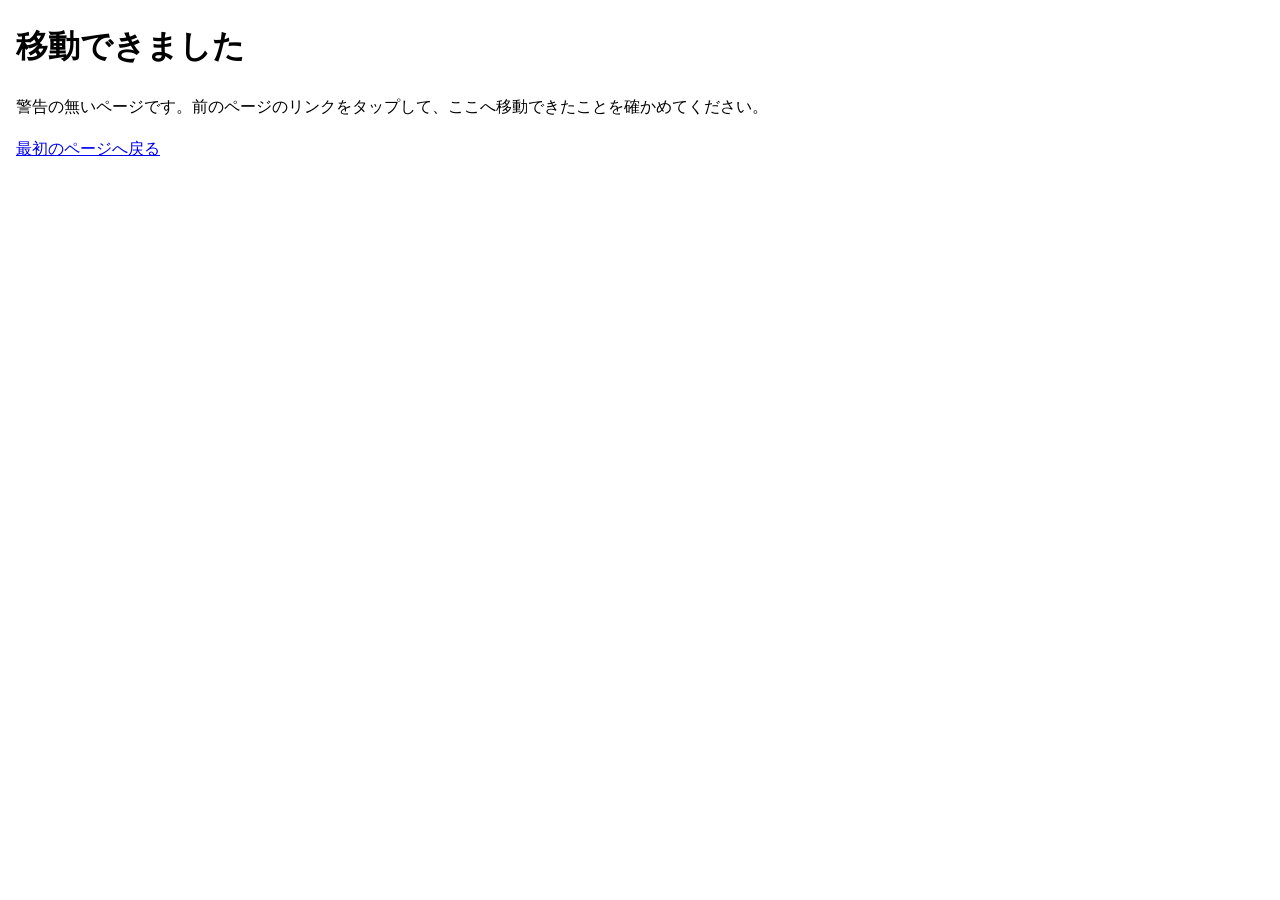
<file: tools/verification/scareware-page/safe.html>
<!doctype html>
<!--
  みみづくの実機確認用のテストページ（警告の文言が無いページ。BL-073）。
  index.html のリンクの遷移先。T11 でここへ移動できれば、バナーがタップを吸収していない。
  照合語を含まないことは ScarewarePageTest で確かめている。
-->
<html lang="ja">
<head>
<meta charset="utf-8">
<meta name="viewport" content="width=device-width, initial-scale=1">
<title>みみづく 確認用ページ（警告なし）</title>
<style>
  body { font-family: sans-serif; margin: 16px; line-height: 1.6; }
</style>
</head>
<body>
<h1>移動できました</h1>
<p>警告の無いページです。前のページのリンクをタップして、ここへ移動できたことを確かめてください。</p>
<p><a href="index.html">最初のページへ戻る</a></p>
</body>
</html>
</file>
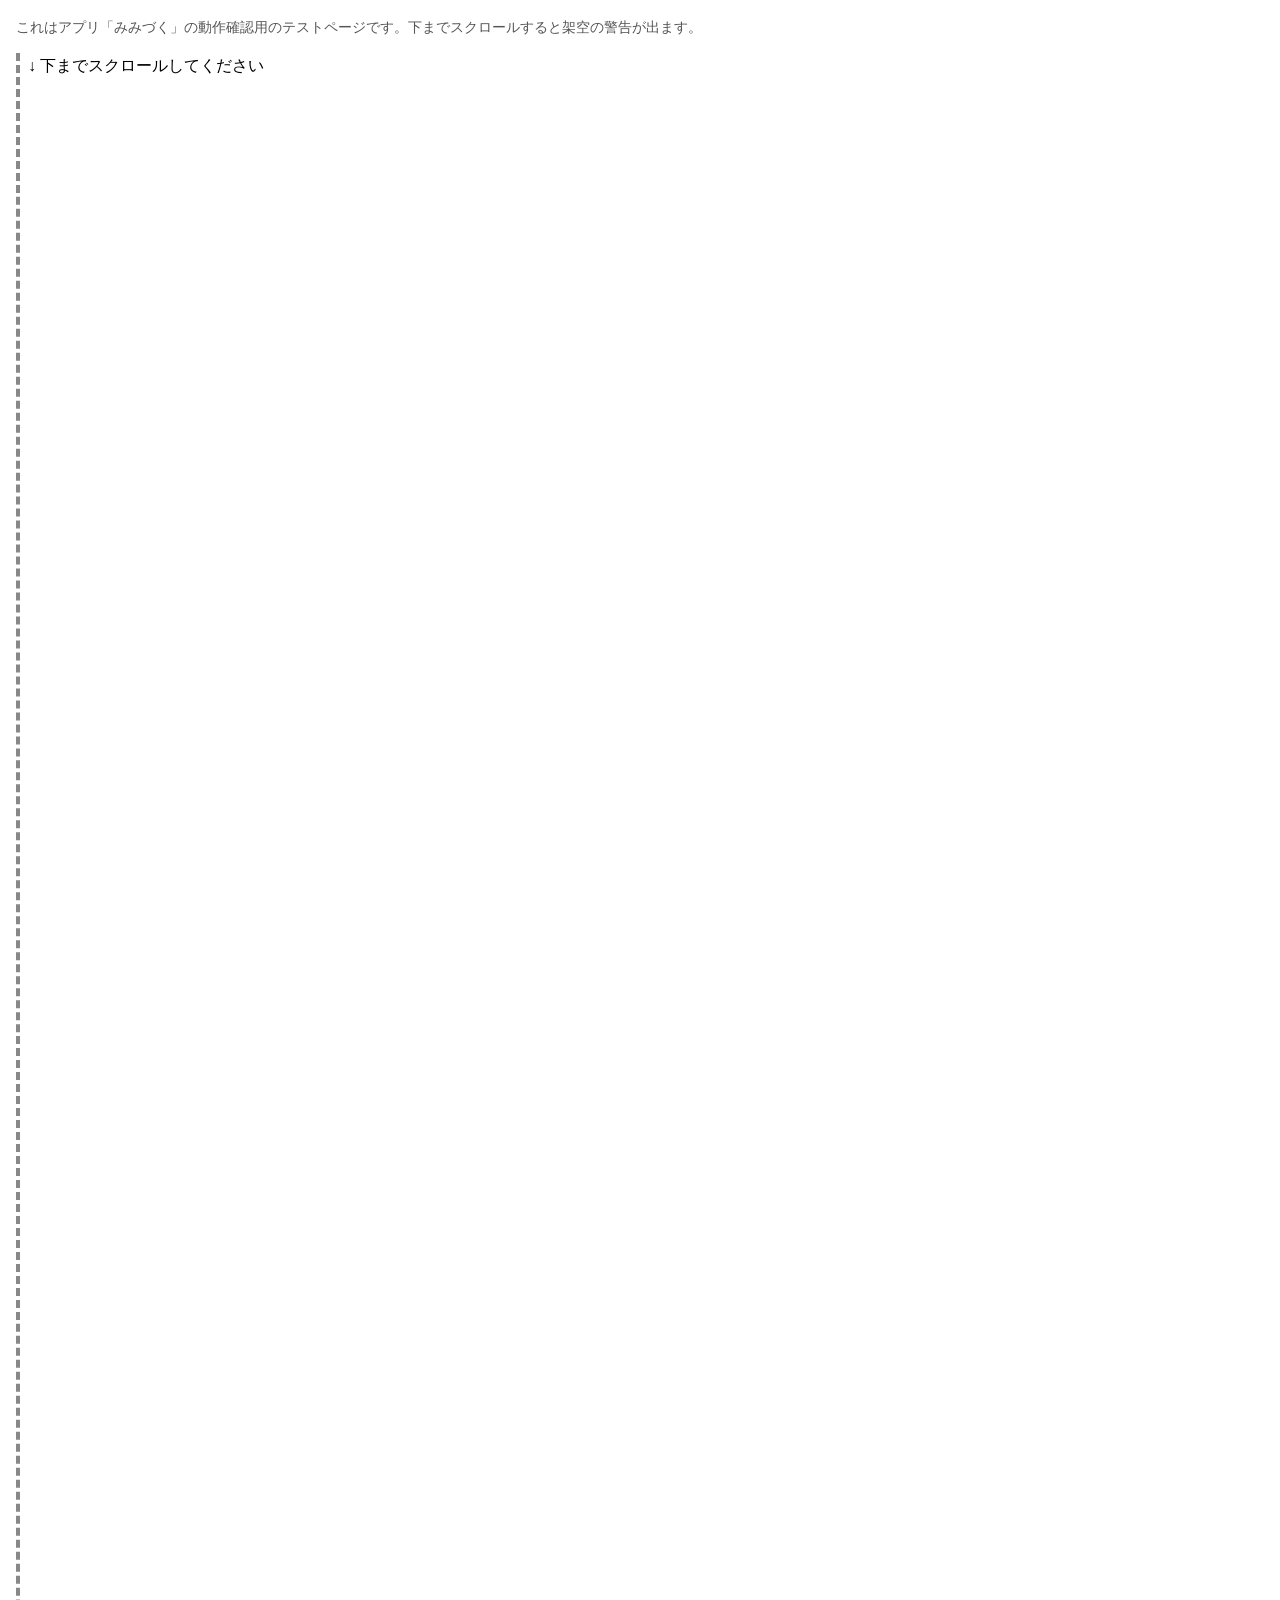
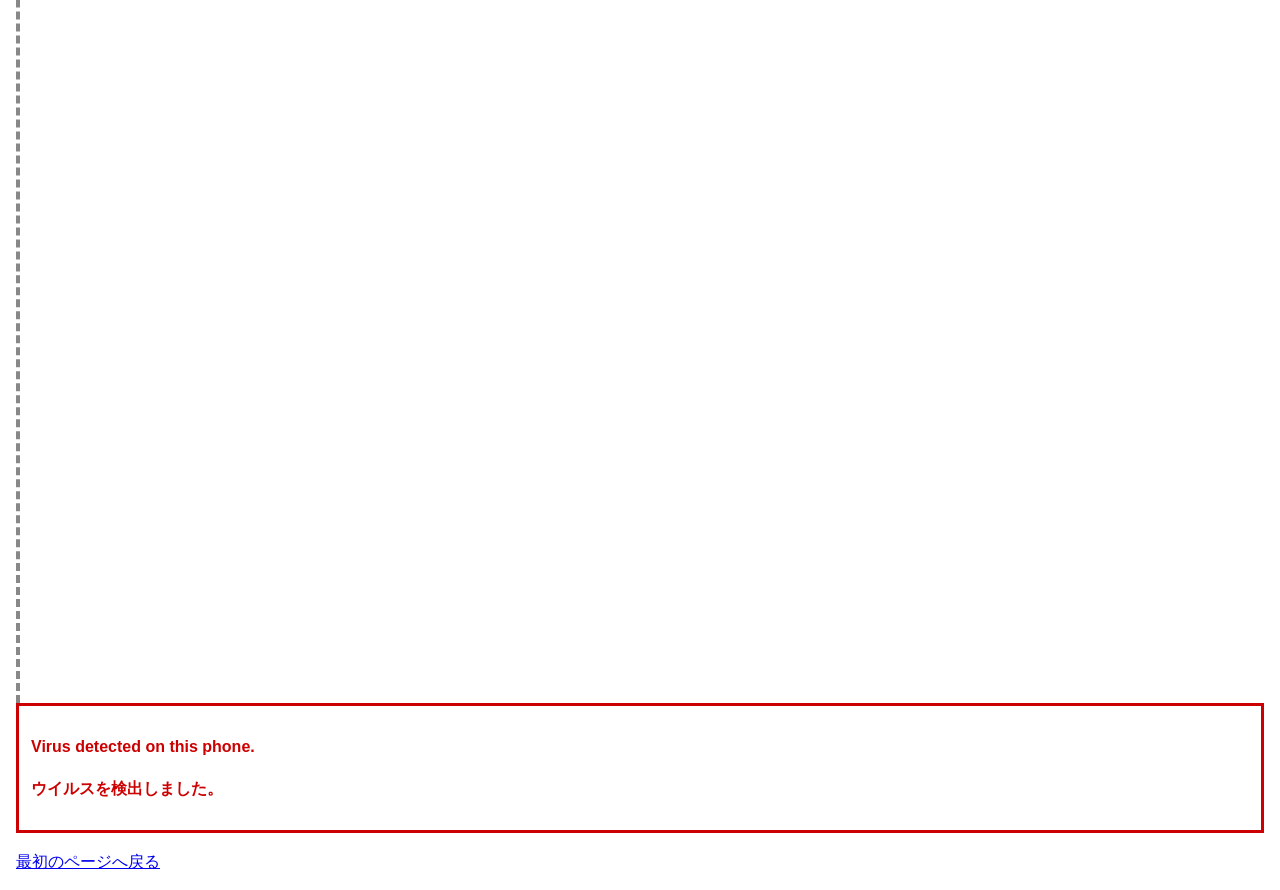
<file: tools/verification/scareware-page/scroll.html>
<!doctype html>
<!--
  みみづくの実機確認用のテストページ（スクロールで警告の文言が出る版。BL-073）。
  読み込み直後の画面には照合語が無く、下までスクロールした時点で <template> の中身を本文へ差し込む。
  読み込み直後には警告が出ず、スクロール後（画面の内容が変わったとき）に出ることを確かめる。
  注意事項は index.html の冒頭と同じ（架空の文言・外部へ通信しない・APK に入らない）。
-->
<html lang="ja">
<head>
<meta charset="utf-8">
<meta name="viewport" content="width=device-width, initial-scale=1">
<title>みみづく 確認用ページ（スクロールで表示）</title>
<style>
  body { font-family: sans-serif; margin: 16px; line-height: 1.6; }
  .spacer { height: 250vh; border-left: 4px dashed #888; padding-left: 8px; }
  .alert { border: 3px solid #c00; padding: 12px; color: #c00; font-weight: bold; }
  .note { color: #555; font-size: 0.9em; }
</style>
</head>
<body>
<p class="note">これはアプリ「みみづく」の動作確認用のテストページです。下までスクロールすると架空の警告が出ます。</p>
<div class="spacer">↓ 下までスクロールしてください</div>
<div id="late-slot"></div>
<template id="late">
  <div class="alert">
    <p>Virus detected on this phone.</p>
    <p>ウイルスを検出しました。</p>
  </div>
</template>
<p><a href="index.html">最初のページへ戻る</a></p>
<script>
  // 下端付近まで来たら1回だけ差し込む（外部への通信はしない）
  window.addEventListener("scroll", function onScroll() {
    if (window.innerHeight + window.scrollY < document.body.scrollHeight - 200) return;
    var slot = document.getElementById("late-slot");
    slot.appendChild(document.getElementById("late").content.cloneNode(true));
    window.removeEventListener("scroll", onScroll);
  });
</script>
</body>
</html>
</file>
<file: style.css>
/* みみづく紹介ページの共通スタイル。外部フォント・外部スクリプトは読み込まない。
   色はアプリのアイコン（紺の背景・茶色のみみづく・琥珀色のくちばし）から取っている。
   ライト／ダークは閲覧者の OS の設定に従う。 */
:root {
  --accent: #1e3a5f;
  --accent-strong: #1e3a5f;
  --on-accent: #ffffff;
  --amber: #ffa000;
  --amber-soft: #fff1cf;
  --bg: #f6f8fb;
  --bg-alt: #e9eef5;
  --surface: #ffffff;
  --text: #1f2a3a;
  --muted: #566274;
  --border: #d5dde8;
  --link: #1e5fa8;
  --shadow: 0 8px 24px rgba(30, 58, 95, 0.12);
  --radius: 20px;
  --max: 960px;
  --font: system-ui, -apple-system, "Segoe UI", "Hiragino Sans", "Noto Sans JP", "Yu Gothic UI", sans-serif;
  color-scheme: light dark;
}
@media (prefers-color-scheme: dark) {
  :root {
    --accent: #ffb938;
    --accent-strong: #ffd27a;
    --on-accent: #14233a;
    --amber-soft: #3a2f14;
    --bg: #0f1a2b;
    --bg-alt: #16263d;
    --surface: #1a2c47;
    --text: #e8eef7;
    --muted: #a9b6c9;
    --border: #2b4064;
    --link: #8ec1ff;
    --shadow: 0 8px 24px rgba(0, 0, 0, 0.4);
  }
}

*, *::before, *::after { box-sizing: border-box; }
html { scroll-behavior: smooth; }
body { margin: 0; background: var(--bg); color: var(--text); font-family: var(--font); line-height: 1.85; }
a { color: var(--link); }
img, svg { max-width: 100%; height: auto; }
.container { width: min(100% - 32px, var(--max)); margin-inline: auto; }

.site-header { background: var(--bg); border-bottom: 1px solid var(--border); position: sticky; top: 0; z-index: 10; }
.site-header .container { display: flex; align-items: center; gap: 16px; min-height: 60px; }
.brand { display: flex; align-items: center; gap: 10px; font-weight: 800; font-size: 1.1rem; color: var(--text); text-decoration: none; }
.brand img { width: 34px; height: 34px; border-radius: 9px; }
.nav { margin-left: auto; display: flex; gap: 4px; flex-wrap: wrap; }
.nav a { font-size: 0.9rem; font-weight: 700; text-decoration: none; padding: 4px 12px; border-radius: 999px; color: var(--text); }
.nav a:hover { background: var(--bg-alt); }

.hero { padding: 48px 0 56px; background: linear-gradient(180deg, var(--bg-alt) 0%, var(--bg) 100%); }
.hero-grid { display: grid; grid-template-columns: minmax(0, 1fr) 220px; gap: 32px; align-items: center; }
.eyebrow { display: inline-block; font-size: 0.85rem; font-weight: 800; color: var(--accent-strong); background: var(--amber-soft); border-radius: 999px; padding: 2px 14px; }
.hero h1 { font-size: clamp(1.9rem, 5.5vw, 2.9rem); line-height: 1.4; margin: 16px 0; }
.hero h1 em { font-style: normal; background: linear-gradient(transparent 62%, var(--amber-soft) 62%); }
.lead { font-size: 1.05rem; color: var(--muted); max-width: 36em; }
.hero-icon { justify-self: center; width: 200px; height: 200px; border-radius: 44px; box-shadow: var(--shadow); }
.actions { display: flex; flex-wrap: wrap; gap: 12px; margin: 24px 0 12px; }
.button { display: inline-block; padding: 10px 22px; border: 2px solid var(--border); border-radius: 999px; background: var(--surface); color: var(--text); text-decoration: none; font-weight: 700; }
.button.primary { background: var(--accent); border-color: var(--accent); color: var(--on-accent); box-shadow: var(--shadow); }
.meta { font-size: 0.85rem; color: var(--muted); }
.chips { display: flex; flex-wrap: wrap; gap: 8px; margin: 16px 0 0; padding: 0; list-style: none; }
.chips li { font-size: 0.85rem; font-weight: 700; padding: 2px 14px; border-radius: 999px; background: var(--surface); border: 1px solid var(--border); }

section { padding: 44px 0; }
h2 { font-size: 1.6rem; margin: 0 0 8px; text-align: center; }
h2::after { content: ""; display: block; width: 48px; height: 5px; margin: 10px auto 0; border-radius: 999px; background: var(--amber); }
.section-lead { color: var(--muted); margin: 12px auto 28px; text-align: center; max-width: 38em; }

.scenes, .features, .steps { list-style: none; margin: 0; padding: 0; display: grid; gap: 16px; grid-template-columns: repeat(3, minmax(0, 1fr)); }
.steps { counter-reset: step; margin-top: 24px; }
.card, .scene, .steps li { background: var(--surface); border: 1px solid var(--border); border-radius: var(--radius); padding: 20px; height: 100%; }
.scene q { display: block; font-weight: 800; margin-bottom: 8px; quotes: "「" "」"; }
.scene p, .card p, .steps p { margin: 0; color: var(--muted); font-size: 0.93rem; line-height: 1.75; }
.card h3, .steps h3 { margin: 6px 0 8px; font-size: 1.05rem; line-height: 1.5; }
.tag { display: inline-block; font-size: 0.75rem; font-weight: 800; color: var(--accent-strong); background: var(--amber-soft); border-radius: 999px; padding: 0 12px; }
.steps li::before { counter-increment: step; content: counter(step); display: inline-block; width: 28px; height: 28px; line-height: 28px; text-align: center; border-radius: 50%; background: var(--accent); color: var(--on-accent); font-weight: 800; }

.alt { background: var(--bg-alt); }
.diagram { display: block; margin: 0 auto; width: min(100%, 720px); background: #ffffff; border: 1px solid var(--border); border-radius: var(--radius); padding: 12px; }

/* 画面ギャラリー: 同じ縦横比の実機スクリーンショットをそろえて並べる（幅 540px の画像を 2 倍の解像度として使う） */
.gallery { display: grid; grid-template-columns: repeat(3, minmax(0, 190px)); justify-content: center; gap: 20px; margin: 0; padding: 0; list-style: none; }
.gallery li { text-align: center; color: var(--muted); font-size: 0.85rem; font-weight: 700; }
.shot { display: block; width: 100%; height: auto; border: 5px solid var(--surface); border-radius: 24px; box-shadow: var(--shadow); margin-bottom: 8px; }

.table-wrap { overflow-x: auto; }
table { border-collapse: collapse; width: 100%; background: var(--surface); font-size: 0.92rem; }
th, td { border: 1px solid var(--border); padding: 10px 12px; text-align: left; vertical-align: top; line-height: 1.6; }
th { background: var(--bg-alt); }

.relief-list { list-style: none; margin: 0 auto; padding: 0; display: grid; grid-template-columns: repeat(2, minmax(0, 1fr)); gap: 12px 20px; max-width: 760px; }
.relief-list li { background: var(--surface); border: 1px solid var(--border); border-radius: 16px; padding: 12px 16px 12px 46px; position: relative; font-weight: 700; }
.relief-list li::before { content: "✓"; position: absolute; left: 14px; top: 12px; width: 22px; height: 22px; line-height: 22px; text-align: center; border-radius: 50%; background: var(--amber); color: #14233a; font-size: 0.9rem; }
.relief-list small { display: block; font-weight: 400; color: var(--muted); line-height: 1.6; }
.note { max-width: 760px; margin: 20px auto 0; font-size: 0.9rem; color: var(--muted); }
ul.note { padding-left: 1.4em; }
.note li { margin-bottom: 4px; }

.closing { text-align: center; }
.closing-box { background: var(--bg-alt); border-radius: 32px; padding: 36px 20px; }
.closing-box h2::after { display: none; }
.closing-box .actions { justify-content: center; }

.site-footer { padding: 24px 0 40px; color: var(--muted); font-size: 0.9rem; text-align: center; }
.site-footer a { margin: 0 8px; }

@media (max-width: 800px) {
  .scenes, .features, .steps { grid-template-columns: minmax(0, 1fr); }
  .hero-grid { grid-template-columns: minmax(0, 1fr); }
  .hero-icon { width: 140px; height: 140px; border-radius: 32px; order: -1; justify-self: start; }
  .relief-list { grid-template-columns: minmax(0, 1fr); }
  .gallery { grid-template-columns: repeat(2, minmax(0, 170px)); gap: 16px 12px; }
  .nav a { padding: 4px 8px; }
}
@media (prefers-reduced-motion: reduce) { html { scroll-behavior: auto; } }
</file>
<file: site/style.css>
/* みみづく紹介ページの共通スタイル。外部フォント・外部スクリプトは読み込まない。
   色はアプリのアイコン（紺の背景・茶色のみみづく・琥珀色のくちばし）から取っている。
   ライト／ダークは閲覧者の OS の設定に従う。 */
:root {
  --accent: #1e3a5f;
  --accent-strong: #1e3a5f;
  --on-accent: #ffffff;
  --amber: #ffa000;
  --amber-soft: #fff1cf;
  --bg: #f6f8fb;
  --bg-alt: #e9eef5;
  --surface: #ffffff;
  --text: #1f2a3a;
  --muted: #566274;
  --border: #d5dde8;
  --link: #1e5fa8;
  --shadow: 0 8px 24px rgba(30, 58, 95, 0.12);
  --radius: 20px;
  --max: 960px;
  --font: system-ui, -apple-system, "Segoe UI", "Hiragino Sans", "Noto Sans JP", "Yu Gothic UI", sans-serif;
  color-scheme: light dark;
}
@media (prefers-color-scheme: dark) {
  :root {
    --accent: #ffb938;
    --accent-strong: #ffd27a;
    --on-accent: #14233a;
    --amber-soft: #3a2f14;
    --bg: #0f1a2b;
    --bg-alt: #16263d;
    --surface: #1a2c47;
    --text: #e8eef7;
    --muted: #a9b6c9;
    --border: #2b4064;
    --link: #8ec1ff;
    --shadow: 0 8px 24px rgba(0, 0, 0, 0.4);
  }
}

*, *::before, *::after { box-sizing: border-box; }
html { scroll-behavior: smooth; }
body { margin: 0; background: var(--bg); color: var(--text); font-family: var(--font); line-height: 1.85; }
a { color: var(--link); }
img, svg { max-width: 100%; height: auto; }
.container { width: min(100% - 32px, var(--max)); margin-inline: auto; }

.site-header { background: var(--bg); border-bottom: 1px solid var(--border); position: sticky; top: 0; z-index: 10; }
.site-header .container { display: flex; align-items: center; gap: 16px; min-height: 60px; }
.brand { display: flex; align-items: center; gap: 10px; font-weight: 800; font-size: 1.1rem; color: var(--text); text-decoration: none; }
.brand img { width: 34px; height: 34px; border-radius: 9px; }
.nav { margin-left: auto; display: flex; gap: 4px; flex-wrap: wrap; }
.nav a { font-size: 0.9rem; font-weight: 700; text-decoration: none; padding: 4px 12px; border-radius: 999px; color: var(--text); }
.nav a:hover { background: var(--bg-alt); }

.hero { padding: 48px 0 56px; background: linear-gradient(180deg, var(--bg-alt) 0%, var(--bg) 100%); }
.hero-grid { display: grid; grid-template-columns: minmax(0, 1fr) 220px; gap: 32px; align-items: center; }
.eyebrow { display: inline-block; font-size: 0.85rem; font-weight: 800; color: var(--accent-strong); background: var(--amber-soft); border-radius: 999px; padding: 2px 14px; }
.hero h1 { font-size: clamp(1.9rem, 5.5vw, 2.9rem); line-height: 1.4; margin: 16px 0; }
.hero h1 em { font-style: normal; background: linear-gradient(transparent 62%, var(--amber-soft) 62%); }
.lead { font-size: 1.05rem; color: var(--muted); max-width: 36em; }
.hero-icon { justify-self: center; width: 200px; height: 200px; border-radius: 44px; box-shadow: var(--shadow); }
.actions { display: flex; flex-wrap: wrap; gap: 12px; margin: 24px 0 12px; }
.button { display: inline-block; padding: 10px 22px; border: 2px solid var(--border); border-radius: 999px; background: var(--surface); color: var(--text); text-decoration: none; font-weight: 700; }
.button.primary { background: var(--accent); border-color: var(--accent); color: var(--on-accent); box-shadow: var(--shadow); }
.meta { font-size: 0.85rem; color: var(--muted); }
.chips { display: flex; flex-wrap: wrap; gap: 8px; margin: 16px 0 0; padding: 0; list-style: none; }
.chips li { font-size: 0.85rem; font-weight: 700; padding: 2px 14px; border-radius: 999px; background: var(--surface); border: 1px solid var(--border); }

section { padding: 44px 0; }
h2 { font-size: 1.6rem; margin: 0 0 8px; text-align: center; }
h2::after { content: ""; display: block; width: 48px; height: 5px; margin: 10px auto 0; border-radius: 999px; background: var(--amber); }
.section-lead { color: var(--muted); margin: 12px auto 28px; text-align: center; max-width: 38em; }

.scenes, .features, .steps { list-style: none; margin: 0; padding: 0; display: grid; gap: 16px; grid-template-columns: repeat(3, minmax(0, 1fr)); }
.steps { counter-reset: step; margin-top: 24px; }
.card, .scene, .steps li { background: var(--surface); border: 1px solid var(--border); border-radius: var(--radius); padding: 20px; height: 100%; }
.scene q { display: block; font-weight: 800; margin-bottom: 8px; quotes: "「" "」"; }
.scene p, .card p, .steps p { margin: 0; color: var(--muted); font-size: 0.93rem; line-height: 1.75; }
.card h3, .steps h3 { margin: 6px 0 8px; font-size: 1.05rem; line-height: 1.5; }
.tag { display: inline-block; font-size: 0.75rem; font-weight: 800; color: var(--accent-strong); background: var(--amber-soft); border-radius: 999px; padding: 0 12px; }
.steps li::before { counter-increment: step; content: counter(step); display: inline-block; width: 28px; height: 28px; line-height: 28px; text-align: center; border-radius: 50%; background: var(--accent); color: var(--on-accent); font-weight: 800; }

.alt { background: var(--bg-alt); }
.diagram { display: block; margin: 0 auto; width: min(100%, 720px); background: #ffffff; border: 1px solid var(--border); border-radius: var(--radius); padding: 12px; }

/* 画面ギャラリー: 同じ縦横比の実機スクリーンショットをそろえて並べる（幅 540px の画像を 2 倍の解像度として使う） */
.gallery { display: grid; grid-template-columns: repeat(3, minmax(0, 190px)); justify-content: center; gap: 20px; margin: 0; padding: 0; list-style: none; }
.gallery li { text-align: center; color: var(--muted); font-size: 0.85rem; font-weight: 700; }
.shot { display: block; width: 100%; height: auto; border: 5px solid var(--surface); border-radius: 24px; box-shadow: var(--shadow); margin-bottom: 8px; }

.table-wrap { overflow-x: auto; }
table { border-collapse: collapse; width: 100%; background: var(--surface); font-size: 0.92rem; }
th, td { border: 1px solid var(--border); padding: 10px 12px; text-align: left; vertical-align: top; line-height: 1.6; }
th { background: var(--bg-alt); }

.relief-list { list-style: none; margin: 0 auto; padding: 0; display: grid; grid-template-columns: repeat(2, minmax(0, 1fr)); gap: 12px 20px; max-width: 760px; }
.relief-list li { background: var(--surface); border: 1px solid var(--border); border-radius: 16px; padding: 12px 16px 12px 46px; position: relative; font-weight: 700; }
.relief-list li::before { content: "✓"; position: absolute; left: 14px; top: 12px; width: 22px; height: 22px; line-height: 22px; text-align: center; border-radius: 50%; background: var(--amber); color: #14233a; font-size: 0.9rem; }
.relief-list small { display: block; font-weight: 400; color: var(--muted); line-height: 1.6; }
.note { max-width: 760px; margin: 20px auto 0; font-size: 0.9rem; color: var(--muted); }
ul.note { padding-left: 1.4em; }
.note li { margin-bottom: 4px; }

.closing { text-align: center; }
.closing-box { background: var(--bg-alt); border-radius: 32px; padding: 36px 20px; }
.closing-box h2::after { display: none; }
.closing-box .actions { justify-content: center; }

.site-footer { padding: 24px 0 40px; color: var(--muted); font-size: 0.9rem; text-align: center; }
.site-footer a { margin: 0 8px; }

@media (max-width: 800px) {
  .scenes, .features, .steps { grid-template-columns: minmax(0, 1fr); }
  .hero-grid { grid-template-columns: minmax(0, 1fr); }
  .hero-icon { width: 140px; height: 140px; border-radius: 32px; order: -1; justify-self: start; }
  .relief-list { grid-template-columns: minmax(0, 1fr); }
  .gallery { grid-template-columns: repeat(2, minmax(0, 170px)); gap: 16px 12px; }
  .nav a { padding: 4px 8px; }
}
@media (prefers-reduced-motion: reduce) { html { scroll-behavior: auto; } }
</file>
